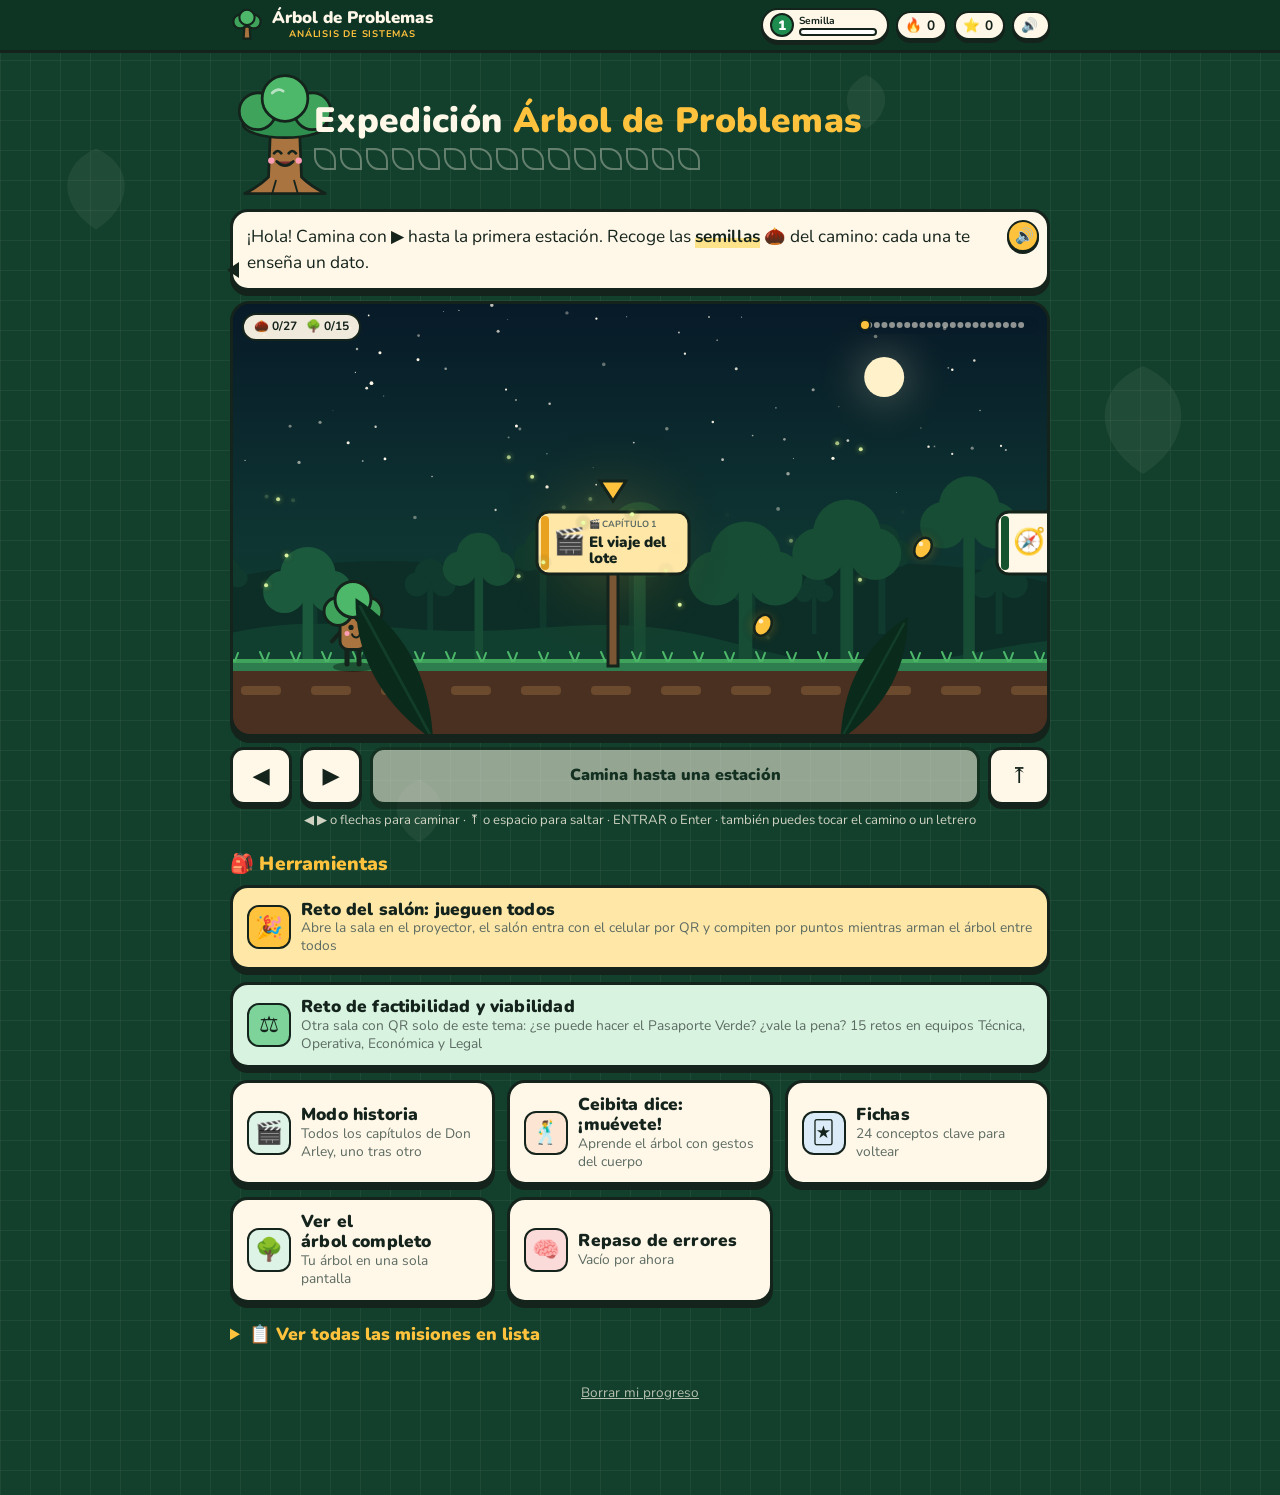
<file: index.html>
<!doctype html>
<html lang="es">
<head>
<meta charset="utf-8">
<link rel="icon" href="favicon.svg" type="image/svg+xml">
<link rel="stylesheet" href="diagramas.css">
<link rel="stylesheet" href="factibilidad.css">
<meta name="viewport" content="width=device-width, initial-scale=1, viewport-fit=cover">
<meta name="description" content="Expedición Árbol de Problemas: un juego para entender el árbol de problemas del Pasaporte Verde del Predio Amazónico por actores, datos, procesos y control.">
<meta name="theme-color" content="#0E3424">
<title>Árbol de Problemas · Expedición</title>
<link rel="preconnect" href="https://fonts.googleapis.com">
<link rel="preconnect" href="https://fonts.gstatic.com" crossorigin>
<link rel="stylesheet" href="https://fonts.googleapis.com/css2?family=Nunito:ital,wght@0,400;0,600;0,700;0,800;0,900;1,400&display=swap">
<style>
/* Mundo: selva amazónica de noche. Todo lo que tocas es una "calcomanía" crema con borde de tinta y sombra dura.
   Los 4 componentes del sistema tienen color fijo en todo el juego: Actores verde, Datos azul, Procesos naranja, Control dorado. */
:root{
  --night:#12402C; --night2:#0E3424; --grid:rgba(255,247,232,.05);
  --paper:#FFF7E8; --paper2:#F3E8CF; --ink:#14231B; --muted:#5C6B62; --cream:#FFF7E8;
  --act:#1E8C4E; --act-bg:#DDF3E5; --dat:#2B7BB9; --dat-bg:#DCEBF8; --pro:#D0661C; --pro-bg:#FCE6D3; --con:#B88600; --con-bg:#FBF0C8;
  --efe:#E9A21F; --efe-bg:#FDF1D3; --env:#7C8A82; --env-bg:#ECEFED; --trunk:#14532D;
  --ok:#1C9A52; --ok-bg:#D8F2E2; --bad:#DA3832; --bad-bg:#FBDBDA; --gold:#FFC23D; --pink:#FF9DB5;
  --display:"Nunito",system-ui,sans-serif;
  --body:"Nunito",system-ui,-apple-system,"Segoe UI",sans-serif;
  --mono:"Nunito",system-ui,sans-serif;
  color-scheme:light;
}
*{box-sizing:border-box}
html,body{margin:0}
html{background:var(--night)}
body{background:var(--night);color:var(--cream);font-family:var(--body);font-size:17px;line-height:1.5;min-height:100vh;overflow-x:hidden;
  background-image:linear-gradient(var(--grid) 1px,transparent 1px),linear-gradient(90deg,var(--grid) 1px,transparent 1px);background-size:30px 30px}
[hidden]{display:none!important}
h1,h2,h3{font-family:var(--display);font-weight:900;letter-spacing:.01em;line-height:1.15;margin:0;text-wrap:balance}
p{margin:0}
b,strong{font-weight:700}
button{font:inherit;color:inherit}
:focus-visible{outline:3px solid var(--gold);outline-offset:3px;border-radius:8px}
.gut{padding-left:max(16px,env(safe-area-inset-left,0px));padding-right:max(16px,env(safe-area-inset-right,0px))}
.wrap{max-width:820px;margin:0 auto}
.muted{color:var(--muted)}
.center{text-align:center}

/* hojas de fondo */
.bg{position:fixed;inset:0;z-index:0;pointer-events:none;overflow:hidden}
.bg svg{position:absolute;fill:var(--cream);opacity:.06;animation:drift 28s ease-in-out infinite}
@keyframes drift{50%{transform:translateY(-30px) rotate(18deg)}}

/* calcomanías */
.paper{background:var(--paper);color:var(--ink);border:3px solid var(--ink);border-radius:20px;box-shadow:0 6px 0 var(--ink);padding:18px}
.btn{font-family:var(--display);font-weight:900;font-size:1.15rem;letter-spacing:.02em;background:var(--gold);color:var(--ink);border:3px solid var(--ink);border-radius:14px;padding:11px 20px;box-shadow:0 5px 0 var(--ink);cursor:pointer;transition:transform .08s,box-shadow .08s,filter .15s;display:inline-flex;align-items:center;gap:8px;justify-content:center;text-decoration:none}
.btn:hover:not(:disabled){filter:brightness(1.06)}
.btn:active:not(:disabled){transform:translateY(4px);box-shadow:0 1px 0 var(--ink)}
.btn.ghost{background:var(--paper)}
.btn.green{background:#7ED39A}
.btn.small{font-size:.95rem;padding:6px 12px;box-shadow:0 3px 0 var(--ink);border-radius:11px}
.btn.small:active:not(:disabled){transform:translateY(2px);box-shadow:0 1px 0 var(--ink)}
.btn:disabled{opacity:.45;cursor:default}
.eyebrow{font:700 .72rem var(--mono);letter-spacing:.1em;text-transform:uppercase}

/* HUD */
.hud{position:sticky;top:0;z-index:15;background:var(--night2);border-bottom:3px solid var(--ink);padding-top:env(safe-area-inset-top,0px)}
.hin{max-width:820px;margin:0 auto;display:flex;align-items:center;gap:7px;flex-wrap:wrap;padding-block:8px}
.logo{display:flex;align-items:center;gap:8px;background:none;border:0;cursor:pointer;padding:0;margin-right:auto;color:var(--cream)}
.logo svg{width:34px;height:34px}
.logo .lt{font-family:var(--display);font-weight:900;font-size:1.05rem;line-height:1}
.logo .lt small{display:block;font:700 .6rem var(--mono);letter-spacing:.08em;color:var(--gold)}
.chip{display:inline-flex;align-items:center;gap:5px;background:var(--paper);color:var(--ink);border:2.5px solid var(--ink);border-radius:999px;padding:3px 10px 3px 7px;font:700 .85rem var(--mono);font-variant-numeric:tabular-nums;white-space:nowrap;box-shadow:0 3px 0 var(--ink)}
button.chip{cursor:pointer}
button.chip:active{transform:translateY(2px);box-shadow:0 1px 0 var(--ink)}
.lvl .badge{width:24px;height:24px;border-radius:50%;background:var(--act);color:#fff;border:2.5px solid var(--ink);display:grid;place-items:center;font-family:var(--display);font-weight:900;font-size:.85rem}
.lvl .info{display:grid;line-height:1.1}
.lvl .rank{font:700 .64rem var(--body);max-width:96px;white-space:nowrap;overflow:hidden;text-overflow:ellipsis}
.xpbar{width:78px;height:8px;border:2px solid var(--ink);border-radius:99px;background:#fff;overflow:hidden}
.xpbar i{display:block;height:100%;background:var(--act);transition:width .5s}
.flame.hot{background:#FFD9B8}
.flame.hot .fi{display:inline-block;animation:flick .5s ease-in-out infinite alternate}
@keyframes flick{to{transform:scale(1.18) rotate(-6deg)}}
.chip.run{background:#CDEFD8}
.chip.brk{background:#FFE0EA}

main{position:relative;z-index:1;padding-top:18px;padding-bottom:90px}

/* Ceibita y burbuja */
.talk{display:grid;grid-template-columns:96px 1fr;gap:10px;align-items:end;margin-bottom:14px}
.ceiba{width:96px;height:112px;overflow:visible}
.ceiba .crown{transform-origin:60px 60px;animation:sway 4s ease-in-out infinite}
@keyframes sway{50%{transform:rotate(-3deg)}}
.bubble{position:relative;background:var(--paper);color:var(--ink);border:3px solid var(--ink);border-radius:18px 18px 18px 4px;box-shadow:0 5px 0 var(--ink);padding:12px 46px 12px 14px;font-size:1.08rem;min-height:56px}
.bubble::before{content:"";position:absolute;left:-14px;bottom:10px;border:8px solid transparent;border-right:12px solid var(--ink)}
.bubble b{background:linear-gradient(transparent 55%,#FFE38A 55%)}
.spk{position:absolute;right:8px;top:8px;width:32px;height:32px;border-radius:50%;border:2.5px solid var(--ink);background:var(--gold);cursor:pointer;display:grid;place-items:center;font-size:.95rem;box-shadow:0 2px 0 var(--ink)}
.w{opacity:0;animation:win .3s forwards}
@keyframes win{to{opacity:1}}

.card{margin-bottom:16px}
.card h3{font-size:1.3rem;margin-bottom:8px}
.card p+p{margin-top:8px}
.pop{animation:pop .35s cubic-bezier(.2,1.4,.4,1)}
@keyframes pop{from{transform:scale(.94);opacity:0}}
.act{display:flex;gap:10px;justify-content:center;flex-wrap:wrap;margin-top:6px}

/* piezas de contenido */
.big{font-family:var(--display);font-weight:900;font-size:1.3rem;line-height:1.25;color:var(--trunk)}
.quote{border-left:6px solid var(--gold);background:#FFF1C9;padding:10px 12px;border-radius:0 12px 12px 0;font-weight:700}
.trunkbox{background:var(--trunk);color:#fff;border:3px solid var(--ink);outline:3px solid var(--gold);outline-offset:-7px;border-radius:14px;padding:14px 16px;font-family:var(--display);font-weight:900;font-size:1.15rem;line-height:1.3}
.rows{display:grid;gap:6px}
.rows .r{display:grid;grid-template-columns:minmax(110px,32%) 1fr;gap:10px;padding:8px 10px;border-radius:10px;background:#fff;border:2px solid #E3D9C2;font-size:.97rem}
.rows .r b{color:var(--ink)}
.rows .r.c-act{border-left:7px solid var(--act)} .rows .r.c-dat{border-left:7px solid var(--dat)} .rows .r.c-pro{border-left:7px solid var(--pro)} .rows .r.c-con{border-left:7px solid var(--con)} .rows .r.c-efe{border-left:7px solid var(--efe)} .rows .r.c-env{border-left:7px solid var(--env)} .rows .r.c-trk{border-left:7px solid var(--trunk)}
.rows .r.hl{background:#FFF1C9;border-color:var(--gold)}
.li{margin:4px 0 0;padding-left:20px}
.li li{margin:3px 0}
.flow{display:flex;flex-wrap:wrap;align-items:center;gap:6px;margin:6px 0}
.flow span{background:#fff;border:2.5px solid var(--ink);border-radius:10px;padding:5px 9px;font-weight:700;font-size:.92rem}
.flow span:last-child{background:var(--act);color:#fff}
.flow.plain span:last-child{background:#fff;color:var(--ink)}
.flow i{font-style:normal;font-weight:700;color:var(--muted)}
.cmp{display:grid;grid-template-columns:repeat(2,1fr);gap:8px}
@media(min-width:640px){.cmp{grid-template-columns:repeat(4,1fr)}}
.cmp div{border-radius:12px;padding:9px 10px;border:2.5px solid var(--ink);font-size:.92rem;line-height:1.3}
.cmp div b{display:block;font-family:var(--display);font-weight:900;font-size:1.05rem;color:#fff;margin:-9px -10px 6px;padding:5px 10px;border-radius:9px 9px 0 0}
.k-act{background:var(--act-bg)} .k-act b{background:var(--act)}
.k-dat{background:var(--dat-bg)} .k-dat b{background:var(--dat)}
.k-pro{background:var(--pro-bg)} .k-pro b{background:var(--pro)}
.k-con{background:var(--con-bg)} .k-con b{background:var(--con)}
.tag{display:inline-block;color:#fff;border-radius:7px;padding:0 7px;font-weight:700;font-size:.9em}
.t-act{background:var(--act)} .t-dat{background:var(--dat)} .t-pro{background:var(--pro)} .t-con{background:var(--con)} .t-efe{background:var(--efe);color:var(--ink)} .t-env{background:var(--env)}
.two{display:grid;grid-template-columns:1fr 1fr;gap:8px}
.two>div{border:2.5px solid var(--ink);border-radius:12px;padding:9px 10px;font-size:.93rem}
.two .yes{background:var(--ok-bg)} .two .no{background:#EEE7F6}
.howto{display:grid;gap:8px;margin:6px 0 10px}
.howto div{display:flex;gap:10px;align-items:center;background:#fff;border:2px solid #E3D9C2;border-radius:12px;padding:8px 10px}
.howto div b{flex:none;width:30px;height:30px;border-radius:50%;background:var(--gold);border:2.5px solid var(--ink);display:grid;place-items:center;font-family:var(--display);font-weight:900}
.treepic{display:grid;gap:6px;text-align:center;font-weight:700}
.treepic div{border:2.5px solid var(--ink);border-radius:12px;padding:8px}
.tp-copa{background:var(--efe-bg)} .tp-tronco{background:var(--trunk);color:#fff} .tp-raiz{background:var(--act-bg)} .tp-suelo{background:var(--env-bg);border-style:dashed!important}
.treepic small{display:block;font-weight:400}
.dik{display:flex;gap:6px;align-items:center;flex-wrap:wrap}
.dik span{flex:1;min-width:100px;text-align:center;border:2.5px solid var(--dat);border-radius:10px;padding:7px;background:var(--dat-bg);font-weight:700;font-size:.92rem}
.dik span.x{border-color:var(--bad);border-style:dashed;background:#fff;color:var(--bad)}
.dik i{font-style:normal;font-weight:700}
.eps{display:grid;grid-template-columns:1fr auto 1fr auto 1fr;gap:6px;align-items:stretch;font-size:.88rem}
.eps>div{border:2.5px solid var(--ink);border-radius:10px;padding:7px}
.eps .ar{border:0;display:grid;place-items:center;font-weight:700;padding:0}
.eps h4{margin:0 0 3px;font:700 .72rem var(--mono);letter-spacing:.08em}
.eps .e{background:var(--dat-bg)} .eps .p{background:var(--pro-bg)} .eps .s{background:var(--efe-bg)}
.ctl{margin-top:8px;border:2.5px solid var(--ink);border-radius:10px;padding:7px;background:var(--con-bg);text-align:center;font-size:.9rem}
@media(max-width:560px){.eps{grid-template-columns:1fr}.eps .ar{transform:rotate(90deg);height:18px}}

/* mapa */
.hero{display:grid;grid-template-columns:110px 1fr;gap:12px;align-items:center;margin-bottom:16px}
.hero .ceiba{width:110px;height:128px}
.title{font-size:clamp(1.8rem,7vw,2.6rem);color:var(--cream)}
.title em{font-style:normal;color:var(--gold)}
.leaves{display:flex;gap:4px;flex-wrap:wrap;margin-top:8px}
.leaves i{width:22px;height:22px;border-radius:0 60% 0 60%;border:2px solid var(--cream);opacity:.35}
.leaves i.on{background:#7ED39A;border-color:var(--ink);opacity:1}
.sect{font-family:var(--display);font-weight:900;font-size:1.2rem;margin:22px 0 10px;color:var(--gold)}
.grid{display:grid;grid-template-columns:repeat(auto-fill,minmax(230px,1fr));gap:12px}
.mcard{position:relative;text-align:left;background:var(--paper);color:var(--ink);border:3px solid var(--ink);border-radius:18px;box-shadow:0 5px 0 var(--ink);padding:12px 14px;cursor:pointer;display:grid;grid-template-columns:44px 1fr;gap:10px;align-items:center;transition:transform .08s,box-shadow .08s}
.mcard:active{transform:translateY(4px);box-shadow:0 1px 0 var(--ink)}
.mcard .ic{width:44px;height:44px;border-radius:12px;border:2.5px solid var(--ink);display:grid;place-items:center;font-size:1.4rem;background:var(--c,#fff)}
.mcard h3{font-size:1.08rem}
.mcard p{font-size:.86rem;color:var(--muted);line-height:1.3}
.mcard .st{font-size:.95rem;letter-spacing:1px;color:#C9A13E}
.mcard .nx{position:absolute;top:-11px;right:10px;background:var(--gold);border:2.5px solid var(--ink);border-radius:99px;font:700 .68rem var(--mono);padding:2px 8px;animation:bob 1.4s ease-in-out infinite}
@keyframes bob{50%{transform:translateY(-3px)}}
.mcard.done{background:#F1FAF3}
.mcard.boss{grid-column:1/-1;background:#FFE7A8}
.mcard .num{font:700 .66rem var(--mono);color:var(--muted);letter-spacing:.08em}
.linkbtn{background:none;border:0;color:var(--cream);opacity:.7;text-decoration:underline;cursor:pointer;font-size:.85rem}

/* minijuegos */
.gtitle{margin-bottom:12px}
.gtitle h3{font-size:1.45rem;color:var(--cream)}
.gtitle p{opacity:.85}
.pool{display:flex;flex-wrap:wrap;gap:8px;margin-bottom:14px;min-height:20px}
.tile{background:var(--paper);color:var(--ink);border:2.5px solid var(--ink);border-radius:12px;padding:8px 11px;box-shadow:0 3px 0 var(--ink);cursor:pointer;font-weight:700;font-size:.95rem;text-align:left;line-height:1.25;transition:transform .08s}
.tile.sel{background:var(--gold);transform:translateY(-3px)}
.tile.okk{background:var(--ok-bg);box-shadow:none;cursor:default}
.tile.gone{display:none}
.buckets{display:grid;gap:10px;grid-template-columns:repeat(2,1fr)}
@media(min-width:700px){.buckets.b4{grid-template-columns:repeat(4,1fr)}.buckets.b3{grid-template-columns:repeat(3,1fr)}.buckets.b5{grid-template-columns:repeat(5,1fr)}}
.bucket{background:var(--bg,#fff);border:3px solid var(--ink);border-radius:16px;min-height:96px;cursor:pointer;display:flex;flex-direction:column;box-shadow:0 4px 0 var(--ink);color:var(--ink)}
.bucket .bh{background:var(--c);color:#fff;font-family:var(--display);font-weight:900;padding:6px 10px;border-radius:12px 12px 0 0;font-size:1rem}
.bucket .bin{padding:6px;display:flex;flex-direction:column;gap:5px}
.bucket .bin .tile{font-size:.8rem;padding:5px 7px;box-shadow:none}
.bucket.hint{animation:glow .8s ease-in-out 3}
@keyframes glow{50%{box-shadow:0 0 0 6px var(--gold)}}
.shake{animation:shake .35s}
@keyframes shake{25%{transform:translateX(-6px)}75%{transform:translateX(6px)}}
.fb{min-height:1.6em;text-align:center;font-weight:700;margin:12px 0 4px}
.fb.good{color:#9BF0B8} .fb.bad{color:#FFB3B0}
.line{list-style:none;padding:0;margin:0 0 14px;display:grid;gap:6px;counter-reset:n}
.line li{counter-increment:n;background:var(--ok-bg);color:var(--ink);border:2.5px solid var(--ink);border-radius:12px;padding:7px 10px 7px 40px;position:relative;font-weight:700;animation:pop .3s}
.line li::before{content:counter(n);position:absolute;left:8px;top:50%;transform:translateY(-50%);width:24px;height:24px;border-radius:50%;background:var(--act);color:#fff;display:grid;place-items:center;font-family:var(--display);font-weight:900;font-size:.85rem}
.line.empty::after{content:"Toca la primera tarjeta…";opacity:.6;font-style:italic}
.match{display:grid;grid-template-columns:1fr 1fr;gap:10px}
.match .col{display:grid;gap:8px;align-content:start}
.match .tile{width:100%}
.match .tile.okk{opacity:.75}
.tfcard{text-align:center;font-size:1.2rem;font-weight:700;padding:26px 18px}
.tfbtns{display:grid;grid-template-columns:1fr 1fr;gap:10px;margin-top:12px}

/* batalla */
.arena{display:grid;grid-template-columns:110px 1fr;gap:12px;align-items:center;margin-bottom:14px}
.mon{width:110px;height:100px;overflow:visible}
.mon.hit{animation:hit .4s}
@keyframes hit{30%{transform:translateX(10px) rotate(8deg);filter:brightness(1.6)}}
.mon.ko{animation:ko .8s forwards}
@keyframes ko{to{transform:translateY(40px) rotate(90deg);opacity:0}}
.mname{font-family:var(--display);font-weight:900;font-size:1.25rem}
.hp{height:16px;border:3px solid var(--ink);border-radius:99px;background:#fff;overflow:hidden;margin:6px 0}
.hp i{display:block;height:100%;background:linear-gradient(90deg,#E8533F,#F28C38);transition:width .4s}
.hearts{font-size:1.25rem;letter-spacing:2px}
.combo{font:700 .8rem var(--mono);color:var(--gold)}
.qbox{margin-bottom:12px}
.qbox .q{font-size:1.15rem;font-weight:700}
.opts{display:grid;gap:8px}
.opt{text-align:left;background:#fff;border:3px solid var(--ink);border-radius:14px;padding:10px 12px;box-shadow:0 4px 0 var(--ink);cursor:pointer;font-weight:700;font-size:1rem;color:var(--ink);line-height:1.3}
.opt:active:not(:disabled){transform:translateY(3px);box-shadow:0 1px 0 var(--ink)}
.opt.right{background:var(--ok-bg);border-color:var(--ok)}
.opt.wrong{background:var(--bad-bg);border-color:var(--bad)}
.opt:disabled{cursor:default}
.why{margin-top:10px;border-radius:12px;padding:10px 12px;font-size:.98rem;border:2.5px solid var(--ink)}
.why.good{background:var(--ok-bg)} .why.bad{background:var(--bad-bg)}
.float{position:fixed;z-index:70;pointer-events:none;font-family:var(--display);font-weight:900;font-size:1.3rem;color:var(--gold);-webkit-text-stroke:1px var(--ink);animation:up 1s forwards}
@keyframes up{to{transform:translateY(-50px);opacity:0}}

.mtop{display:flex;align-items:center;gap:10px;margin-bottom:14px}
.dots{display:flex;gap:5px;flex-wrap:wrap}
.dots i{width:11px;height:11px;border-radius:50%;border:2px solid var(--cream);opacity:.4}
.dots i.on{background:var(--gold);border-color:var(--ink);opacity:1}
.dots i.cur{background:var(--cream);opacity:1;transform:scale(1.25)}

/* overlay, toast, confeti */
.ov{position:fixed;inset:0;z-index:50;background:rgba(10,30,20,.72);display:grid;place-items:center;padding:16px}
.ov .paper{max-width:460px;width:100%;max-height:88vh;overflow:auto;animation:pop .35s cubic-bezier(.2,1.4,.4,1)}
.ov h2{font-size:1.7rem;margin-bottom:6px}
.toast{position:fixed;left:50%;bottom:22px;transform:translateX(-50%);z-index:55;background:var(--paper);color:var(--ink);border:3px solid var(--ink);border-radius:14px;box-shadow:0 4px 0 var(--ink);padding:9px 14px;font-weight:700;max-width:92vw;animation:pop .3s}
.confetti{position:fixed;inset:0;pointer-events:none;z-index:60;overflow:hidden}
.confetti i{position:absolute;top:-14px;width:9px;height:14px;border-radius:2px;animation:fall 1.9s ease-in forwards}
@keyframes fall{to{transform:translate(var(--x),105vh) rotate(720deg)}}
.seg{display:flex;gap:6px;flex-wrap:wrap;margin:6px 0 12px}
.seg button{border:2.5px solid var(--ink);border-radius:10px;background:#fff;padding:6px 12px;cursor:pointer;font-weight:700}
.seg button.on{background:var(--gold)}
input[type=range]{width:100%;accent-color:var(--act)}

/* fichas */
.flip{perspective:900px;cursor:pointer;min-height:150px}
.flip .in{position:relative;width:100%;min-height:150px;transition:transform .5s;transform-style:preserve-3d}
.flip.on .in{transform:rotateY(180deg)}
.flip .f,.flip .b{position:absolute;inset:0;backface-visibility:hidden;border:3px solid var(--ink);border-radius:16px;box-shadow:0 4px 0 var(--ink);padding:12px;display:grid;place-items:center;text-align:center;color:var(--ink)}
.flip .f{background:var(--paper);font-family:var(--display);font-weight:900;font-size:1.25rem}
.flip .b{background:var(--act-bg);transform:rotateY(180deg);font-size:.95rem;line-height:1.35}
.fgrid{display:grid;grid-template-columns:repeat(auto-fill,minmax(220px,1fr));gap:12px}

/* exposición */
.expo .stepn{font:700 .75rem var(--mono);letter-spacing:.1em;color:var(--muted)}
.expo .say{font-size:1.18rem;line-height:1.5;font-style:italic;margin:8px 0}
.keys{display:grid;gap:7px;margin:10px 0}
.keys span{background:#fff;border:2.5px solid var(--ink);border-radius:10px;padding:8px 10px;font-weight:700}
.clock{font:700 2rem var(--mono);text-align:center}
.clock small{font-size:.9rem;color:var(--muted)}
.prog{height:10px;border:2.5px solid var(--ink);border-radius:99px;background:#fff;overflow:hidden;margin:6px 0 12px}
.prog i{display:block;height:100%;background:var(--act);transition:width .3s}

/* ===== mundo para caminar ===== */
.world{position:relative;border:3px solid var(--ink);border-radius:20px;overflow:hidden;box-shadow:0 6px 0 var(--ink);background:#071A28;touch-action:none;user-select:none;-webkit-user-select:none}
.world canvas{display:block;width:100%;height:min(58vh,430px);cursor:pointer}
.pad{display:grid;grid-template-columns:62px 62px 1fr 62px;gap:8px;margin-top:10px}
.pad button{height:58px;border:3px solid var(--ink);border-radius:14px;background:var(--paper);color:var(--ink);box-shadow:0 4px 0 var(--ink);font-size:1.4rem;cursor:pointer;touch-action:none;user-select:none;-webkit-user-select:none}
.pad button:active,.pad button.on{transform:translateY(3px);box-shadow:0 1px 0 var(--ink)}
.pad .go{background:var(--gold);font-family:var(--display);font-weight:900;font-size:1rem;padding:0 8px;line-height:1.1}
.pad .go:disabled{opacity:.55;background:var(--paper)}
.whelp{font-size:.82rem;opacity:.8;text-align:center;margin-top:6px}
details.lst summary{cursor:pointer;font-family:var(--display);font-weight:900;color:var(--gold);font-size:1.1rem;margin:18px 0 10px}
.fact{position:fixed;left:50%;top:78px;transform:translateX(-50%);z-index:56;width:min(92vw,520px);background:#FFF1C9;color:var(--ink);border:3px solid var(--ink);border-radius:16px;box-shadow:0 5px 0 var(--ink);padding:10px 14px;font-weight:700;animation:pop .35s}
.fact small{display:block;font:700 .7rem var(--mono);color:#9A6B00;letter-spacing:.08em}

/* ===== minijuegos de acción ===== */
.gcv{position:relative;border:3px solid var(--ink);border-radius:18px;overflow:hidden;box-shadow:0 5px 0 var(--ink);touch-action:none;background:#0B2A3A}
.gcv canvas{display:block;width:100%;height:min(58vh,420px);cursor:none}
.gcv.lluvia canvas{height:min(64vh,480px);cursor:pointer}
.gstat{display:flex;justify-content:space-between;align-items:center;gap:8px;flex-wrap:wrap;margin:8px 2px;font:700 .95rem var(--mono)}
.mem{display:grid;grid-template-columns:repeat(3,1fr);gap:8px}
@media(min-width:620px){.mem{grid-template-columns:repeat(4,1fr)}}
.mc{min-height:96px;border:3px solid var(--ink);border-radius:14px;background:var(--act);color:#fff;box-shadow:0 4px 0 var(--ink);cursor:pointer;font-weight:700;font-size:.9rem;padding:8px;display:grid;place-items:center;text-align:center;line-height:1.25;transition:background .2s}
.mc .t{display:none}.mc .bk{font-size:1.9rem}
.mc.up,.mc.got{background:var(--paper);color:var(--ink);animation:pop .3s}
.mc.up .t,.mc.got .t{display:block}.mc.up .bk,.mc.got .bk{display:none}
.mc.got{background:var(--ok-bg);cursor:default;box-shadow:none}
.mc.a .t{font-family:var(--display);font-weight:900;font-size:1.05rem}
.speed .stmt{font-size:1.12rem;font-weight:700}
.speed .ans{display:block;margin-top:8px;font-size:1.05rem;background:#FFF1C9;border:2.5px dashed var(--ink);border-radius:10px;padding:8px}
.tbar{height:12px;border:3px solid var(--ink);border-radius:99px;background:#fff;overflow:hidden}
.tbar i{display:block;height:100%;width:100%;background:linear-gradient(90deg,#1E8C4E,#FFC23D);transition:width .2s linear}

/* ===== construir el árbol ===== */
.build{display:grid;gap:8px;grid-template-columns:minmax(0,1fr)}
.zone{border:3px dashed var(--ink);border-radius:14px;padding:6px;min-height:58px;color:var(--ink);background:var(--bg,#fff);transition:transform .1s;cursor:pointer}
.zone .zh{font:700 .66rem var(--mono);letter-spacing:.04em;display:flex;justify-content:space-between;gap:4px;color:var(--c,#14231B)}
.zone .zin{display:flex;flex-direction:column;gap:4px;margin-top:4px}
.zone .zin span{background:#fff;border:2px solid var(--ink);border-radius:8px;padding:3px 6px;font-size:.72rem;font-weight:700;line-height:1.2;animation:pop .3s}
.zone.over{transform:scale(1.03);border-style:solid;box-shadow:0 0 0 4px var(--gold)}
.zone.full{border-style:solid}
.zone.hint{animation:glow .8s ease-in-out 3}
.zrow{display:grid;grid-template-columns:repeat(4,minmax(0,1fr));gap:6px}
.zrow .zone{min-width:0}
.zone .zh{flex-wrap:wrap;overflow-wrap:anywhere}
.btrunk{background:var(--trunk);color:#fff;border:3px solid var(--ink);border-radius:14px;padding:8px 10px;font-family:var(--display);font-weight:900;font-size:.92rem;text-align:center;line-height:1.25}
.tray{position:sticky;bottom:8px;z-index:5;display:grid;gap:8px;background:rgba(14,52,36,.94);border:3px solid var(--ink);border-radius:16px;padding:8px;margin-top:10px}
.tray .tile{touch-action:none;cursor:grab;width:100%}
.ghost:not(.btn){position:fixed;z-index:80;pointer-events:none;transform:translate(-50%,-70%) rotate(-3deg);max-width:260px;opacity:.95}

/* ===== teatro de la exposición ===== */
.stage{position:relative;border:3px solid var(--ink);border-radius:20px;overflow:hidden;box-shadow:0 6px 0 var(--ink);padding:22px 14px 18px;background:radial-gradient(ellipse at 50% 0%,rgba(255,240,180,.42),transparent 62%),linear-gradient(#2a1033,#14081a);color:var(--cream)}
.stage::before,.stage::after{content:"";position:absolute;top:0;bottom:0;width:30px;background:repeating-linear-gradient(90deg,#9d1d2c 0 9px,#7a1220 9px 16px);box-shadow:inset -6px 0 10px rgba(0,0,0,.35)}
.stage::before{left:0}.stage::after{right:0;transform:scaleX(-1)}
.stage>*{position:relative;z-index:1;margin-left:24px;margin-right:24px}
.stage h2{font-size:clamp(1.5rem,6vw,2.2rem);text-align:center;color:var(--gold)}
.sgrid{display:grid;gap:10px;margin-top:14px}
.scard{display:grid;grid-template-columns:42px 1fr auto;gap:10px;align-items:center;text-align:left;background:var(--paper);color:var(--ink);border:3px solid var(--ink);border-radius:16px;box-shadow:0 4px 0 var(--ink);padding:10px 12px;cursor:pointer}
.scard:active{transform:translateY(3px);box-shadow:0 1px 0 var(--ink)}
.scard .ic{font-size:1.6rem;text-align:center}
.scard h3{font-size:1.05rem}.scard p{font-size:.82rem;color:var(--muted);line-height:1.3}
.scard .st{color:#C9A13E;letter-spacing:1px;white-space:nowrap}
.mic{display:grid;gap:8px}
.chips{display:flex;flex-wrap:wrap;gap:6px}
.chips button{border:2.5px solid var(--ink);border-radius:99px;background:#fff;padding:5px 11px;font-weight:700;font-size:.86rem;cursor:pointer;color:var(--ink)}
.chips button.hit{background:#7ED39A;animation:pop .3s}
.live{min-height:2.6em;font-style:italic;color:var(--muted);font-size:.9rem;background:#fff;border:2px dashed #CDBF9F;border-radius:10px;padding:6px 9px;max-height:7em;overflow:auto}
.btn.rec{background:#FF8A80}
.btn .dot{display:inline-block;width:12px;height:12px;border-radius:50%;background:#C62828;animation:blink 1s infinite}
@keyframes blink{50%{opacity:.2}}
.prompter{font-size:1.18rem;line-height:1.55;font-weight:700;color:var(--ink)}
.prompter .fd{color:#7A705C;letter-spacing:.04em}
.breath{width:170px;height:170px;margin:14px auto;border-radius:50%;background:radial-gradient(circle,#7ED39A,#1E8C4E);border:4px solid var(--ink);display:grid;place-items:center;font-family:var(--display);font-weight:900;font-size:1.3rem;color:#fff;transform:scale(.6);transition:transform 4s ease-in-out}
.breath.in{transform:scale(1)}
.ptree{display:grid;gap:6px;margin-top:10px}
.ptree button{border:3px solid var(--ink);border-radius:12px;font-weight:700;cursor:pointer;padding:12px 6px;font-size:.92rem;color:var(--ink);box-shadow:0 3px 0 var(--ink)}
.ptree .r4{display:grid;grid-template-columns:repeat(4,1fr);gap:6px}
.pz-copa{background:var(--efe-bg)}.pz-tronco{background:var(--trunk);color:#fff!important}.pz-suelo{background:var(--env-bg);border-style:dashed!important}
.pz-act{background:var(--act-bg)}.pz-dat{background:var(--dat-bg)}.pz-pro{background:var(--pro-bg)}.pz-con{background:var(--con-bg)}
.ptree button.right{outline:5px solid var(--ok)}.ptree button.wrong{outline:5px solid var(--bad)}
.simon{text-align:center}
.simon .gest{font-size:4.5rem;line-height:1.1;margin:6px 0}
.simon .says{font-family:var(--display);font-weight:900;font-size:1.7rem}
.cert{text-align:center;border:6px double #C9A13E!important;background:linear-gradient(#FFFBEF,#FFF1C9)!important}
.cert h2{color:var(--trunk)}
#fw{position:fixed;inset:0;z-index:58;pointer-events:none}
.crowd{font-size:1.8rem;text-align:center;letter-spacing:4px;animation:bob .6s ease-in-out infinite}
.big3{font-family:var(--display);font-weight:900;font-size:5rem;line-height:1;text-align:center;color:var(--ink)}

.cine{position:fixed;inset:0;z-index:95;background:#06120E;animation:cineEntra .55s cubic-bezier(.6,0,.3,1) both}
.cine.sale{animation:cineSale .35s ease both}
.cine iframe{display:block;width:100%;height:100%;border:0}
@keyframes cineEntra{from{clip-path:circle(0% at 50% 50%)}to{clip-path:circle(80% at 50% 50%)}}
@keyframes cineSale{to{opacity:0}}
.leyendo{position:relative;z-index:2;box-shadow:0 0 0 4px #FFC23D,0 0 26px rgba(255,194,61,.6)!important;border-radius:12px;transform:scale(1.015);transition:box-shadow .25s,transform .25s}
@media (prefers-reduced-motion:reduce){*,*::before,*::after{animation:none!important;transition:none!important}.w{opacity:1}}

/* enlazar: hilos SVG entre tarjetas y grupos */
.enlazar{position:relative;display:grid;grid-template-columns:1fr .8fr;gap:clamp(40px,10vw,120px);align-items:center;min-height:300px;padding:6px 0}
.enlazar .hilos{position:absolute;inset:0;width:100%;height:100%;pointer-events:none;overflow:visible;z-index:3}
.ecol{display:grid;gap:10px;align-content:center}
.ecarta{position:relative;width:100%;touch-action:none;cursor:grab;animation:entraCarta .4s cubic-bezier(.22,1,.36,1) both}
.ecarta:nth-child(2){animation-delay:.05s}.ecarta:nth-child(3){animation-delay:.1s}.ecarta:nth-child(4){animation-delay:.15s}
@keyframes entraCarta{from{opacity:0;transform:translateX(-14px);filter:blur(4px)}}
.ecarta .pto,.socket .pto{position:absolute;top:50%;width:14px;height:14px;margin-top:-7px;border-radius:50%;background:var(--gold);border:2.5px solid var(--ink)}
.ecarta .pto{right:-9px}.socket .pto{left:-9px;background:var(--c)}
.ecarta.viaja{transition:transform .5s cubic-bezier(.65,0,.35,1),opacity .5s;transform:translate(var(--vx),var(--vy)) scale(.4);opacity:0}
.socket{position:relative;display:flex;align-items:center;gap:8px;justify-content:space-between;width:100%;min-height:64px;padding:10px 14px 10px 18px;border:3px solid var(--ink);border-radius:16px;background:var(--bg);color:var(--ink);font:inherit;font-weight:900;text-align:left;cursor:pointer;box-shadow:0 4px 0 var(--ink);transition:transform .15s cubic-bezier(.22,1,.36,1)}
.socket b{color:var(--c)}
.socket .n{min-width:30px;height:30px;border-radius:99px;display:grid;place-items:center;background:var(--c);color:#fff;font-size:.9rem}
.socket.over{transform:scale(1.04);outline:4px solid var(--gold)}
.socket.pista{outline:4px dashed var(--ok)}
.socket.recibe{animation:recibe .45s cubic-bezier(.34,1.56,.64,1)}
@keyframes recibe{40%{transform:scale(1.07)}}
.hilo{fill:none;stroke:var(--gold);stroke-width:5;stroke-linecap:round}
.hilo.tirando{stroke-dasharray:2 10;animation:corre .5s linear infinite}
@keyframes corre{to{stroke-dashoffset:-24}}
.hilo.dibuja{stroke-dasharray:1200;stroke-dashoffset:1200;animation:traza .35s cubic-bezier(.22,1,.36,1) forwards}
@keyframes traza{to{stroke-dashoffset:0}}
.hilo.bien{stroke-width:7}
.hilo.mal{stroke:var(--bad);animation:tiembla .3s 2}
@keyframes tiembla{25%{transform:translateY(-4px)}75%{transform:translateY(4px)}}
.hilo.sale,.hilo.suelta{transition:opacity .3s;opacity:0}
.zone.recibe{animation:recibe .45s cubic-bezier(.34,1.56,.64,1)}
@media (max-width:560px){.enlazar{grid-template-columns:1fr .85fr;gap:34px}.socket{min-height:54px;padding:8px 10px 8px 14px;font-size:.85rem}.ecarta{font-size:.82rem}}
@media (prefers-reduced-motion:reduce){.ecarta,.ecarta.viaja,.socket.recibe,.zone.recibe,.hilo{animation:none!important;transition:none!important}}

/* armar: el tablero tiene forma de árbol */
.build.arbolito{justify-items:center;gap:10px}
.arbolito .capa{animation:entraCarta .45s cubic-bezier(.22,1,.36,1) both}
.arbolito .capa:nth-child(2){animation-delay:.06s}.arbolito .capa:nth-child(3){animation-delay:.12s}.arbolito .capa:nth-child(4){animation-delay:.18s}
.arbolito .capa.copa .zone{border-radius:999px 999px 26px 26px / 60px 60px 26px 26px;border-style:solid;background:radial-gradient(120% 140% at 50% 0%,#fff 0%,var(--bg) 55%);padding:10px 18px 8px;box-shadow:inset 0 -6px 0 rgba(0,0,0,.06)}
.arbolito .capa.copa .zone .zh{justify-content:center;gap:10px;font-size:.72rem}
.arbolito .ctronco{width:34%;min-width:170px;background:linear-gradient(90deg,#6B4426,#8A5A34 50%,#6B4426);border-radius:10px;padding:10px;position:relative}
.arbolito .capa.raiz .zone{border-radius:12px 12px 26px 26px;border-style:dashed}
.arbolito .zone.full{border-style:solid}

/* pausa, atrás y controles de voz */
.mtop{flex-wrap:wrap}
.btnPausa{background:var(--gold)}
/* En pausa el juego sigue a la vista (para explicar lo que se ve): solo un marco dorado y un aviso en la esquina. */
#capaPausa{position:fixed;inset:0;z-index:300;pointer-events:none;border:5px solid var(--gold);box-shadow:inset 0 0 0 2px var(--ink)}
.caja-pausa{position:absolute;right:14px;bottom:14px;pointer-events:auto;display:flex;align-items:center;gap:10px;background:var(--paper);color:var(--ink);border:3px solid var(--ink);border-radius:16px;box-shadow:0 5px 0 var(--ink);padding:8px 10px 8px 14px;max-width:calc(100vw - 28px);animation:pop .3s}
.caja-pausa b{font-size:1rem;white-space:nowrap}
.caja-pausa small{display:block;font-size:.75rem;opacity:.7}
body.pausado #step{pointer-events:none}
.voz-ctl{display:flex;gap:8px;justify-content:flex-end;margin:-4px 0 10px}
</style>
</head>
<body>
<div class="bg" aria-hidden="true">
  <svg style="left:4%;top:16%;width:90px" viewBox="0 0 100 100"><path d="M50 95 C10 70 5 25 50 5 C95 25 90 70 50 95Z"/></svg>
  <svg style="right:6%;top:40%;width:120px;animation-delay:-8s" viewBox="0 0 100 100"><path d="M50 95 C10 70 5 25 50 5 C95 25 90 70 50 95Z"/></svg>
  <svg style="left:30%;bottom:6%;width:70px;animation-delay:-15s" viewBox="0 0 100 100"><path d="M50 95 C10 70 5 25 50 5 C95 25 90 70 50 95Z"/></svg>
  <svg style="right:30%;top:8%;width:60px;animation-delay:-4s" viewBox="0 0 100 100"><path d="M50 95 C10 70 5 25 50 5 C95 25 90 70 50 95Z"/></svg>
</div>

<header class="hud gut">
  <div class="hin">
    <button class="logo" id="home" aria-label="Ir al mapa">
      <svg viewBox="0 0 40 40" aria-hidden="true"><g stroke="#14231B" stroke-width="2.5"><path d="M17 22 L16 36 L24 36 L23 22Z" fill="#A9743F"/><circle cx="12" cy="16" r="8" fill="#3FA35B"/><circle cx="28" cy="16" r="8" fill="#3FA35B"/><circle cx="20" cy="11" r="9" fill="#4DB86A"/></g></svg>
      <span class="lt">Árbol de Problemas<small>ANÁLISIS DE SISTEMAS</small></span>
    </button>
    <span class="chip lvl" title="Nivel"><span class="badge" id="lvlNum">1</span><span class="info"><span class="rank" id="rank">Semilla</span><span class="xpbar"><i id="xpfill"></i></span></span></span>
    <span class="chip flame" id="flame" title="Racha de respuestas correctas"><span class="fi">🔥</span><span id="streak">0</span></span>
    <span class="chip" title="Estrellas">⭐<span id="starsTot">0</span></span>
    <button class="chip" id="timer" hidden>⏱<span id="tlabel">25:00</span></button>
    <button class="chip" id="snd" title="Sonido">🔊</button>
  </div>
</header>

<main class="gut"><div class="wrap" id="view"></div></main>
<div class="ov" id="ov" hidden></div>

<script src="diagramas.js"></script>
<script src="factibilidad.js"></script>
<script>
/* ---------- pausa del juego ----------
   El botón ⏸ (o la tecla P) congela todo: las animaciones, los relojes de los minijuegos y la voz.
   ▶ Seguir lo reanuda donde iba. */
let PAUSADO=false;
const _raf=window.requestAnimationFrame.bind(window),_si=window.setInterval.bind(window),enEspera=[];
window.requestAnimationFrame=cb=>{if(PAUSADO){enEspera.push(cb);return -1}return _raf(cb)};
window.setInterval=(f,ms,...a)=>_si(()=>{if(!PAUSADO)f(...a)},ms);
function pausar(){
  if(PAUSADO)return;PAUSADO=true;
  try{speechSynthesis.pause()}catch(e){}
  const c=document.createElement('div');c.id='capaPausa';
  c.innerHTML='<div class="caja-pausa"><div><b>⏸ En pausa</b><small>Tecla P para seguir</small></div><button class="btn small" id="seguirPausa">▶ Seguir</button></div>';
  document.body.appendChild(c);document.body.classList.add('pausado');c.querySelector('#seguirPausa').onclick=reanudar;
  document.querySelectorAll('.btnPausa').forEach(b=>b.textContent='▶ Seguir');
}
function reanudar(){
  if(!PAUSADO)return;PAUSADO=false;
  try{speechSynthesis.resume()}catch(e){}
  const c=document.getElementById('capaPausa');if(c)c.remove();document.body.classList.remove('pausado');
  enEspera.splice(0).forEach(cb=>_raf(cb));
  document.querySelectorAll('.btnPausa').forEach(b=>b.textContent='⏸ Pausa');
}
const alternarPausa=()=>PAUSADO?reanudar():pausar();
// En pausa ninguna tecla mueve el juego; la P pausa o sigue.
addEventListener('keydown',e=>{
  const escribiendo=/INPUT|TEXTAREA/.test((document.activeElement||{}).tagName||'');
  if((e.key==='p'||e.key==='P')&&!escribiendo&&document.querySelector('.btnPausa')){e.preventDefault();e.stopImmediatePropagation();alternarPausa();return}
  if(PAUSADO){e.preventDefault();e.stopImmediatePropagation()}
},true);
/* ================= utilidades ================= */
const $=(s,el=document)=>el.querySelector(s), $$=(s,el=document)=>[...el.querySelectorAll(s)];
const shuffle=a=>{a=a.slice();for(let i=a.length-1;i>0;i--){const j=Math.random()*(i+1)|0;[a[i],a[j]]=[a[j],a[i]]}return a};
const pick=a=>a[Math.random()*a.length|0];
const fmt=t=>String(t).replace(/\*\*(.+?)\*\*/g,'<b>$1</b>');
const plain=h=>{const d=document.createElement('div');d.innerHTML=String(h||'').replace(/\*\*/g,'').replace(/<\/(div|li|p|h3|h4|span|b)>/g,'$&. ').replace(/<i>→<\/i>/g,', ');return d.textContent.replace(/\s+/g,' ').replace(/(\s*\.\s*){2,}/g,'. ').trim()};
const mm=s=>String(Math.floor(Math.max(0,s)/60)).padStart(2,'0')+':'+String(Math.max(0,s)%60).padStart(2,'0');

/* ================= estado ================= */
const KEY='arbol-sistemas-v1';
let S={xp:0,stars:{},err:[],streak:0,best:0,tts:true,fx:true,noise:'off',vol:.35,expoOk:0};
try{const r=localStorage.getItem(KEY);if(r)S=Object.assign(S,JSON.parse(r))}catch(e){}
function save(){try{localStorage.setItem(KEY,JSON.stringify(S))}catch(e){}}
S.seeds=S.seeds||[];S.noise='off';S.expo=S.expo||{};S.caps=S.caps||{};if(typeof S.px!=='number')S.px=120;

/* ================= sonido ================= */
let AC=null;
function ac(){try{AC=AC||new(window.AudioContext||window.webkitAudioContext)();if(AC.state==='suspended')AC.resume()}catch(e){return null}return AC}
function tone(kind){
  if(!S.fx)return;const a=ac();if(!a)return;
  const seq={ok:[[660,.08],[880,.13]],bad:[[230,.14],[170,.2]],tap:[[540,.04]],win:[[523,.1],[659,.1],[784,.1],[1047,.28]],lvl:[[392,.09],[523,.09],[659,.09],[784,.09],[1047,.32]],place:[[700,.05],[940,.07]],pop:[[190,.05],[120,.07]]}[kind]||[[440,.1]];
  let t=a.currentTime;
  seq.forEach(([f,d])=>{const o=a.createOscillator(),g=a.createGain();o.type=kind==='bad'?'square':'triangle';o.frequency.value=f;g.gain.setValueAtTime(.0001,t);g.gain.exponentialRampToValueAtTime(kind==='bad'?.07:.17,t+.01);g.gain.exponentialRampToValueAtTime(.0001,t+d);o.connect(g).connect(a.destination);o.start(t);o.stop(t+d+.03);t+=d*.9});
}
let NZ=null,NG=null;
function setNoise(kind){
  S.noise=kind;save();
  if(NZ){try{NZ.stop()}catch(e){}NZ=null}
  if(kind==='off')return;const a=ac();if(!a)return;
  const len=a.sampleRate*4,buf=a.createBuffer(1,len,a.sampleRate),d=buf.getChannelData(0);
  if(kind==='brown'){let last=0;for(let i=0;i<len;i++){const w=Math.random()*2-1;last=(last+.02*w)/1.02;d[i]=last*3.5}}
  else{let b0=0,b1=0,b2=0,b3=0,b4=0,b5=0,b6=0;for(let i=0;i<len;i++){const w=Math.random()*2-1;b0=.99886*b0+w*.0555179;b1=.99332*b1+w*.0750759;b2=.969*b2+w*.153852;b3=.8665*b3+w*.3104856;b4=.55*b4+w*.5329522;b5=-.7616*b5-w*.016898;d[i]=(b0+b1+b2+b3+b4+b5+b6+w*.5362)*.11;b6=w*.115926}}
  NZ=a.createBufferSource();NZ.buffer=buf;NZ.loop=true;NG=a.createGain();NG.gain.value=S.vol*.5;NZ.connect(NG).connect(a.destination);NZ.start();
}
function setVol(v){S.vol=v;save();if(NG)NG.gain.value=v*.5}
document.addEventListener('pointerdown',()=>{if(S.noise!=='off'&&!NZ)setNoise(S.noise)},{once:true});

/* voz en español */
const HAS_TTS='speechSynthesis' in window;let VOICE=null;
// Busco la voz más natural del computador: primero las neuronales ("Natural"/"Online", como Salome en Edge),
// y entre ellas, español de Colombia.
function pickVoice(){try{const vs=speechSynthesis.getVoices().filter(v=>/^es/i.test(v.lang));
  const p=v=>(/natural|online|neural/i.test(v.name)?100:0)+(/es[-_]CO/i.test(v.lang)?30:/es[-_](MX|US|419)/i.test(v.lang)?20:/es[-_]ES/i.test(v.lang)?10:0)+(/google/i.test(v.name)?15:0);
  VOICE=(S.vozNombre&&vs.find(v=>v.name===S.vozNombre))||vs.sort((a,b)=>p(b)-p(a))[0]||null}catch(e){}}
if(HAS_TTS){pickVoice();try{speechSynthesis.onvoiceschanged=pickVoice}catch(e){}}
// Voz calmada: un poco más lenta que lo normal para que se entienda bien.
function utter(t){t=String(t).replace(/[\u{1F000}-\u{1FAFF}\u{2600}-\u{27BF}\u{2B00}-\u{2BFF}\u{FE0F}\u{200D}]/gu,'').replace(/\s+/g,' ').trim();const u=new SpeechSynthesisUtterance(t);u.lang=VOICE?VOICE.lang:'es-CO';if(VOICE)u.voice=VOICE;u.rate=.93;u.pitch=1;return u}
function speak(t){if(!HAS_TTS||!t)return;try{hush();speechSynthesis.speak(utter(t))}catch(e){}}
function hush(){if(HAS_TTS)try{speechSynthesis.cancel()}catch(e){}document.querySelectorAll('.leyendo').forEach(x=>x.classList.remove('leyendo'))}
// Lectura iluminada: lee los bloques uno por uno y resalta el que está sonando (como karaoke).
function leerBloques(bloques){
  if(!HAS_TTS)return;hush();
  bloques.forEach(({el,texto})=>{if(!texto)return;const u=utter(texto);
    u.onstart=()=>{document.querySelectorAll('.leyendo').forEach(x=>x.classList.remove('leyendo'));if(el&&el.isConnected){el.classList.add('leyendo');el.scrollIntoView({block:'nearest',behavior:'smooth'})}};
    u.onend=()=>{if(el)el.classList.remove('leyendo')};
    try{speechSynthesis.speak(u)}catch(e){}});
}
// Parte una tarjeta en bloques que se leen por separado: filas, puntos de lista, cajas, párrafos.
function bloquesDe(card){
  if(!card)return[];
  const sel='.rows .r, li, .howto > div, .treepic > div, .cmp > div, .two > div, .simcard, .flow, .dik, .eps, .ctl, .quote, .trunkbox, .big, p, h3';
  const els=[...card.querySelectorAll(sel)];
  const fuera=els.filter(el=>!els.some(o=>o!==el&&o.contains(el)));
  return (fuera.length?fuera:[card]).map(el=>({el,texto:plain(el.innerHTML)})).filter(b=>b.texto);
}

/* ================= XP, niveles, efectos ================= */
const RANKS=['Semilla','Brote','Plántula','Arbusto','Árbol joven','Árbol frondoso','Ceiba','Guardián del bosque','Analista de sistemas','Analista experto'];
const PER=120, lvlOf=x=>1+Math.floor(x/PER);
function hud(){
  const l=lvlOf(S.xp);$('#lvlNum').textContent=l;$('#rank').textContent=RANKS[Math.min(l-1,RANKS.length-1)];
  $('#xpfill').style.width=(S.xp%PER/PER*100)+'%';$('#streak').textContent=S.streak;$('#flame').classList.toggle('hot',S.streak>=3);
  $('#starsTot').textContent=Object.values(S.stars).reduce((a,b)=>a+b,0);
}
function addXP(n,from){
  const before=lvlOf(S.xp);S.xp+=n;save();hud();
  if(from){const r=from.getBoundingClientRect();const f=document.createElement('div');f.className='float';f.textContent='+'+n+' XP';f.style.left=(r.left+r.width/2-30)+'px';f.style.top=(r.top-10)+'px';document.body.appendChild(f);setTimeout(()=>f.remove(),1000)}
  const l=lvlOf(S.xp);if(l>before){tone('lvl');burst(60);toast('¡Nivel '+l+'! Ahora eres '+RANKS[Math.min(l-1,RANKS.length-1)]+' 🌳')}
}
let toastT=null;
function toast(msg){$$('.toast').forEach(t=>t.remove());const t=document.createElement('div');t.className='toast';t.textContent=msg;document.body.appendChild(t);clearTimeout(toastT);toastT=setTimeout(()=>t.remove(),2800)}
function burst(n=40){
  if(matchMedia('(prefers-reduced-motion: reduce)').matches)return;
  const box=document.createElement('div');box.className='confetti';
  for(let i=0;i<n;i++){const p=document.createElement('i');p.style.left=Math.random()*100+'%';p.style.background=pick(['#FFC23D','#1E8C4E','#2B7BB9','#D0661C','#FF9DB5','#FFF7E8']);p.style.animationDelay=(Math.random()*.35)+'s';p.style.setProperty('--x',(Math.random()*220-110)+'px');box.appendChild(p)}
  document.body.appendChild(box);setTimeout(()=>box.remove(),2400);
}
function overlay(html,cls=''){const ov=$('#ov');ov.innerHTML='<div class="paper '+cls+'">'+html+'</div>';ov.hidden=false;return ov}
function closeOv(){const ov=$('#ov');ov.hidden=true;ov.innerHTML=''}
$('#ov').addEventListener('click',e=>{if(e.target.id==='ov'&&!$('#ov').dataset.lock)closeOv()});
function errAdd(id){if(!S.err.includes(id)){S.err.push(id);save()}}
function errDel(id){S.err=S.err.filter(x=>x!==id);save()}

/* ================= personajes ================= */
function ceiba(mood='happy'){
  const eyes={happy:'<path d="M48 90 Q52 85 56 90" fill="none"/><path d="M64 90 Q68 85 72 90" fill="none"/>',
    wow:'<circle cx="52" cy="89" r="4.5" fill="#14231B"/><circle cx="68" cy="89" r="4.5" fill="#14231B"/><circle cx="53.5" cy="87.5" r="1.4" fill="#fff" stroke="none"/><circle cx="69.5" cy="87.5" r="1.4" fill="#fff" stroke="none"/>',
    think:'<circle cx="53" cy="87" r="3.5" fill="#14231B"/><circle cx="69" cy="87" r="3.5" fill="#14231B"/>',
    sad:'<path d="M48 88 Q52 92 56 88" fill="none"/><path d="M64 88 Q68 92 72 88" fill="none"/>'}[mood];
  const mouth={happy:'<path d="M51 99 Q60 108 69 99" fill="#7A2E2E"/>',wow:'<ellipse cx="60" cy="102" rx="5" ry="6" fill="#7A2E2E"/>',think:'<path d="M53 102 H67" fill="none"/>',sad:'<path d="M52 105 Q60 98 68 105" fill="none"/>'}[mood];
  return `<svg class="ceiba" viewBox="0 0 120 140" aria-hidden="true"><g stroke="#14231B" stroke-width="3" stroke-linejoin="round" stroke-linecap="round">
  <path d="M44 66 L42 116 Q32 126 16 134 L104 134 Q88 126 78 116 L76 66 Z" fill="#A9743F"/>
  <path d="M50 120 L46 134 M70 120 L74 134" fill="none" stroke-width="2"/>
  <g class="crown"><ellipse cx="60" cy="58" rx="46" ry="15" fill="#2F8F4E"/><circle cx="30" cy="44" r="20" fill="#3FA35B"/><circle cx="90" cy="44" r="20" fill="#3FA35B"/><circle cx="60" cy="30" r="25" fill="#4DB86A"/>
  <path d="M46 24 Q52 18 58 22" fill="none" stroke="#fff" stroke-opacity=".6"/></g>
  ${eyes}${mouth}<circle cx="45" cy="98" r="3.5" fill="#FF9DB5" stroke="none"/><circle cx="75" cy="98" r="3.5" fill="#FF9DB5" stroke="none"/>
  </g></svg>`;
}
function monster(col,boss){
  return `<svg class="mon" viewBox="0 0 120 110" aria-hidden="true"><g stroke="#14231B" stroke-width="3" stroke-linejoin="round">
  ${boss?'<path d="M34 26 L40 4 L50 20 L60 0 L70 20 L80 4 L86 26Z" fill="#FFC23D"/>':''}
  <path d="M20 90 Q6 50 30 26 Q60 4 90 26 Q114 50 100 90 Q96 104 84 96 Q76 106 66 96 Q60 106 52 96 Q42 106 34 96 Q24 104 20 90Z" fill="${col}"/>
  <path d="M34 40 L50 46 M86 40 L70 46" fill="none"/>
  <circle cx="46" cy="55" r="9" fill="#fff"/><circle cx="74" cy="55" r="9" fill="#fff"/><circle cx="48" cy="57" r="4" fill="#14231B"/><circle cx="72" cy="57" r="4" fill="#14231B"/>
  <path d="M40 74 Q60 88 80 74 Z" fill="#fff"/><path d="M47 76 L50 81 L54 78 L58 83 L62 78 L66 83 L70 78 L73 81" fill="none" stroke-width="2"/>
  </g></svg>`;
}

/* ================= contenido: ayudas ================= */
const C={act:{n:'Actores',q:'¿Quién participa?'},dat:{n:'Datos',q:'¿Qué información?'},pro:{n:'Procesos',q:'¿Qué se hace?'},con:{n:'Control',q:'¿Cómo se evalúa?'}};
const COL={act:['#1E8C4E','#DDF3E5'],dat:['#2B7BB9','#DCEBF8'],pro:['#D0661C','#FCE6D3'],con:['#B88600','#FBF0C8'],efe:['#E9A21F','#FDF1D3'],env:['#7C8A82','#ECEFED'],trk:['#14532D','#DDF3E5'],sol:['#7B5BB0','#EEE7F6'],gray:['#5C6B62','#EEF1EF']};
const B=(id,label,k)=>({id,label,c:COL[k||id][0],bg:COL[k||id][1]});
const tag=(k,t)=>`<span class="tag t-${k}">${t||C[k].n}</span>`;
const rows=a=>`<div class="rows">${a.map(([x,y,k])=>`<div class="r ${k?(k==='hl'?'hl':'c-'+k):''}"><b>${x}</b><span>${y}</span></div>`).join('')}</div>`;
const flow=(a,cls='')=>`<div class="flow ${cls}">${a.map(x=>`<span>${x}</span>`).join('<i>→</i>')}</div>`;
const list=a=>`<ul class="li">${a.map(x=>`<li>${x}</li>`).join('')}</ul>`;
const cmp=o=>`<div class="cmp">${['act','dat','pro','con'].map(k=>`<div class="k-${k}"><b>${C[k].n}</b>${o[k]}</div>`).join('')}</div>`;
const PROBLEMA='En el sistema de acreditación de origen del Caquetá, el pequeño productor no puede demostrar que su producción es legal y libre de deforestación, porque sus actores, datos, procesos y mecanismos de control no están articulados.';
const CAUSAS={
  act:['La exigencia de la UE baja por compradores y gremios y recae en el productor, el de menos capacidad','El productor no entiende la “debida diligencia” que pide la UE: llega en lenguaje técnico','ICA (ganado), IDEAM (bosque) y ANT-IGAC (tierra) tienen cada uno una pieza; nadie tiene el expediente'],
  dat:['El dato de origen no se genera en el predio: se anota en papel o de memoria','Ubicación y superficie del predio no existen de forma sistemática','Cobertura boscosa solo a escala agregada; tenencia sin documentos'],
  pro:['Documentar y acreditar depende de intermediarios y no es reproducible','Acopiar une varios predios en un lote sin conservar el origen de cada uno','Movilizar se registra solo en lo sanitario: no cruza con lo ambiental'],
  con:['No hay indicadores: nadie mide cuántos predios pueden acreditar su origen','El requisito del comprador no está estandarizado: cada uno define el suyo','Sin retroalimentación: el sistema no detecta su propia falla']};
const EFD={act:'El productor depende de intermediarios y no sabe qué le exigen',dat:'El dato no se vuelve conocimiento: el lote no se traza hasta su predio',pro:'La salida del proceso es evidencia de origen incompleta o inexistente',con:'Las pérdidas no se registran: el sistema no corrige su propio comportamiento'};
const EFI=['Operaciones perdidas o castigadas en precio: pierde los mercados que mejor pagan','Queda asociado por defecto a la deforestación, aunque no la haya causado','El costo de cumplir recae en quien menos puede asumirlo y se amplía la brecha'];
const EFF='El pequeño productor queda excluido de la cadena formal de comercialización';
const causeCard=k=>`<h3>${tag(k)} 3 causas</h3>${rows(CAUSAS[k].map((c,i)=>[(i+1)+'.',c,k]))}`;
const efdCard=k=>`<h3>Efecto directo de ${tag(k)}</h3><p class="big">${EFD[k]}</p><p class="muted" style="margin-top:8px">Sube por su columna hasta la copa del árbol.</p>`;

/* ================= preguntas ================= */
/* formato: [pregunta, correcta, mala1, mala2, mala3, por qué] */
const Q={
sistema:[
['¿Qué sistema analiza tu proyecto?','El sistema de acreditación de origen de la producción en el Caquetá','El sistema de ventas de leche del Caquetá','Una aplicación de geolocalización de fincas','El sistema de matrículas de la Uniamazonia','Es cómo el producto de un predio llega al comprador con la prueba de que no viene de deforestación.'],
['¿En qué "mundo" está el árbol de problemas?','En el mundo real: la organización tal como funciona hoy','En el mundo de la solución','En el mundo del software','En los dos mundos al tiempo','Primero se comprende el mundo real. El de la solución se construye después.'],
['¿Qué significa AS-IS?','La situación actual: cómo funciona el sistema hoy','Cómo debería funcionar el sistema','La solución tecnológica','El sistema ideal del futuro','AS-IS = "como está". Por eso el árbol no lleva soluciones.'],
['¿Cuál es el límite geográfico?','Los municipios del arco de deforestación del Caquetá','Toda la Amazonia colombiana','Solo el casco urbano de Florencia','Los países de la Unión Europea','Cartagena del Chairá, San Vicente del Caguán, Puerto Rico y Belén de los Andaquíes.'],
['¿Cuál es el límite de proceso?','Desde la producción en el predio hasta acreditar el origen ante el comprador','Desde el puerto hasta Europa','Solo lo que pasa dentro de la finca','Desde la siembra hasta el consumo en Europa','Empieza en el predio y termina cuando el origen se acredita ante el comprador.'],
['¿Qué queda FUERA del sistema según los límites?','La logística de transporte y la gestión productiva interna del predio','La acreditación del origen','El acopio de producto','La documentación de tenencia','Se excluyen a propósito para que el análisis no se desborde.'],
['¿Cuál es la línea base temporal?','31 de diciembre de 2020','30 de diciembre de 2026','30 de junio de 2027','1 de enero de 2023','La cobertura boscosa del predio se compara contra esa fecha.'],
['¿Cuál de estos NO es un objetivo del sistema real?','Desarrollar una aplicación móvil','Que el origen se acredite de forma verificable','Que cumplir no expulse al pequeño productor','Que la producción no se sostenga sobre la pérdida de bosque','Una app sería una solución. Los objetivos dicen para qué existe el sistema real.'],
['¿Cuál es la diferencia entre dato e información?','El dato es un hecho sin interpretar; la información es el dato procesado que ya dice algo','Son lo mismo','La información es más corta','El dato solo existe en computadores','Una coordenada es un dato; «el predio perdió bosque» es información.'],
['¿Qué es un atributo?','Una característica que describe una entidad, como la superficie de un predio','Un proceso','Un actor','Una decisión','Ubicación, superficie, cobertura y tenencia son atributos del predio.'],
['¿Qué hace el analista de sistemas, antes que programar?','Entiende el problema real: investiga, traduce necesidades en requisitos y modela','Escribe código desde el primer día','Compra computadores','Diseña el logo','Investigador, comunicador, traductor, modelador y evaluador de viabilidad.'],
['¿Qué fuente de información del caso da el monitoreo forestal y las alertas?','El IDEAM','El ICA','El comprador','La asociación','Lo publica a escala regional, no por predio.']],
arbol:[
['¿Qué hay en las RAÍCES del árbol?','Las causas','Los efectos','El problema central','Las soluciones','Las raíces explican POR QUÉ ocurre el problema.'],
['¿Qué hay en el TRONCO?','El problema central','Las causas','El efecto final','El entorno','Una sola situación negativa, dicha en términos del sistema.'],
['¿Qué hay en la COPA?','Los efectos','Las causas','Los actores','Las soluciones','La copa muestra lo que el problema produce en el territorio.'],
['¿Cómo se lee el árbol?','De abajo hacia arriba: causas → problema → efectos','De arriba hacia abajo: efectos → causas','De izquierda a derecha','En cualquier orden','"Porque pasa esto (raíz), ocurre esto (tronco), y eso genera esto (copa)".'],
['¿Qué son las 4 columnas del árbol?','Los componentes del sistema: actores, datos, procesos y control','Cuatro municipios del Caquetá','Cuatro soluciones posibles','Cuatro efectos finales','Truco A-D-P-C: Actores, Datos, Procesos, Control.'],
['En el truco A-D-P-C, ¿qué significa la C?','Control (mecanismos de control)','Causas','Comprador','Conectividad','C = Control: cómo se evalúa el sistema.'],
['¿Qué pregunta responde la columna PROCESOS?','¿Qué se hace?','¿Quién participa?','¿Qué información hay?','¿Cómo se evalúa?','Procesos = tareas, acciones y funciones.'],
['¿Cuántos efectos directos tiene tu árbol?','Cuatro: uno por componente','Uno solo','Doce','Tres','Actores, datos, procesos y control producen cada uno su efecto directo.'],
['¿Qué es la franja punteada de abajo?','El entorno: condiciona al sistema pero no se controla desde él','Una causa más','El efecto final','La solución','Conectividad, tenencia informal, presión sobre el bosque y normativa internacional.']],
modelo:[
['¿Cuál es la SALIDA que falla en el sistema?','La evidencia de origen: sale incompleta o no sale','El producto comercializado','La exigencia del comprador','Los registros sanitarios','El mercado la exige y el sistema no la produce bien. Ese es el problema.'],
['¿Cuál de estas es una ENTRADA del sistema?','La exigencia del comprador','La evidencia de origen','El acceso al mercado','Acopiar','Entradas: producto del predio, documentos de tenencia, registros sanitarios y exigencia del comprador.'],
['¿Qué hace un mecanismo de control?','Evalúa el comportamiento del sistema con indicadores y retroalimenta el proceso','Transporta el producto','Produce la leche y el cacao','Vende el lote','Control = evaluar + indicadores + retroalimentación.'],
['¿Cómo funciona el control HOY en tu sistema?','Existe formalmente, pero opera de manera débil','Funciona perfectamente','No existe ninguna norma','Lo hace el productor solo','El lazo existe en el papel, pero no mide ni corrige.'],
['¿Cuántos procesos tiene el sistema?','Seis','Tres','Cuatro','Diez','Producir, documentar, movilizar, acopiar, acreditar origen y comercializar.'],
['¿En qué subsistema se junta producto de muchos predios en un lote?','Acopio y comercialización','Productivo','Acreditación','Registro y control institucional','Allí el acopiador junta producto de orígenes distintos.'],
['¿Qué es un proceso?','Un conjunto de tareas que transforma entradas en salidas','Una persona del sistema','Un dato del predio','Una norma europea','Definición de la propuesta (§0.2).'],
['El subsistema de registro y control institucional incluye…','Identificación sanitaria, monitoreo ambiental y tenencia de la tierra','Solo la venta del producto','La cosecha y el ordeño','El transporte al puerto','Son las tres fuentes institucionales que no se cruzan.'],
['¿Qué tipo de sistema registra operaciones repetitivas, como cada compra en la caja?','TPS: sistema de procesamiento de transacciones','EIS','DSS','KMS','Es del nivel operativo y maneja grandes volúmenes de datos.'],
['¿Qué tipo de sistema usa la alta dirección para ver indicadores clave en un tablero?','EIS: sistema de información ejecutiva','TPS','OAS','MIS','Es del nivel estratégico.'],
['¿Qué tipo de sistema ayuda a decidir con modelos y simulaciones?','DSS: sistema de apoyo a la toma de decisiones','TPS','OAS','KMS','Ejemplo: decidir si abrir una sucursal.'],
['Por su alcance, el sistema de acreditación de origen es…','Interorganizacional: cruza varias organizaciones','Departamental','De una sola oficina','Personal','Productor, asociación, acopiador, entidades y comprador.']],
problema:[
['¿Quién sufre el problema central?','El pequeño productor del Caquetá','El importador europeo','La Universidad de la Amazonia','El IDEAM','Es el último eslabón de la cadena y el que menos herramientas tiene.'],
['¿Qué es lo que el productor NO puede hacer?','Demostrar que su producción es legal y libre de deforestación','Producir leche y cacao','Vender en el mercado local','Pedir un crédito','No tiene forma de acreditar el origen de su predio.'],
['¿Por qué ocurre, en lenguaje de sistemas?','Porque sus actores, datos, procesos y mecanismos de control no están articulados','Porque no existe una app','Porque el productor no quiere','Porque Europa no compra','El problema es que los componentes no funcionan juntos.'],
['¿Por qué NO decimos "el problema es que falta una aplicación"?','Porque eso ya es una solución; el problema se describe en el sistema real','Porque las apps son caras','Porque no hay internet','Porque sí falta, pero no se dice','Un problema bien formulado no contiene su solución.'],
['Completa: "Existe la exigencia, existe el dato ambiental y existe el registro institucional. Lo que no existe es…"','la capacidad de convertirlos en conocimiento útil para quien decide','el bosque','el mercado europeo','el productor','Es la frase clave del proyecto (§6).'],
['¿En qué componente va "lote"?','Datos','Actores','Procesos','Control','Lote es información: qué predios lo componen.'],
['¿En qué componente va "retroalimentación"?','Control','Datos','Procesos','Actores','Control = normativa, indicadores y retroalimentación.'],
['Visto sistémicamente, ¿qué tipo de problema es?','Asimetría de información','Falta de lluvias','Exceso de producción','Un problema de transporte','La exigencia está en lenguaje técnico y la debe responder quien menos herramientas tiene.'],
['¿Cuál es un SÍNTOMA y no el problema real?','A Don Arley le rechazaron el lote','Los componentes del sistema no están articulados','El dato de origen no se genera en el predio','No hay indicadores','El síntoma se ve; el problema real es la causa raíz.'],
['¿Para qué sirve la técnica de los 5 porqués?','Para bajar del síntoma hasta la causa raíz preguntando «¿por qué?» varias veces','Para contar las causas','Para hacer el DFD','Para calcular el costo','Del lote rechazado se llega a las 4 columnas no articuladas.'],
['¿Con qué técnicas se identifica el problema real?','Observación del contexto y entrevistas a los usuarios finales','Solo leyendo internet','Preguntándole solo al jefe','Programando una app de prueba','Usuarios finales ≠ directivos: hay que oír a los dos.'],
['«El productor no entiende la debida diligencia» es sobre todo un problema…','Humano: falta de capacitación y lenguaje ajeno','Tecnológico','De hardware','De red','Por eso la propuesta pide traducir el requisito a su lenguaje.'],
['¿Cuál es un error común del estudiante de análisis?','Pensar que todo problema se soluciona con software','Hablar con los usuarios','Hacer el árbol de problemas','Estudiar el sistema actual','Primero se entiende el problema; la tecnología viene después.']],
actores:[
['¿Qué actor ORIGINA el dato del predio?','El pequeño productor','La Unión Europea','CORPOAMAZONIA','La Universidad de la Amazonia','El dato nace en el predio, donde trabaja el productor.'],
['¿Qué entidad registra el ganado en SINIGAN y expide las guías para moverlo?','El ICA','El IDEAM','La ANT','Fedecacao','El Instituto Colombiano Agropecuario lleva el registro sanitario y la Guía Sanitaria de Movilización Interna.'],
['¿Quién monitorea los bosques y publica alertas tempranas de deforestación?','El IDEAM','El ICA','Casa Luker','El Comité de Ganaderos','Con el Sistema de Monitoreo de Bosques y Carbono, pero a escala regional, no por predio.'],
['¿Cuál es la autoridad ambiental del Caquetá?','CORPOAMAZONIA','El IGAC','Fedegán','La Unión Europea','Corporación para el Desarrollo Sostenible del Sur de la Amazonia: Caquetá, Putumayo y Amazonas, con sede en Florencia.'],
['¿Qué entidad formaliza la propiedad de la tierra?','La Agencia Nacional de Tierras (ANT)','El IDEAM','El ICA','ASOHECA','Sin título formal falta el soporte de legalidad que pide la acreditación.'],
['¿Quién pone la norma que exige probar el origen?','La Unión Europea, con el Reglamento (UE) 2023/1115','El Comité de Ganaderos','El IGAC','Casa Luker','Rige desde el 30-12-2026 para grandes y medianos, y el 30-06-2027 para micro y pequeños.'],
['¿Qué es ASOHECA?','La asociación de caucheros del Caquetá','Una entidad del Estado','Un comprador europeo','Un sistema de monitoreo','Agrupa productores de caucho y tiene planta en La Montañita.'],
['¿Cuál es el último eslabón de la cadena de la exigencia?','El pequeño productor','El importador europeo','El comprador o exportador','El gremio','UE → importador → comprador → gremio o asociación → productor.'],
['"Cada entidad tiene una pieza del expediente" significa…','El ICA tiene el ganado, el IDEAM el bosque y la ANT-IGAC la tierra; nadie junta todo','Que todas comparten la misma base de datos','Que el productor tiene todo el expediente','Que no existen entidades','La información del predio está partida entre entidades.'],
['Si la norma obliga al importador europeo, ¿por qué termina recayendo en el productor?','Porque el comprador no puede inventar los datos: nacen en el predio','Porque la ley dice que es el productor','Porque el productor exporta directo','Porque Europa le escribe al productor','La exigencia baja hasta donde nace el dato.']],
datos:[
['¿Qué es CONOCIMIENTO?','Información que permite decidir y actuar','Un número suelto','Un documento en papel','Una coordenada','Dato → información (con contexto) → conocimiento (para decidir).'],
['¿Dónde se rompe la cadena dato → información → conocimiento?','Antes del conocimiento: al productor nunca le llega','En el dato: no existe ningún dato','En Europa','No se rompe','Los datos existen, pero no se relacionan ni llegan a quien decide.'],
['Fuente actual de la UBICACIÓN del predio:','No existe de forma sistemática','Registro sanitario nacional','Monitoreo satelital por predio','El catastro completo','Por eso no se puede ubicar el predio de origen.'],
['Fuente actual de la SUPERFICIE del predio:','Una estimación del productor','Medición satelital oficial','El acopiador','La Unión Europea','No hay medición sistemática.'],
['¿Cuál es el problema con el dato de COBERTURA BOSCOSA?','Existe, pero a escala agregada, no por predio','No existe en ninguna parte','Lo inventa el productor','Solo existe en Europa','No responde si UN predio cumple.'],
['La variable TENENCIA DE LA TIERRA es…','Cualitativa (tipo de documento)','Cuantitativa en hectáreas','Una fecha','Un código de animal','Y la documentación está dispersa o no existe.'],
['Causa de DATOS:','El dato de origen no se genera en el predio: se anota en papel o de memoria','Hay demasiados datos ordenados','El productor tiene GPS','Los datos están todos integrados','El producto nace en el predio, pero el dato no.'],
['¿Por qué el registro en papel o en la memoria es un problema?','No es reproducible, no es verificable y no escala','Porque el papel es caro','Porque ocupa espacio','No es un problema','Un tercero no puede comprobarlo ni rehacerlo.'],
['Efecto directo de DATOS:','El dato no se vuelve conocimiento: el lote no se traza hasta su predio','El productor depende de intermediarios','Las pérdidas no se registran','La salida es evidencia incompleta','La columna de datos termina en la trazabilidad rota.'],
['¿De dónde sale hoy la identificación del animal?','Del registro sanitario nacional','Del monitoreo ambiental','Del comprador europeo','De la universidad','Es individual y obligatoria, pero no cruza con lo ambiental.']],
procesos:[
['¿Qué proceso va justo después de ACOPIAR?','Acreditar origen','Producir','Documentar','Movilizar','Producir → documentar → movilizar → acopiar → acreditar → comercializar.'],
['¿Quién es responsable de ACREDITAR ORIGEN?','La asociación o el comercializador','El importador europeo','El IDEAM','Nadie','Reúnen y entregan la evidencia sobre la procedencia del lote.'],
['¿Qué se hace en MOVILIZAR?','Tramitar guías y autorizaciones de traslado','Vender el lote','Medir el bosque','Cosechar','Lo hacen el productor y la entidad de control.'],
['Causa de PROCESOS:','Documentar y acreditar depende de intermediarios y no es reproducible','Los procesos están automatizados','El productor acredita solo','No existe el proceso de acopio','Se hace a mano, caso por caso.'],
['¿Cuál es el problema del ACOPIO?','Une varios predios en un lote sin conservar el origen de cada uno','Es demasiado lento','No existe','Lo hace Europa','Si se pierde el origen de un predio, se pierde el del lote.'],
['La regla R-04 dice que la trazabilidad de un lote…','depende de la trazabilidad de todos los predios que lo componen','no importa','depende solo del predio más grande','la define el comprador','Por eso el acopio sin origen rompe todo el lote.'],
['¿Qué problema tiene el registro de MOVILIZAR?','Es solo sanitario: no cruza con lo ambiental y no cubre cacao ni caucho','No es obligatorio','Lo hace la universidad','Registra el bosque perfectamente','Su enfoque es sanitario y de movilización.'],
['Efecto directo de PROCESOS:','La salida del proceso es evidencia de origen incompleta o inexistente','El productor no sabe qué le exigen','El dato no se vuelve conocimiento','Las pérdidas no se registran','Es la salida que falla en el modelo.'],
['En COMERCIALIZAR, el precio depende de…','la evidencia entregada','el clima','el color del producto','el transporte','Sin evidencia: venta perdida o castigada en precio.'],
['En un diagrama de flujo, ¿qué símbolo es una DECISIÓN?','El rombo','El óvalo','El rectángulo','La flecha','Del rombo salen dos caminos: Sí y No.'],
['En un diagrama de flujo, ¿para qué es el óvalo?','Para el Inicio y el Fin del proceso','Para una actividad','Para una decisión','Para un dato guardado','Todo diagrama de flujo empieza y termina en un óvalo.'],
['¿Qué le falta al diagrama de flujo que sí tiene el BPMN de Bizagi?','Los carriles: quién hace cada tarea','Las flechas','El inicio','Las decisiones','El diagrama de flujo dice qué pasa y en qué orden; el BPMN agrega quién lo hace.'],
['En el diagrama de flujo de hoy, ¿qué pregunta hace la única decisión?','¿La evidencia está completa?','¿Llovió?','¿El predio es grande?','¿Hay internet?','Si es «No», el precio se castiga o el lote se rechaza.']],
control:[
['¿Desde cuándo rige el reglamento para operadores grandes y medianos?','30 de diciembre de 2026','31 de diciembre de 2020','30 de junio de 2027','1 de enero de 2026','Primera aplicación.'],
['¿Y para micro y pequeños operadores?','30 de junio de 2027','30 de diciembre de 2026','31 de diciembre de 2020','No aplica','Segunda aplicación.'],
['¿Cuál es el reglamento?','Reglamento (UE) 2023/1115 sobre productos libres de deforestación','Ley 100 de 1993','Reglamento ICA 2020','Norma ISO 9001','Exige demostrar que la mercancía no viene de tierras deforestadas después del 31-12-2020.'],
['¿Cómo está hoy el indicador "predios con origen acreditable"?','No medido: no existe registro consolidado','Se mide cada mes','El 90 % acredita','Lo mide Europa','Nadie sabe cuántos predios podrían acreditar.'],
['Causa de CONTROL:','No hay indicadores: nadie mide cuántos predios pueden acreditar su origen','Hay demasiados indicadores','El control es perfecto','El productor se autocontrola','Sin medición no hay forma de evaluar el sistema.'],
['"El requisito del comprador no está estandarizado" significa…','Cada comprador define qué evidencia pide y en qué formato','Todos piden lo mismo','No piden nada','Lo define el productor','El criterio de evaluación cambia según quién compra.'],
['"Sin retroalimentación" significa…','Las ventas perdidas no se registran y el sistema no detecta su propia falla','El sistema corrige todo solo','Hay mucha comunicación','El productor recibe informes','El sistema no aprende de su falla porque no la ve.'],
['Regla R-01:','Un predio con pérdida de cobertura después de la línea base no puede acreditarse como libre de deforestación','Todo predio se acredita','La línea base es 2026','El comprador certifica','Es la regla central de evaluación.'],
['Efecto directo de CONTROL:','Las pérdidas no se registran: el sistema no corrige su comportamiento','La evidencia sale incompleta','El productor depende de intermediarios','El lote no se traza','Sin control, la falla se repite.'],
['¿Cuál de estas cadenas NO cubre el reglamento?','Arroz','Ganado bovino','Cacao','Caucho','Cubre: bovino, cacao, café, palma de aceite, caucho, soja y madera.']],
efectos:[
['¿Cuál es el EFECTO FINAL?','El pequeño productor queda excluido de la cadena formal de comercialización','Se pierde un lote','El dato no se vuelve conocimiento','No hay indicadores','Es la salida "exclusión del mercado".'],
['¿Cuál es un efecto INDIRECTO?','Queda asociado por defecto a la deforestación, aunque no la haya causado','No hay indicadores','La exigencia baja por la cadena','El dato no se genera en el predio','Los indirectos nacen de juntar los directos.'],
['"Operaciones perdidas o castigadas en precio" es un efecto…','Indirecto','Directo de datos','Final','Es una causa','Pierde los mercados que mejor pagan.'],
['"La salida es evidencia de origen incompleta" es…','Efecto directo de procesos','Efecto final','Causa de actores','Entorno','Cada componente tiene su efecto directo.'],
['¿Cuál efecto indirecto habla de la brecha?','El costo de cumplir recae en quien menos puede asumirlo y se amplía la brecha','El lote no se traza','No hay indicadores','La norma rige en 2026','Riesgo señalado en el §4.4 de la propuesta.'],
['¿Cuántos predios ganaderos hay, más o menos, en el Caquetá?','20.512','2.175','37.660','1.115','Con más de 2,1 millones de bovinos.'],
['¿Cuántas hectáreas se deforestaron en la Amazonia en el primer trimestre de 2026?','37.660 ha (76 % del país)','20.512 ha','2 millones de ha','1.115 ha','IDEAM, citado por La Silla Vacía (2026).'],
['¿Por qué el problema importa AHORA?','Porque el reglamento europeo empieza a regir en diciembre de 2026 y junio de 2027','Porque bajó el precio de la leche','Porque hay elecciones','Porque llovió mucho','La exigencia tiene fecha.']],
entorno:[
['¿Qué es el entorno?','Lo que condiciona al sistema pero no se controla desde él','Una causa interna','El efecto final','El problema central','Va en la franja punteada de abajo.'],
['¿Por qué la conectividad NO está como causa?','Porque es entorno: condiciona, pero el sistema no la controla','Porque no importa','Porque sí hay internet','Porque es un efecto','La infraestructura de conectividad está fuera del sistema.'],
['¿Cuál de estos es del ENTORNO?','Presión económica sobre el bosque','No hay indicadores','El acopio sin origen','El dato no se genera en el predio','Praderización, ganadería extensiva y vías ilegales.'],
['¿Por qué la tenencia aparece en DATOS y también en el ENTORNO?','La informalidad es del entorno; dentro del sistema se ve como un dato que falta','Es un error del árbol','Porque es un actor','Porque es una solución','Fenómeno de afuera, síntoma de adentro.'],
['La normativa internacional, como parte del entorno…','define la exigencia y sus fechas; el sistema la recibe, no la decide','la decide el productor','no tiene fechas','es una causa interna','Por eso está en el entorno.'],
['¿Cuál NO es del entorno?','La exigencia baja por la cadena y recae en el más débil','Conectividad rural intermitente','Informalidad en la tenencia','Política pública de tierras','Esa es una causa de actores, dentro del sistema.']]
};
Q.factibilidad=[
['¿Qué pregunta la factibilidad?','¿Se puede hacer con los recursos, la tecnología, las personas y las leyes que hay?','¿Cuánto cuesta el cacao en Europa?','¿Quién tiene la culpa del problema?','¿Cuál es el efecto final?','Factible = se puede hacer.'],
['¿Qué pregunta la viabilidad?','¿Vale la pena y se sostiene en el tiempo?','¿Cuántos actores hay?','¿Qué color tiene cada columna?','¿Dónde va el entorno?','Viable = conviene y se sostiene.'],
['¿Por qué la propuesta es factible técnicamente?','Porque los datos ya existen (IDEAM, ICA, ANT, IGAC); falta integrarlos alrededor del predio','Porque hay internet en todas las veredas','Porque el productor ya tiene coordenadas','Porque Europa entrega los datos','No hay que inventar los datos: hay que relacionarlos.'],
['¿Qué riesgo técnico hay en el Caquetá?','La conectividad intermitente en las veredas','Que no haya ganado','Que no exista el IDEAM','Que no haya compradores','Por eso el requisito RI-06 pide funcionar sin conexión permanente.'],
['¿Qué hace factible la parte operativa?','Acompañar al productor y darle la información en su lenguaje','Obligar al productor a aprender inglés','Quitarle la finca','Que lo haga solo la Unión Europea','Requisito RI-07: lenguaje comprensible. Y las asociaciones acompañan.'],
['¿Quién certifica que un predio está libre de deforestación?','La autoridad competente: el sistema informa y documenta','El mismo sistema','El comprador europeo','Cualquier vecino','Regla R-03 de la propuesta.'],
['¿Qué ley protege la información del predio en Colombia?','La Ley 1581 de 2012 (habeas data)','El Código de Tránsito','La Ley de Víctimas','Ninguna','La información del productor se comparte solo con su autorización (requisito RI-09).'],
['¿Por qué el proyecto es viable ahora?','Porque hay necesidad real y las fechas del reglamento ya están encima','Porque hacer apps es barato','Porque el árbol lo dice','Porque no tiene riesgos','30-12-2026 para grandes y medianos; 30-06-2027 para micro y pequeños.'],
['¿Qué riesgo operativo trae cambiar la forma de acreditar el origen?','La resistencia al cambio: hay que acompañar y explicar, no imponer','Ninguno','Que llueva','Que suba el dólar','Cambia hábitos, cultura y confianza en toda la cadena.']];
Q.dfd=[
['¿Qué dibuja un DFD?','Cómo viajan los datos: de dónde vienen, qué proceso los transforma, dónde se guardan y a dónde van','Quién hace cada tarea y en qué orden','Las causas y los efectos de un problema','Las redes de computadores del sistema','El DFD sigue a los datos. El orden y los responsables los muestra el DFP.'],
['¿Qué es una entidad externa en un DFD?','Quien da o recibe datos pero está fuera del sistema, como el comprador','Un proceso que transforma datos','Un lugar donde se guardan los datos','Una flecha con nombre','Se dibuja como un rectángulo y solo entrega o recibe datos.'],
['¿Qué va escrito en cada flecha de un DFD?','El nombre del dato que viaja','Un verbo, como “acopiar”','El nombre de quien lo hace','La hora en que ocurre','La flecha es un dato en movimiento: “Lote y volumen”, no “acopiar”.'],
['¿Cuál de estas flechas NO es válida en un DFD?','Del Productor directamente al almacén “Registros de acopio”','Del Productor al proceso “Acopiar”','Del proceso “Acopiar” al almacén “Registros de acopio”','Del almacén “Documentos del predio” al proceso “Acreditar el origen”','Una entidad no escribe en un almacén: entre las dos tiene que haber un proceso.'],
['En un DFD, ¿qué es un almacén de datos?','Donde los datos quedan guardados: una carpeta, un archivo o un registro','Quien pide los datos','Una actividad que alguien hace','Una decisión','En el AS-IS son los registros que existen hoy, no una base de datos nueva.'],
['¿Qué es un proceso en un DFD?','Algo que recibe datos, los transforma y entrega otros datos','Una persona o una empresa','Un archivo','Una flecha','Un proceso siempre tiene entrada y salida. Si no tiene salida, es un “agujero negro”.'],
['El DFD del Pasaporte Verde se dibuja…','Con el sistema como funciona HOY (AS-IS), sin base de datos ni apps nuevas','Con la app ya construida','Solo después de programar','Con la solución propuesta','Igual que el árbol de problemas: primero se entiende el mundo real.'],
['¿Qué dato falta en el DFD de hoy para que la evidencia salga completa?','La ubicación y la cobertura boscosa de cada predio no llegan al proceso de acreditar','El nombre del comprador','El precio del cacao en Europa','El color de los costales','El dato ambiental existe a escala agregada, pero no llega por predio a quien acredita.'],
['¿Cuál es la salida que falla en el DFD del sistema?','La evidencia de origen, que sale incompleta de “Acreditar el origen”','El pedido del comprador','El producto cosechado','La carpeta del predio','Es la misma salida 2 del modelo: evidencia incompleta o inexistente.']];
Q.dfp=[
['¿Qué dibuja un DFP?','Quién hace qué, en qué orden y con qué decisiones','Cómo viajan los datos entre almacenes','Las causas del problema central','Los efectos del árbol','Es el diagrama del proceso paso a paso. Se modela con BPMN, por ejemplo en Bizagi.'],
['¿Qué es Bizagi Modeler?','Un programa para dibujar procesos con la notación BPMN','Una base de datos','Un navegador de internet','Un lenguaje de programación','Sirve para modelar procesos: tareas, decisiones y responsables.'],
['¿Qué símbolo de BPMN es una decisión?','La compuerta: un rombo con una X','El círculo de borde delgado','El rectángulo redondeado','La flecha continua','De la compuerta salen caminos, como Sí y No.'],
['¿Qué significa el círculo de borde grueso?','El evento de fin: aquí termina un camino del proceso','El inicio del proceso','Una tarea','Una decisión','El inicio tiene el borde delgado; el fin, grueso.'],
['¿Para qué sirven los carriles de un diagrama BPMN?','Para mostrar quién hace cada tarea','Para dibujar las flechas','Para guardar datos','Para medir el tiempo','Cada carril es un actor: la tarea va en el carril de quien la hace.'],
['En el DFP del Pasaporte Verde, ¿en qué carril va “Acopiar varios predios en un lote”?','Acopiador (cooperativa)','Productor','Comprador','Entidades','El acopiador junta el producto de muchos predios en un lote.'],
['¿Qué decide la compuerta “¿Evidencia completa?”','Si el lote se vende con precio pleno o se castiga o se rechaza','Dónde queda el predio','Cuánto cuesta el cacao','Quién es el productor','Si la respuesta es “No”, el lote pierde precio o acceso: es un efecto del árbol.'],
['¿Cuál es la diferencia entre DFD y DFP?','El DFD sigue los datos; el DFP sigue las tareas, los responsables y el orden','Ninguna, son iguales','El DFD es para el campo y el DFP para la oficina','El DFD usa carriles y el DFP usa almacenes','Se complementan: datos y procesos son dos columnas del sistema.'],
['¿Con qué estado del sistema se dibuja el DFP en esta clase?','Con el proceso como funciona hoy (AS-IS), incluso lo que sale mal','Con el proceso ideal del futuro','Con la app ya terminada','No se dibuja','El árbol es mundo real; el DFP muestra dónde falla el proceso de hoy.'],
['¿Qué es un cuello de botella en un proceso?','Una parte que retrasa o limita todo el flujo','La primera tarea','Un evento de fin','Un carril vacío','Se ve donde se acumulan esperas o todo depende de una sola persona.'],
['En el DFP de hoy, ¿dónde está el cuello de botella?','En “Acreditar el origen”: depende de la asociación y de papeles dispersos','En “Producir”','En el evento de inicio','En “Expedir la guía”','Ahí se acumulan esperas y nadie más puede hacerlo.'],
['¿En qué carril va “Expedir la guía (ICA)”?','Entidades','Productor','Comprador','Acopiador','La guía de movilización la expide el ICA (SINIGAN).']];
Q.uml=[
['¿Qué es UML?','Un lenguaje estándar para dibujar (modelar) un sistema antes de programarlo','Un lenguaje de programación','Una base de datos','Un programa para hacer presentaciones','Lenguaje Unificado de Modelado: casos de uso, clases, actividades, secuencia…'],
['¿Qué es un caso de uso?','Algo que el sistema hace y le da un resultado de valor a un actor','Una persona dentro del sistema','Una tabla de la base de datos','Un error del sistema','Se nombra con un verbo: «Registrar el predio y su producción».'],
['¿Qué es un actor en UML?','Alguien o algo de afuera que usa el sistema para lograr una meta','Un caso de uso','Un programador','Una clase','Puede ser una persona o un sistema externo, como las entidades públicas.'],
['¿Qué significa «include»?','Que un caso de uso SIEMPRE usa a otro','Que es opcional','Que hereda de otro','Que el actor se repite','Registrar el predio siempre incluye autorizar el uso de los datos (RI-09).'],
['¿Qué significa «extend»?','Que un caso agrega algo opcional a otro, solo en ciertas condiciones','Que siempre se ejecuta','Que es una clase','Que es un actor','Orientar la subsanación solo pasa si el predio no cumple.'],
['¿Por qué la certificación formal NO es un caso de uso del Pasaporte Verde?','Porque la da la autoridad competente: el sistema informa y documenta (R-03)','Porque no es importante','Porque la hace el productor','Porque se olvidó','El límite del sistema separa lo que hace el sistema de lo que hacen otros.'],
['¿Qué partes tiene una clase?','Nombre, atributos (datos) y métodos (acciones)','Inicio, tarea y fin','Actor y caso de uso','Entrada y salida','Predio: ubicación, superficie, cobertura… y evaluarCobertura().'],
['Un lote agrupa varios predios, pero cada predio existe sin el lote. ¿Qué relación es?','Agregación','Composición','Generalización','Dependencia','Rombo vacío en el todo: la parte vive sola.'],
['La evidencia es parte del expediente del lote y no existe sin él. ¿Qué relación es?','Composición','Agregación','Asociación','Generalización','Rombo lleno en el todo: la parte muere con el todo.'],
['El registro sanitario «es una» fuente de datos. ¿Qué relación es?','Generalización (herencia)','Composición','Dependencia','Agregación','Triángulo vacío que apunta al padre.'],
['¿De dónde salen las clases del Pasaporte Verde?','De los sustantivos del análisis: predio, productor, lote, evidencia','De los verbos del proceso','De los colores del juego','Del precio del cacao','Es el modelo conceptual de la propuesta.'],
['Los casos de uso y el diagrama de clases del Pasaporte Verde son…','TO-BE: lo que el sistema propuesto debe hacer','AS-IS: el sistema de hoy','El árbol de problemas','El DFD de hoy','El árbol, el DFD y el DFP son AS-IS; el UML modela la solución.'],
['¿Cuál es un requerimiento NO funcional del Pasaporte Verde?','RI-06: funcionar con conectividad intermitente','RI-01: conocer la ubicación del predio','RI-04: relacionar el lote con sus predios','RI-05: registrar qué evidencia exige el comprador','Dice CÓMO debe comportarse el sistema, no QUÉ hace.'],
['Los casos de uso salen sobre todo de…','los requerimientos funcionales','los colores de la interfaz','el árbol de problemas','el precio del cacao','Los no funcionales se anotan como notas del caso de uso.']];
const QBYID={};
Object.entries(Q).forEach(([k,arr])=>arr.forEach((r,i)=>{QBYID[k+'-'+i]={id:k+'-'+i,q:r[0],a:r[1],w:r.slice(2,5),why:r[5],bank:k}}));
const qsOf=(bank,n)=>shuffle(Q[bank].map((_,i)=>QBYID[bank+'-'+i])).slice(0,n||99);

/* ================= misiones ================= */
const MISSIONS=[
{id:'sistema',icon:'🧭',k:'trk',title:'El sistema',sub:'Qué analizamos, límites y objetivo',mon:['Neblina','#9FB3C8'],steps:[
 {t:'talk',mood:'wow',say:'¡Hola! Soy **Ceibita**, una ceiba del Caquetá. Vamos a aprender tu árbol de problemas por pedacitos: **una misión a la vez**.',
  card:`<h3>Cada misión funciona así</h3><div class="howto"><div><b>1</b>Te explico 3 o 4 cosas cortas</div><div><b>2</b>Juegas un minijuego para fijarlo</div><div><b>3</b>Peleas contra un monstruo respondiendo</div></div><p class="muted">Toca 🔊 para oírme. Arriba, en 🔊, puedes prender o apagar la voz y los sonidos.</p>`},
 {t:'talk',mood:'happy',say:'Primero: ¿qué **sistema** estamos analizando?',
  card:`<p class="big">Sistema de acreditación de origen de la producción en el Caquetá</p><p style="margin-top:8px">= cómo el producto de un predio llega al comprador <b>con la prueba</b> de que no viene de deforestación.</p>`},
 {t:'talk',mood:'think',say:'Análisis de sistemas tiene **dos mundos**. Nosotros estamos **solo en el mundo real**.',
  card:`<div class="two"><div class="yes"><b>✅ Mundo real</b><br>La organización: actores, procesos, entradas y salidas, control, objetivos.<br><i>Existe hoy, sin nosotros.</i></div><div class="no"><b>⏸ Mundo de la solución</b><br>Datos en software, hardware, redes, bases de datos, apps.<br><i>Se construye después.</i></div></div><p class="quote" style="margin-top:10px">Árbol de problemas = mundo real = <b>AS-IS</b> (cómo funciona HOY). Nada de apps.</p>`},
 {t:'talk',mood:'happy',say:'Todo sistema tiene **límites**: dónde empieza y dónde termina.',
  card:rows([['Geográfico','Municipios del arco de deforestación: Cartagena del Chairá, San Vicente del Caguán, Puerto Rico y Belén de los Andaquíes.','trk'],['Organizacional','Productor, asociación o cooperativa, acopiador o comercializador, entidades de registro y control.','act'],['De proceso','Desde la producción en el predio hasta acreditar el origen ante el comprador. Fuera: transporte y gestión interna del predio.','pro'],['Temporal','Situación actual, con línea base 31 de diciembre de 2020.','con']])},
 {t:'talk',mood:'wow',say:'Y tiene un **objetivo**: para qué existe el sistema real.',
  card:`<h3>Objetivos del sistema</h3>${list(['Que el producto llegue al mercado y sostenga la economía campesina.','Que el origen se pueda acreditar de forma <b>verificable</b>.','Que la producción no se sostenga sobre la pérdida de bosque.','Que cumplir la exigencia <b>no expulse</b> al pequeño productor.'])}`},
 {t:'talk',mood:'think',say:'Tres palabras que la profe pregunta siempre: **dato**, **información** y **atributo**.',
  card:rows([['Dato','Un hecho sin interpretar: una coordenada, una fecha, una superficie en hectáreas, el código de un animal.','dat'],['Información','Datos procesados que ya dicen algo: «este predio perdió bosque después de 2020».','dat'],['Atributo','Una característica que describe una entidad. El <b>predio</b> tiene ubicación, superficie, cobertura boscosa y tenencia.','dat']])+`<p class="quote" style="margin-top:8px">El dato es la materia prima; la información es el resultado de procesarlo. En el Caquetá el dato existe, pero no se vuelve información útil para el productor.</p>`},
 {t:'talk',mood:'happy',say:'¿De dónde salen los datos hoy? Esas son las **fuentes de información**.',
  card:rows([['Del propio productor','Anotaciones en papel o de memoria: no se pueden verificar.','act'],['ICA · SINIGAN','Identificación de los animales y guías de movilización.','dat'],['IDEAM','Monitoreo forestal y alertas, a escala regional.','dat'],['ANT · IGAC','Información predial y catastral, con mucha informalidad.','dat'],['Comprador','Define qué evidencia exige, sin un formato único.','con']])},
 {t:'talk',mood:'wow',btn:'¡A jugar!',say:'¿Y qué hace el **analista de sistemas**? Mucho más que programar.',
  card:rows([['🔎 Investigador','Observa en el campo y entrevista a productores, asociaciones y compradores.','trk'],['🗣️ Comunicador','Habla el idioma del productor y el del técnico.','trk'],['🔁 Traductor','Convierte un problema humano en requisitos claros.','trk'],['🗺️ Modelador','Dibuja el sistema: árbol, DFD, DFP y UML.','trk'],['⚖️ Evaluador','Revisa si la propuesta es factible y viable.','trk']])+`<p class="muted" style="margin-top:8px">En análisis todavía no se programa: primero se entiende el problema.</p>`},
 {t:'sort',title:'¿Dato o información?',buckets:[B('d','📏 Dato (sin interpretar)','dat'),B('i','💡 Información (ya dice algo)','act')],items:[
  {text:'Una coordenada del predio',b:'d'},{text:'La superficie en hectáreas',b:'d'},{text:'La fecha de una alerta de deforestación',b:'d'},{text:'El código de un animal',b:'d'},
  {text:'Este predio perdió bosque después de 2020',b:'i'},{text:'Este lote mezcla predios de origen desconocido',b:'i'},{text:'El predio cumple la línea base',b:'i'},{text:'Este productor puede vender a precio pleno',b:'i'}]},
 {t:'sort',title:'¿Mundo real o mundo de la solución?',buckets:[B('real','✅ Mundo real (AS-IS)','act'),B('sol','⏸ Mundo de la solución','sol')],items:[
  {text:'El productor del predio',b:'real'},{text:'El proceso de acopio',b:'real'},{text:'La exigencia del comprador',b:'real'},{text:'Las ventas perdidas',b:'real'},{text:'Los registros sanitarios de hoy',b:'real'},
  {text:'Una app móvil',b:'sol'},{text:'Una base de datos',b:'sol'},{text:'Un servidor en la nube',b:'sol'},{text:'Un programa de software',b:'sol'}]},
 {t:'battle',bank:'sistema'}]},

{id:'arbol',icon:'🌳',k:'act',title:'Cómo se lee el árbol',sub:'Raíces, tronco, copa y las 4 columnas',mon:['Raíz Torcida','#8C6A4F'],steps:[
 {t:'talk',mood:'happy',say:'Un árbol de problemas tiene **3 partes**, igual que yo. Y un suelo.',
  card:`<div class="treepic"><div class="tp-copa">🍃 COPA = EFECTOS<small>Qué produce el problema</small></div><div class="tp-tronco">🪵 TRONCO = PROBLEMA CENTRAL<small>Una sola situación negativa</small></div><div class="tp-raiz">🌱 RAÍCES = CAUSAS<small>Por qué pasa</small></div><div class="tp-suelo">🟫 SUELO = ENTORNO<small>Lo condiciona, pero no se controla</small></div></div>`},
 {t:'talk',mood:'think',say:'Se lee de **abajo hacia arriba**.',
  card:`${flow(['Causa','Problema central','Efectos'])}<p class="quote" style="margin-top:8px">"Porque pasa <b>esto</b> (raíz), ocurre <b>esto</b> (tronco), y eso genera <b>esto</b> (copa)."</p>`},
 {t:'talk',mood:'wow',say:'Tu árbol tiene **4 columnas**. Son los 4 componentes del sistema que explica la profe.',
  card:`${cmp({act:C.act.q,dat:C.dat.q,pro:C.pro.q,con:C.con.q})}<p class="quote" style="margin-top:10px">Truco <b>A-D-P-C</b>: <b>A</b>rbol <b>D</b>e <b>P</b>roblemas <b>C</b>ompleto → Actores, Datos, Procesos, Control.</p>`},
 {t:'talk',mood:'happy',say:'Cada columna **recorre todo el árbol**. Mira la de datos, de abajo hacia arriba.',
  card:rows([['🌱 Causa','El dato de origen no se genera en el predio','dat'],['🪵 En el tronco','Datos: ubicación · superficie · cobertura · tenencia · lote','dat'],['🍃 Efecto directo','El dato no se vuelve conocimiento: el lote no se traza hasta su predio','dat']])},
 {t:'talk',mood:'happy',btn:'¡A jugar!',say:'La copa tiene **3 pisos**: directos, indirectos y final.',
  card:rows([['Efecto final (1)','El pequeño productor queda excluido de la cadena formal','efe'],['Efectos indirectos (3)','Ventas perdidas · asociado a la deforestación · se amplía la brecha','efe'],['Efectos directos (4)','Uno por cada columna: actores, datos, procesos y control','efe']])},
 {t:'order',title:'Arma el árbol de ABAJO hacia ARRIBA',items:['Entorno (suelo)','Causas (raíces)','Problema central (tronco)','Efectos directos','Efectos indirectos','Efecto final']},
 {t:'order',title:'Ordena las columnas con el truco A-D-P-C',items:['Actores','Datos','Procesos','Control']},
 {t:'match',title:'Une cada componente con su pregunta',pairs:[['Actores','¿Quién participa?'],['Datos','¿Qué información hay?'],['Procesos','¿Qué se hace?'],['Control','¿Cómo se evalúa?']]},
 {t:'battle',bank:'arbol'}]},

{id:'modelo',icon:'⚙️',k:'pro',title:'Entrada, proceso, salida y control',sub:'El modelo de donde sale el árbol',mon:['Caja Negra','#4A4F5C'],steps:[
 {t:'talk',mood:'happy',say:'Todo sistema **transforma entradas en salidas** con procesos. Y el **control** lo vigila.',
  card:`<div class="eps"><div class="e"><h4>ENTRADAS</h4>Lo que llega</div><div class="ar">→</div><div class="p"><h4>PROCESOS</h4>Lo que se hace</div><div class="ar">→</div><div class="s"><h4>SALIDAS</h4>Lo que sale</div></div><div class="ctl"><b>CONTROL</b> · evalúa con indicadores y retroalimenta ↺</div>`},
 {t:'talk',mood:'happy',say:'Las **4 entradas** de tu sistema:',
  card:list(['Producto del predio (leche, carne, cacao, caucho)','Documentos de tenencia','Registros sanitarios','Exigencia del comprador'])},
 {t:'talk',mood:'happy',say:'Los **6 procesos**, en orden:',
  card:flow(['Producir','Documentar','Movilizar','Acopiar','Acreditar origen','Comercializar'],'plain')},
 {t:'talk',mood:'wow',say:'Las **salidas**. ¡Aquí está la falla!',
  card:rows([['Salida 1','Producto comercializado',''],['Salida 2','Evidencia de origen INCOMPLETA o INEXISTENTE','hl'],['Salida 3','Acceso o exclusión del mercado','']])},
 {t:'talk',mood:'think',say:'El **control** existe en el papel, pero opera **débil**. Y alrededor está el **entorno**.',
  card:rows([['Control','Normativa (Reglamento (UE) 2023/1115), indicadores, evaluación. El lazo existe formalmente, pero no mide ni corrige.','con'],['Entorno','Conectividad rural limitada · informalidad en la tenencia · presión económica sobre el bosque.','env']])},
 {t:'talk',mood:'happy',say:'Y el sistema tiene **4 subsistemas**.',
  card:rows([['Productivo','Lo que pasa dentro del predio','trk'],['Acopio y comercialización','Juntar producto de muchos predios en un lote','pro'],['Registro y control institucional','Sanidad, monitoreo ambiental y tenencia','con'],['Acreditación','Exigir, elaborar y entregar la evidencia de origen','act']])},
 {t:'talk',mood:'think',say:'Los **sistemas de información** se clasifican según para qué sirven y en qué **nivel** de la organización se usan.',
  card:rows([['TPS · Transacciones','Nivel operativo. Registra operaciones repetitivas: la caja del supermercado. En el caso: las guías de movilización del ICA registran cada traslado.','dat'],['MIS · Gerencial','Nivel táctico. Informes periódicos con datos de los TPS: el reporte mensual de ventas.','pro'],['DSS · Apoyo a decisiones','Nivel táctico. Modelos y simulaciones para decidir: ¿abrimos una sucursal?','pro'],['EIS · Ejecutivo','Nivel estratégico. Tableros de indicadores (KPI) para la alta dirección.','con'],['OAS y KMS','Oficina (correo, hojas de cálculo) y gestión del conocimiento (bases de conocimiento).','env']])+`<p class="quote" style="margin-top:8px">Por su alcance pueden ser departamentales, empresariales (ERP, CRM, SCM) o <b>interorganizacionales</b>. El sistema de acreditación es interorganizacional: cruza productor, asociación, acopiador, entidades y comprador.</p>`},
 {t:'sort',title:'¿Qué tipo de sistema de información es?',buckets:[B('tps','TPS · transacciones','dat'),B('mis','MIS · informes','pro'),B('dss','DSS · decisiones','efe'),B('eis','EIS · tablero ejecutivo','con')],items:[
  {text:'La caja que factura cada compra',b:'tps'},{text:'El registro de cada guía de movilización (ICA)',b:'tps'},{text:'La nómina de cada mes',b:'tps'},
  {text:'El reporte mensual de ventas',b:'mis'},{text:'El informe de productividad del equipo',b:'mis'},
  {text:'Simular si conviene abrir una sucursal',b:'dss'},{text:'El pronóstico de ventas',b:'dss'},
  {text:'El tablero de indicadores del director',b:'eis'},{text:'El panel de KPI de la alta gerencia',b:'eis'}]},
 {t:'talk',mood:'happy',btn:'¡A jugar!',say:'Ahora clasifica las piezas de **tu** sistema.',card:`<div class="eps"><div class="e"><h4>ENTRADAS</h4>Lo que llega</div><div class="ar">→</div><div class="p"><h4>PROCESOS</h4>Lo que se hace</div><div class="ar">→</div><div class="s"><h4>SALIDAS</h4>Lo que sale</div></div><div class="ctl"><b>CONTROL</b> · evalúa con indicadores y retroalimenta ↺</div>`},
 {t:'sort',title:'¿Entrada, proceso, salida, control o entorno?',buckets:[B('e','Entrada','dat'),B('p','Proceso','pro'),B('s','Salida','efe'),B('c','Control','con'),B('x','Entorno','env')],items:[
  {text:'Producto del predio',b:'e'},{text:'Exigencia del comprador',b:'e'},{text:'Documentos de tenencia',b:'e'},{text:'Acopiar',b:'p'},{text:'Acreditar origen',b:'p'},{text:'Movilizar',b:'p'},
  {text:'Evidencia de origen incompleta',b:'s'},{text:'Acceso o exclusión del mercado',b:'s'},{text:'Indicadores',b:'c'},{text:'Evaluación y retroalimentación',b:'c'},{text:'Conectividad rural limitada',b:'x'},{text:'Presión económica sobre el bosque',b:'x'}]},
 {t:'battle',bank:'modelo'}]},

{id:'problema',icon:'🪵',k:'trk',title:'El problema central',sub:'El tronco, palabra por palabra',mon:['Enredo','#7E5AA6'],steps:[
 {t:'talk',mood:'wow',say:'Este es el **tronco**. Léelo despacio, en voz alta.',card:`<div class="trunkbox">${PROBLEMA}</div>`},
 {t:'talk',mood:'happy',say:'Tiene **3 partes**. Si las separas, no se te olvida.',
  card:rows([['📍 Dónde','En el sistema de acreditación de origen del Caquetá','trk'],['👤 Qué pasa y a quién','El pequeño productor no puede demostrar que su producción es legal y libre de deforestación','trk'],['⚙️ Por qué (lenguaje de sistemas)','Porque sus actores, datos, procesos y mecanismos de control no están articulados','trk']])},
 {t:'talk',mood:'happy',say:'Dentro del tronco van los **4 componentes** con sus elementos.',
  card:cmp({act:'productor · asociación · acopiador · entidades · comprador',dat:'ubicación · superficie · cobertura · tenencia · lote',pro:'producir · documentar · movilizar · acopiar · acreditar',con:'normativa · indicadores · retroalimentación'})},
 {t:'talk',mood:'wow',say:'Frase clave para decir en voz alta. Apréndetela.',
  card:`<p class="quote">"Existe la exigencia, existe el dato ambiental y existe el registro institucional. Lo que no existe es la capacidad de convertirlos en conocimiento útil para quien decide."</p><p class="muted" style="margin-top:8px">Propuesta, §6. Visto como sistema, es un problema de <b>asimetría de información</b>.</p>`},
 {t:'talk',mood:'think',say:'Ojo: el problema **no** es "falta una app". Eso ya sería una solución.',
  card:`<div class="two"><div class="no"><b>❌ Mal formulado</b><br>"No existe una aplicación para acreditar el origen."</div><div class="yes"><b>✅ Bien formulado</b><br>"El productor no puede demostrar el origen porque los componentes del sistema no están articulados."</div></div>`},
 {t:'talk',mood:'think',say:'El error más común no es resolver mal: es resolver el problema **equivocado**. No confundas el **síntoma** con el **problema real**.',
  card:`<div class="two"><div class="no"><b>🤒 Síntoma</b><br>"A Don Arley le rechazaron el lote."<br><i>Se ve, pero no explica.</i></div><div class="yes"><b>🎯 Problema real</b><br>La causa raíz: medible y ligada a actores, datos, procesos o control.</div></div>`+list(['Pensar que todo se arregla con software.','No hablar con los usuarios reales.','Saltarse el análisis y ponerse a programar.','Confundir síntomas con causas.'])},
 {t:'talk',mood:'wow',say:'Para bajar del síntoma a la raíz se usa la técnica de los **5 porqués**.',
  card:rows([['¿Por qué rechazaron el lote?','Porque la evidencia de origen llegó incompleta.','efe'],['¿Por qué llegó incompleta?','Porque el acopio unió varios predios sin conservar el origen de cada uno.','pro'],['¿Por qué no se conserva el origen?','Porque el dato de origen no se genera en el predio: se anota en papel o de memoria.','dat'],['¿Por qué no se genera?','Porque cada entidad tiene solo una pieza y nadie arma el expediente del predio.','act'],['¿Por qué nadie lo arma?','Porque nadie mide ni corrige la falla: no hay indicadores ni retroalimentación.','con']])+`<p class="quote" style="margin-top:8px">Al fondo están las 4 columnas: actores, datos, procesos y control <b>no están articulados</b>. Ese es el tronco.</p>`},
 {t:'order',title:'Ordena los 5 porqués: del síntoma a la raíz',items:['El lote fue rechazado','La evidencia de origen llegó incompleta','El acopio no conservó el origen de cada predio','El dato de origen no se generó en el predio','Nadie mide ni corrige la falla']},
 {t:'talk',mood:'happy',say:'¿Cómo se encuentra el problema real? **Observando** el campo y **entrevistando** a los usuarios finales, no solo a los jefes.',
  card:`<h3>Preguntas del guion de entrevista del proyecto</h3>${list(['¿Alguien le ha pedido documentos, coordenadas o certificados sobre el origen de lo que vende?','¿Ha perdido una venta o le han pagado menos por no tener esa documentación?','¿Tiene señal de celular o internet en la finca?','¿A quién le permitiría ver la información de su finca?'])}`},
 {t:'sort',title:'¿Qué tipo de problema es? (su cara principal)',buckets:[B('org','Organi- zacional','act'),B('inf','Infor- mación','dat'),B('pro','Proceso','pro'),B('hum','Humano','efe')],items:[
  {text:'Cada entidad tiene una pieza y nadie el expediente',b:'org'},{text:'La exigencia recae en el que menos capacidad tiene',b:'org'},
  {text:'Ubicación y superficie no existen de forma sistemática',b:'inf'},{text:'Cobertura solo a escala agregada; tenencia sin documentos',b:'inf'},
  {text:'Acreditar depende de intermediarios y no es reproducible',b:'pro'},{text:'El acopio junta predios sin conservar el origen',b:'pro'},
  {text:'El productor no entiende la «debida diligencia»',b:'hum'},{text:'Registrar en papel o de memoria trae errores manuales',b:'hum'}]},
 {t:'talk',mood:'happy',btn:'¡A jugar!',say:'Ahora sí: arma tu tronco y repártelo en sus 4 componentes.',card:`<div class="trunkbox">${PROBLEMA}</div>`},
 {t:'order',title:'Arma el problema central en orden',items:['En el sistema de acreditación de origen del Caquetá,','el pequeño productor','no puede demostrar','que su producción es legal y libre de deforestación,','porque sus actores, datos, procesos y mecanismos de control','no están articulados.']},
 {t:'sort',title:'¿A qué componente pertenece cada elemento?',buckets:[B('act','Actores'),B('dat','Datos'),B('pro','Procesos'),B('con','Control')],items:[
  {text:'productor',b:'act'},{text:'acopiador',b:'act'},{text:'comprador',b:'act'},{text:'ubicación',b:'dat'},{text:'cobertura',b:'dat'},{text:'lote',b:'dat'},
  {text:'documentar',b:'pro'},{text:'movilizar',b:'pro'},{text:'acreditar',b:'pro'},{text:'normativa',b:'con'},{text:'indicadores',b:'con'},{text:'retroalimentación',b:'con'}]},
 {t:'battle',bank:'problema'}]},

{id:'actores',icon:'👥',k:'act',title:'Actores',sub:'¿Quién participa? Nombres reales',mon:['El Intermediario','#3E8F5A'],steps:[
 {t:'talk',mood:'happy',say:'**Actor** = quien participa en el sistema y cumple una función. Primero, los del **territorio**.',
  card:`<h3>En el territorio: producen y se organizan</h3>${rows([['Pequeño productor','Ganadero, cacaotero o cauchero de Cartagena del Chairá, San Vicente, Puerto Rico o Belén. Produce y es donde nace el dato.','act'],['Comité Departamental de Ganaderos del Caquetá','Gremio regional: agrupa y representa a los ganaderos.','act'],['ASOHECA','Asociación de caucheros del Caquetá, con planta en La Montañita.','act'],['Fedegán','Gremio ganadero nacional: administra el Fondo Nacional del Ganado.','act'],['Fedecacao','Gremio cacaotero nacional: orienta sobre los requisitos de la UE.','act'],['Acopiadores de leche y queseras','Juntan la leche de muchas fincas: el origen de cada una se pierde.','act']])}`},
 {t:'talk',mood:'think',say:'Ahora el **Estado**: las entidades que registran y controlan.',
  card:`<h3>El Estado: registra y controla</h3>${rows([['ICA','Identifica el ganado (SINIGAN) y expide la Guía Sanitaria de Movilización Interna.','dat'],['IDEAM','Monitorea los bosques (SMByC) y publica alertas tempranas de deforestación.','dat'],['CORPOAMAZONIA','Autoridad ambiental de Caquetá, Putumayo y Amazonas (sede en Florencia).','dat'],['Agencia Nacional de Tierras (ANT)','Formaliza la propiedad y adjudica baldíos.','dat'],['IGAC','Catastro: dónde queda y cuánto mide cada predio.','dat'],['Ministerio de Ambiente','Visión Amazonía y acuerdos de cero deforestación.','dat']])}`},
 {t:'talk',mood:'wow',say:'Y los que **compran, exigen y apoyan**.',
  card:`<h3>Compran, exigen y apoyan</h3>${rows([['Unión Europea','Reglamento (UE) 2023/1115: probar que no hubo deforestación después del 31-12-2020.','pro'],['Importadores europeos','Presentan la declaración de debida diligencia con la ubicación de cada parcela.','pro'],['Casa Luker y Compañía Nacional de Chocolates','Los principales compradores de cacao del país.','pro'],['Automundial','Compra el caucho de ASOHECA.','pro'],['Instituto SINCHI','Autoridad científica de la Amazonia, con sede en Florencia.','pro'],['Universidad de la Amazonia','Investiga el territorio con SINCHI y ASOHECA.','pro']])}`},
 {t:'talk',mood:'wow',say:'La exigencia **baja por la cadena**, eslabón por eslabón.',
  card:`${flow(['Unión Europea','Importador europeo','Comprador (Casa Luker, Nacional de Chocolates, frigoríficos)','Gremio (Comité de Ganaderos, ASOHECA)','Pequeño productor'])}<p class="quote" style="margin-top:8px">La norma obliga al importador europeo, no al campesino. Pero nadie puede inventarse los datos: nacen en el predio.</p>`},
 {t:'talk',mood:'think',say:'Estas son las **3 causas** de la columna de actores.',card:causeCard('act')},
 {t:'talk',mood:'happy',btn:'¡A jugar!',say:'Y su **efecto directo**:',card:efdCard('act')},
 {t:'order',title:'Ordena la cadena: ¿cómo baja la exigencia?',items:['Unión Europea','Importador europeo','Comprador o exportador','Gremio o asociación','Pequeño productor']},
 {t:'match',title:'Une cada actor con su función',pairs:[['ICA','Registra el ganado y autoriza moverlo'],['IDEAM','Alertas tempranas de deforestación'],['CORPOAMAZONIA','Autoridad ambiental del Caquetá'],['Agencia Nacional de Tierras','Formaliza la tierra'],['Comité de Ganaderos del Caquetá','Agrupa a los ganaderos'],['Unión Europea','Pone la norma 2023/1115']]},
 {t:'battle',bank:'actores'}]},

{id:'datos',icon:'📊',k:'dat',title:'Datos',sub:'¿Qué información hay y dónde está?',mon:['Papelito Perdido','#5B95C9'],steps:[
 {t:'talk',mood:'wow',say:'Tres palabras que la profe adora: **dato, información y conocimiento**.',
  card:`${rows([['Dato','Variable medible: coordenadas, superficie, cobertura, fecha, tenencia','dat'],['Información','Datos procesados, relacionados y con contexto','dat'],['Conocimiento','Lo que permite decidir y actuar','dat']])}<div class="dik" style="margin-top:10px"><span>DATOS<br><small>existen, dispersos</small></span><i>→</i><span>INFORMACIÓN<br><small>no se relacionan</small></span><i>✕</i><span class="x">CONOCIMIENTO<br><small>no llega a quien decide</small></span></div>`},
 {t:'talk',mood:'happy',say:'Estas son las **variables** y de dónde salen hoy.',
  card:rows([['Ubicación del predio','No existe de forma sistemática','dat'],['Superficie','Estimación del productor','dat'],['Cobertura boscosa','Monitoreo ambiental, escala agregada','dat'],['Fecha de cambio de cobertura','Alertas de monitoreo ambiental','dat'],['Tenencia de la tierra','Documentación dispersa o inexistente','dat'],['Producto y volumen','Registros de acopio y comercialización','dat'],['Identificación del animal','Registro sanitario nacional','dat'],['Requisito exigido','Definido por el comprador, sin estandarizar','dat']])},
 {t:'talk',mood:'think',say:'Fíjate: el dato **no falta del todo**. Falta **donde se necesita** y como se necesita.',card:causeCard('dat')},
 {t:'talk',mood:'happy',btn:'¡A jugar!',say:'Efecto directo de la columna de datos:',card:efdCard('dat')},
 {t:'match',title:'Une cada variable con su fuente actual',pairs:[['Ubicación','No existe de forma sistemática'],['Superficie','Estimación del productor'],['Cobertura boscosa','Monitoreo, escala agregada'],['Tenencia','Documentos dispersos o inexistentes'],['Identificación del animal','Registro sanitario nacional'],['Requisito exigido','Cada comprador, sin estandarizar']]},
 {t:'sort',title:'¿Variable cuantitativa o cualitativa?',buckets:[B('cn','🔢 Cuantitativa','dat'),B('cl','🔤 Cualitativa','pro')],items:[
  {text:'Ubicación (coordenadas)',b:'cn'},{text:'Superficie (hectáreas)',b:'cn'},{text:'Cobertura boscosa',b:'cn'},{text:'Fecha de cambio de cobertura',b:'cn'},{text:'Producto y volumen',b:'cn'},
  {text:'Tenencia de la tierra',b:'cl'},{text:'Identificación del animal',b:'cl'},{text:'Requisito exigido',b:'cl'}]},
 {t:'battle',bank:'datos'}]},

{id:'procesos',icon:'🔁',k:'pro',title:'Procesos',sub:'¿Qué se hace y quién lo hace?',mon:['Trámite Infinito','#D98A4A'],steps:[
 {t:'talk',mood:'happy',say:'**Proceso** = tareas, acciones y funciones que transforman entradas en salidas.',
  card:flow(['Producir','Documentar','Movilizar','Acopiar','Acreditar origen','Comercializar'],'plain')},
 {t:'talk',mood:'happy',say:'Cada proceso tiene un **responsable**.',
  card:rows([['Producir','Manejo del predio, cosecha o levante → Productor','pro'],['Documentar','Reunir tenencia, registros y certificados → Productor / asociación','pro'],['Movilizar','Guías y autorizaciones de traslado → Productor / entidad de control','pro'],['Acopiar','Juntar producto de muchos predios en un lote → Acopiador / cooperativa','pro'],['Acreditar origen','Reunir y entregar la evidencia del lote → Asociación / comercializador','pro'],['Comercializar','Negociar y vender; el precio depende de la evidencia → Comercializador / comprador','pro']])},
 {t:'talk',mood:'think',say:'Las **3 causas** de la columna de procesos:',card:causeCard('pro')},
 {t:'talk',mood:'happy',btn:'¡A jugar!',say:'Y su **efecto directo**. Es justo la salida que falla.',card:efdCard('pro')},
 {t:'order',title:'Ordena los 6 procesos',items:['Producir','Documentar','Movilizar','Acopiar','Acreditar origen','Comercializar']},
 {t:'talk',mood:'wow',say:'En clase, un proceso se dibuja primero con un **diagrama de flujo**: solo **4 símbolos**.',card:DG.tarjetaFlujo()+`<p class="quote" style="margin-top:8px">Es <b>AS-IS</b>: el proceso como pasa <b>hoy</b>, con su decisión y su camino malo.</p>`},
 {t:'talk',mood:'think',btn:'¡A dibujar!',say:'Tres reglas: empieza y termina en un **óvalo**, cada actividad lleva un **verbo**, y de cada **rombo** salen **Sí** y **No**.',
  card:flow(['Inicio','Producir','Documentar','Movilizar','Acopiar','Acreditar','¿Evidencia completa?','Fin'],'plain')},
 {t:'flujo'},
 {t:'match',title:'Une cada proceso con su responsable',pairs:[['Producir','Productor'],['Documentar','Productor / asociación'],['Movilizar','Productor / entidad de control'],['Acopiar','Acopiador / cooperativa'],['Acreditar origen','Asociación / comercializador'],['Comercializar','Comercializador / comprador']]},
 {t:'battle',bank:'procesos'}]},

{id:'control',icon:'🎯',k:'con',title:'Mecanismos de control',sub:'¿Cómo se evalúa el sistema?',mon:['Ojo Ciego','#C9A227'],steps:[
 {t:'talk',mood:'happy',say:'**Control** = evaluar el sistema con indicadores y retroalimentar el proceso.',
  card:`${flow(['Medir con indicadores','Evaluar contra reglas','Retroalimentar y corregir'],'plain')}<p class="quote" style="margin-top:8px">En tu sistema el control existe en la norma, pero <b>no mide ni corrige</b>.</p>`},
 {t:'talk',mood:'wow',say:'La **normativa** que llega con fecha:',
  card:rows([['Reglamento','(UE) 2023/1115 sobre productos libres de deforestación','con'],['Línea base','31 de diciembre de 2020','con'],['Grandes y medianos','Desde el 30 de diciembre de 2026','con'],['Micro y pequeños','Desde el 30 de junio de 2027','con'],['Cadenas','Ganado bovino, cacao, café, palma de aceite, caucho, soja y madera','con'],['Exige','Declaración de debida diligencia con geolocalización de las parcelas','con']])},
 {t:'talk',mood:'think',say:'Los **indicadores** del sistema y cómo están hoy. Casi ninguno se mide.',
  card:rows([['Predios con origen acreditable','No medido','hl'],['Tiempo para reunir evidencia','Alto y variable','con'],['Costo de acreditar','Recae sobre el más débil','con'],['Operaciones perdidas','Sin seguimiento','con'],['Comprensión del requisito','Baja','con'],['Cobertura vs línea base','Existe, pero no por predio','con']])},
 {t:'talk',mood:'happy',say:'Las **reglas** con las que se debería evaluar cada predio:',
  card:rows([['R-01','Pérdida de cobertura después de la línea base = no se acredita como libre de deforestación','con'],['R-02','Toda afirmación sobre un predio necesita una fuente identificable y fechada','con'],['R-03','La certificación formal la da la autoridad competente','con'],['R-04','La trazabilidad de un lote depende de la de todos sus predios','con']])},
 {t:'talk',mood:'think',btn:'¡A jugar!',say:'Las **3 causas** de control y su efecto directo:',card:causeCard('con')+`<p style="margin-top:10px"><b>Efecto directo:</b> ${EFD.con}</p>`},
 {t:'match',title:'Une cada indicador con cómo está hoy',pairs:[['Predios con origen acreditable','No medido'],['Tiempo para reunir evidencia','Alto y variable'],['Costo de acreditar','Recae sobre el más débil'],['Operaciones perdidas','Sin seguimiento'],['Comprensión del requisito','Baja']]},
 {t:'tf',title:'¿Verdadero o falso? Ronda rápida',items:[
  ['El control de tu sistema funciona perfecto.',false,'Existe formalmente, pero opera débil.'],
  ['Hoy nadie sabe cuántos predios podrían acreditar su origen.',true,'Ese indicador no se mide.'],
  ['Todos los compradores piden la misma evidencia.',false,'El requisito no está estandarizado.'],
  ['La línea base del reglamento es el 31 de diciembre de 2020.',true,'Contra esa fecha se compara la cobertura.'],
  ['Un predio que perdió bosque en 2022 se puede acreditar como libre de deforestación.',false,'R-01: pérdida después de la línea base = no se acredita.'],
  ['La certificación formal la da la autoridad competente.',true,'Regla R-03.'],
  ['Las ventas perdidas por falta de evidencia se registran.',false,'No hay seguimiento: no hay retroalimentación.'],
  ['El reglamento pide geolocalización de las parcelas de origen.',true,'Es parte de la declaración de debida diligencia.']]},
 {t:'battle',bank:'control'}]},

{id:'efectos',icon:'🍃',k:'efe',title:'Efectos',sub:'La copa del árbol',mon:['Motosierra','#C2473B'],steps:[
 {t:'talk',mood:'happy',say:'Primer piso de la copa: **4 efectos directos**, uno por columna.',
  card:rows(['act','dat','pro','con'].map(k=>[C[k].n,EFD[k],k]))},
 {t:'talk',mood:'think',say:'Juntos producen **3 efectos indirectos**.',card:rows(EFI.map((e,i)=>['Indirecto '+(i+1),e,'efe']))},
 {t:'talk',mood:'sad',say:'Y todo termina en el **efecto final**.',
  card:`<p class="big">${EFF}</p><p class="muted" style="margin-top:8px">Es la salida del modelo: "acceso o <b>exclusión</b> del mercado".</p>`},
 {t:'talk',mood:'wow',btn:'¡A jugar!',say:'¿Por qué importa **ahora**? Cifras para impresionar a la profe.',
  card:rows([['37.660 ha','deforestadas en la Amazonia en el 1er trimestre de 2026: el 76 % del país','efe'],['20.512','predios ganaderos en el Caquetá, con más de 2,1 millones de bovinos','efe'],['2 millones','de litros de leche al día: tercera cuenca lechera del país','efe'],['30-12-2026','empieza a regir el reglamento europeo','efe']])},
 {t:'sort',title:'¿Efecto directo, indirecto o final?',buckets:[B('d','Directo','dat'),B('i','Indirecto','efe'),B('f','Final','trk')],items:[
  {text:'El productor depende de intermediarios',b:'d'},{text:'El lote no se traza hasta su predio',b:'d'},{text:'La evidencia sale incompleta',b:'d'},{text:'Las pérdidas no se registran',b:'d'},
  {text:'Ventas perdidas o castigadas en precio',b:'i'},{text:'Asociado a la deforestación sin causarla',b:'i'},{text:'Se amplía la brecha',b:'i'},{text:'Excluido de la cadena formal',b:'f'}]},
 {t:'match',title:'Une cada componente con su efecto directo',pairs:[['Actores','Depende de intermediarios'],['Datos','El lote no se traza'],['Procesos','Evidencia incompleta'],['Control','Las pérdidas no se registran']]},
 {t:'battle',bank:'efectos'}]},

{id:'entorno',icon:'🌧️',k:'env',title:'El entorno',sub:'Lo que condiciona pero no se controla',mon:['Sin Señal','#7C8A82'],steps:[
 {t:'talk',mood:'happy',say:'El **entorno** condiciona al sistema, pero **no se controla** desde él. Va en la franja punteada.',
  card:rows([['Conectividad rural','Señal intermitente o inexistente en las veredas','env'],['Tenencia informal','Gran parte de los predios sin título formal','env'],['Presión sobre el bosque','Praderización, ganadería extensiva y vías ilegales','env'],['Normativa internacional','Define la exigencia y sus fechas; el sistema la recibe, no la decide','env']])},
 {t:'talk',mood:'think',say:'Pregunta trampa: ¿por qué la conectividad **no** es una causa?',
  card:`<p class="quote">Porque es <b>entorno</b>: condiciona al sistema, pero el sistema no la controla. Lo mismo la política de tierras y la norma europea.</p>`},
 {t:'talk',mood:'think',btn:'¡A jugar!',say:'Otra: ¿por qué la **tenencia** sale en datos y también en el entorno?',
  card:`<p class="quote">La informalidad de la tierra es un fenómeno del <b>entorno</b>. Dentro del sistema se nota como un <b>dato que falta</b>: el documento de tenencia del predio.</p>`},
 {t:'sort',title:'¿Causa del sistema o entorno?',buckets:[B('in','🌱 Causa (dentro del sistema)','act'),B('out','🟫 Entorno (no se controla)','env')],items:[
  {text:'Conectividad rural intermitente',b:'out'},{text:'Informalidad en la tenencia',b:'out'},{text:'Presión económica sobre el bosque',b:'out'},{text:'Normativa internacional',b:'out'},{text:'Política pública de tierras',b:'out'},
  {text:'No hay indicadores',b:'in'},{text:'El dato no se genera en el predio',b:'in'},{text:'Acopio sin conservar el origen',b:'in'},{text:'La exigencia recae en el más débil',b:'in'}]},
 {t:'battle',bank:'entorno'}]},

{id:'factibilidad',icon:'⚖️',k:'trk',title:'Factibilidad y viabilidad',sub:'¿Se puede hacer? ¿Vale la pena?',mon:['El Imposible','#8A5A2B'],steps:[
 {t:'talk',mood:'happy',say:'El árbol analiza el **problema**. Ahora miramos la **propuesta** del Pasaporte Verde con dos preguntas de analista: ¿se **puede** hacer? ¿**vale la pena**?',
  card:`${rows([['Factibilidad','¿Se PUEDE hacer con los recursos, la tecnología, las personas y las leyes que hay? Se revisa en cuatro partes: técnica, operativa, económica y legal.','dat'],['Viabilidad','¿VALE LA PENA y se SOSTIENE en el tiempo? ¿Hay necesidad real, es el momento, tiene impacto?','act']])}<p class="quote" style="margin-top:8px">Truco: factible = <b>se puede</b> · viable = <b>vale la pena y se sostiene</b>.</p><p style="margin-top:8px">🧥 Vender abrigos de lana en Florencia <b>se puede</b> (es factible), pero con este calor <b>no conviene</b> (no es viable).</p>`,btn:'¡Al reto! ⚖️'},
 {t:'matriz'},
 {t:'talk',mood:'think',say:'Primero, ¿qué **propone** el Pasaporte Verde? No es una app: son **lineamientos** de cómo debe comportarse el sistema.',
  card:rows([['L-01 · El dato nace en el predio','La información se genera donde ocurre la producción.','pro'],['L-02 · Integración de fuentes','Lo ambiental, lo sanitario y lo predial se relacionan alrededor del predio.','pro'],['L-03 · Traducción del requisito','La exigencia se explica en el lenguaje del productor.','pro'],['L-04 · Sin conexión permanente','El proceso funciona con señal intermitente.','pro'],['L-05 · Trazabilidad verificable','Todo resultado se puede reconstruir desde sus fuentes.','pro'],['L-06 · Agregación por lote','Se consolida el estado de todos los predios de un lote.','pro'],['L-07 · Medición del sistema','El sistema produce sus propios indicadores.','pro']])},
 {t:'talk',mood:'wow',say:'**Factibilidad técnica**: ¿hay datos y tecnología para hacerlo?',
  card:rows([['Los datos ya existen','IDEAM (bosques y alertas), ICA (SINIGAN y guías de movilización), ANT e IGAC (tierra y catastro). Falta relacionarlos alrededor del predio.','dat'],['El reto: la señal','En las veredas la conectividad es intermitente; por eso el requisito RI-06 pide que funcione sin conexión permanente.','dat'],['Conclusión','Es factible técnicamente: no hay que inventar los datos, hay que integrarlos.','dat']])},
 {t:'talk',mood:'happy',say:'**Factibilidad operativa**: ¿la gente lo usaría y lo podría manejar?',
  card:rows([['El productor','Necesita la información en su lenguaje (RI-07), no en términos técnicos.','act'],['Las asociaciones','El Comité de Ganaderos y ASOHECA pueden acompañar el registro de muchos predios.','act'],['La confianza','La información del predio es del productor y solo se comparte con su autorización (RI-09).','act'],['Resistencia al cambio','Cambiar cómo se acredita cambia hábitos de toda la cadena: hay que acompañar y explicar, no imponer.','act'],['Conclusión','Es factible si se acompaña al productor y se respeta su información.','act']])},
 {t:'talk',mood:'think',say:'**Factibilidad económica**: ¿cuesta menos de lo que ahorra o de lo que hoy se pierde?',
  card:`${rows([['Hoy','Acreditar el origen es lento, caro y depende de intermediarios; el costo cae en el más débil.','con'],['Con la propuesta','Se reutilizan fuentes públicas que ya existen: no hay que producir los datos desde cero.','con'],['Criterios de la propuesta','Menos tiempo ↓, menos costo ↓ y más productores con acceso al mercado ↑.','con'],['Conclusión','Es factible económicamente si reduce costo y tiempo frente a las ventas que hoy se pierden.','con']])}<p class="quote" style="margin-top:8px">La propuesta no fija un presupuesto en pesos: la factibilidad económica se evalúa con estos criterios de solución óptima.</p>`},
 {t:'talk',mood:'wow',btn:'¡A jugar!',say:'**Factibilidad legal**: ¿lo permite y lo pide la ley?',
  card:rows([['Reglamento (UE) 2023/1115','Exige la ubicación de cada parcela y que no haya deforestación después del 31-12-2020.','pro'],['Las fechas','30-12-2026 para grandes y medianos; 30-06-2027 para micro y pequeños.','pro'],['¿Quién certifica?','La autoridad competente. El sistema informa y documenta, no certifica (regla R-03).','pro'],['Datos personales','Ley 1581 de 2012 (habeas data): la información del predio se comparte solo con autorización.','pro']])},
 {t:'sort',title:'¿Qué factibilidad revisa cada pregunta?',buckets:[B('tec','🛠️ Técnica','dat'),B('ope','👥 Operativa','act'),B('eco','💰 Económica','con'),B('leg','⚖️ Legal','pro')],items:[
  {text:'¿Funciona sin señal permanente?',b:'tec'},{text:'¿Se pueden unir los datos del IDEAM, el ICA y la ANT?',b:'tec'},
  {text:'¿El productor entiende lo que le muestra?',b:'ope'},{text:'¿Las asociaciones pueden acompañar el registro?',b:'ope'},
  {text:'¿Reduce el costo de acreditar el origen?',b:'eco'},{text:'¿Cuesta menos que las ventas que hoy se pierden?',b:'eco'},
  {text:'¿Cumple el Reglamento (UE) 2023/1115?',b:'leg'},{text:'¿Respeta la Ley 1581 de datos personales?',b:'leg'}]},
 {t:'memory',title:'Memoria: ¿qué pregunta cada estudio?',pairs:[['Técnica','¿Hay datos y tecnología?'],['Operativa','¿La gente lo usaría?'],['Económica','¿Cuesta menos de lo que ahorra?'],['Legal','¿Lo permite la ley?'],['Factible','Se PUEDE hacer'],['Viable','Vale la pena y se sostiene']]},
 {t:'talk',mood:'happy',btn:'¡A jugar!',say:'Y la **viabilidad**: ¿vale la pena y se sostiene en el tiempo?',
  card:rows([['Necesidad real','Los compradores europeos ya piden coordenadas, imágenes satelitales y documentos.','efe'],['Es el momento','Las fechas del reglamento ya están encima.','efe'],['Impacto','Que el pequeño productor no quede excluido y que no se amplíe la frontera agrícola.','efe'],['Riesgos','La señal en el campo, la confianza del productor y que las entidades mantengan sus datos al día.','efe'],['Conclusión','Es viable: hay necesidad, hay fecha y hay fuentes. Hay que cuidar los riesgos.','efe']])},
 {t:'voltea'},
 {t:'catch',title:'Atrapa solo lo que hace VIABLE el proyecto',target:'VIABLE',goal:6,good:['Necesidad real','Es el momento','Impacto en el productor','Se sostiene en el tiempo','Los compradores ya lo piden','Las fechas ya están encima','Vale la pena'],bad:['Hay datos del IDEAM','Funciona sin señal','Lo permite la ley','Hay tecnología','Las asociaciones acompañan','Cuesta menos de lo que ahorra']},
 {t:'speed',title:'Relámpago: factibilidad y viabilidad',banks:['factibilidad'],secs:45},
 {t:'battle',bank:'factibilidad'}]},
{id:'dfd',icon:'🗺️',k:'dat',title:'DFD · Flujo de datos',sub:'Qué datos entran, se guardan y salen',mon:['El Dato Perdido','#2B7BB9'],steps:[
 {t:'talk',mood:'wow',say:'Ahora aprendemos a **dibujar** el sistema. Primero el **DFD**: el diagrama de **flujo de datos**. Muestra cómo **viajan los datos**.',
  card:rows([['DFD · flujo de datos','¿Qué datos entran, dónde se guardan y a dónde salen? Es la columna de <b>Datos</b>.','dat'],['DFP · flujo de procesos','¿Qué pasos, decisiones y responsables hay, y en qué orden? Es la columna de <b>Procesos</b>.','pro']])+`<p class="quote" style="margin-top:8px">El DFD sigue a los <b>datos</b>. El DFP sigue a las <b>tareas</b>.</p>`},
 {t:'talk',mood:'happy',say:'El DFD tiene solo **4 símbolos**.',card:DG.tarjetaDfd()+`<p class="muted" style="margin-top:8px">Usamos la notación de <b>Yourdon y DeMarco</b> (el proceso es un círculo). En la de Gane y Sarson el proceso es un rectángulo redondeado: cambia el dibujo, no lo que significa.</p>`},
 {t:'talk',mood:'think',say:'Y **4 reglas de oro** para que no te regañen.',
  card:list(['Todo flujo <b>sale de un proceso o llega a uno</b>. Los datos no se mueven solos.','Cada flecha lleva el <b>nombre de un dato</b>, no un verbo.','Un proceso siempre tiene <b>entrada y salida</b>.','Dos almacenes, dos entidades, o una entidad y un almacén <b>nunca se conectan directo</b>: en medio va un proceso.'])},
 {t:'talk',mood:'happy',say:'El **nivel 0** es el diagrama de **contexto**: todo el sistema es un solo proceso rodeado de entidades.',
  card:DG.contextoDfd()+`<p class="muted" style="margin-top:8px">El proceso <b>0</b> es todo el sistema. Las mismas 3 entidades y los mismos datos aparecen en el nivel 1: eso se llama <b>balancear</b> los niveles.</p>`},
 {t:'talk',mood:'wow',say:'En el **nivel 1** abrimos el proceso 0 y vemos **4 procesos numerados** (1 a 4) y **2 almacenes**.',
  card:rows([['Procesos','1 Documentar el predio · 2 Acopiar el producto · 3 Acreditar el origen · 4 Comercializar','pro'],['Almacenes','Documentos del predio · Registros de acopio','dat'],['Entidades','Productor · Entidades de registro · Comprador','act']])},
 {t:'talk',mood:'think',btn:'¡A construir!',say:'Ojo: es el sistema de **HOY** (AS-IS). Los almacenes son carpetas y registros que ya existen, **no** una base de datos nueva.',
  card:`<div class="two"><div class="no"><b>❌ Mundo de la solución</b><br>"Base de datos en la nube del Pasaporte Verde."</div><div class="yes"><b>✅ Mundo real</b><br>"Carpeta del predio" y "Registros de acopio", como están hoy.</div></div>`},
 {t:'dfd'},
 {t:'match',title:'Une cada símbolo del DFD con su significado',pairs:[['Entidad externa','Da o recibe datos fuera del sistema'],['Proceso','Transforma datos que entran en datos que salen'],['Almacén de datos','Donde los datos quedan guardados'],['Flujo de datos','Flecha con el nombre del dato']]},
 {t:'tf',title:'¿Verdadero o falso? Reglas del DFD',items:[
  ['Una flecha del DFD puede ir directo de una entidad a un almacén.',false,'Entre los dos siempre va un proceso.'],
  ['En una flecha se escribe el nombre del dato que viaja.',true,'Por ejemplo: “Lote y volumen”.'],
  ['“Acopiar el producto” es un almacén de datos.',false,'Es un proceso: lleva un verbo y transforma datos.'],
  ['En el DFD del AS-IS los almacenes son una base de datos nueva.',false,'Son los registros y carpetas que existen hoy.'],
  ['El comprador es una entidad externa.',true,'Da el pedido y recibe el producto, pero está fuera del sistema.'],
  ['Un proceso puede no tener ninguna salida.',false,'Un proceso siempre transforma: tiene entrada y salida.']]},
 {t:'battle',bank:'dfd'}]},

{id:'dfp',icon:'🔷',k:'pro',title:'DFP · Flujo de procesos tipo Bizagi',sub:'Carriles, tareas y decisiones (BPMN)',mon:['El Cuello de Botella','#B5461F'],steps:[
 {t:'talk',mood:'wow',say:'Ahora el **DFP**: el diagrama de **flujo de procesos**. Dice **quién hace qué y en qué orden**. Los analistas lo dibujan con **BPMN** en programas como **Bizagi Modeler**.',
  card:rows([['DFP · flujo de procesos','Tareas, decisiones, responsables y el orden en que pasan.','pro'],['DFD · flujo de datos','Cómo viajan los datos entre procesos y almacenes.','dat']])+`<p class="quote" style="margin-top:8px">Si el árbol dice <b>qué falla</b>, el DFP muestra <b>dónde</b> falla el proceso.</p>`},
 {t:'talk',mood:'happy',say:'Estos son los **símbolos de BPMN**. Son los mismos que ves en Bizagi.',card:DG.tarjetaBpmn()},
 {t:'talk',mood:'think',say:'Un diagrama de Bizagi se lee por **carriles**: cada carril es un **actor**.',
  card:rows([['Comprador (comercializador)','Define el requisito, decide, vende o castiga el precio','dat'],['Asociación (intermediario)','Traslada la exigencia, documenta el predio y acredita el origen','pro'],['Productor','Produce, registra en papel y pide la guía','act'],['Entidades (ICA · IDEAM · ANT-IGAC)','Expiden la guía de movilización','env'],['Acopiador (cooperativa)','Junta varios predios en un lote','con']])+`<p class="quote" style="margin-top:8px">Son los <b>5 carriles</b> del modelo AS-IS del proyecto en Bizagi. La tarea va en el carril de <b>quien la hace</b>; cuando la flecha cruza de carril, el trabajo pasa de un actor a otro.</p>`},
 {t:'talk',mood:'happy',say:'Este es el proceso que vas a dibujar, en orden:',
  card:`${flow(['Exigencia UE','Definir requisito','Trasladar exigencia','Producir','Registrar en papel','Documentar','Pedir guía','Expedir guía','Acopiar','Acreditar origen','¿Evidencia completa?'],'plain')}<p class="quote" style="margin-top:8px">Si es <b>Sí</b>, se vende con precio pleno. Si es <b>No</b>, castigan el precio o rechazan el lote y el productor queda <b>excluido</b>.</p><p class="muted" style="margin-top:6px">Busca también los <b>cuellos de botella</b>: dónde se acumulan esperas o todo depende de una sola persona.</p>`},
 {t:'talk',mood:'think',btn:'¡A modelar!',say:'Igual que el árbol, el DFP es **AS-IS**: se dibuja como pasa **hoy**, incluso el camino malo. No se arregla en el dibujo.',
  card:`<div class="two"><div class="no"><b>❌ Proceso soñado</b><br>"Con la app, el productor entrega todo al instante."</div><div class="yes"><b>✅ Proceso real</b><br>Con su compuerta «¿Evidencia completa?» y su camino «No».</div></div>`},
 {t:'bpmn'},
 {t:'match',title:'Une cada símbolo de BPMN con su significado',pairs:[['Evento de inicio','Círculo de borde delgado'],['Tarea','Rectángulo redondeado'],['Compuerta','Rombo con X: una decisión'],['Evento de fin','Círculo de borde grueso'],['Carril','El actor que hace las tareas']]},
 {t:'tf',title:'¿Verdadero o falso? Bizagi y BPMN',items:[
  ['Bizagi Modeler sirve para dibujar procesos con BPMN.',true,'Es el programa que usan los analistas para esto.'],
  ['Una compuerta es una tarea.',false,'Es una decisión: de ahí salen caminos como Sí y No.'],
  ['Cada carril muestra qué actor hace cada tarea.',true,'La tarea va en el carril de quien la hace.'],
  ['El evento de fin se dibuja con el borde delgado.',false,'El de fin es grueso; el de inicio es delgado.'],
  ['“Acopiar en un lote” va en el carril del Comprador.',false,'Va en el carril del acopiador o la asociación.'],
  ['El DFP de esta clase muestra el proceso de HOY (AS-IS).',true,'Incluye el camino malo: el lote castigado o rechazado.'],
  ['El proceso empieza con la exigencia del reglamento europeo.',true,'Es el evento de inicio: «Exigencia UE 2023/1115».']]},
 {t:'battle',bank:'dfp'}]},
{id:'uml',icon:'🧩',k:'dat',title:'UML · Casos de uso y clases',sub:'Lo que el Pasaporte Verde debe hacer',mon:['El Plano Borroso','#3A6EA5'],steps:[
 {t:'talk',mood:'wow',say:'Hasta aquí analizaste el sistema de **hoy**. Ahora, con **UML**, modelamos lo que el **Pasaporte Verde** debe hacer: es el mundo de la **solución** (TO-BE).',
  card:rows([['Casos de uso','Vista de afuera: quién usa el sistema y para qué.','act'],['Diagrama de clases','Vista de adentro: qué cosas guarda el sistema y cómo se relacionan.','dat']])+`<p class="quote" style="margin-top:8px"><b>UML</b> = Lenguaje Unificado de Modelado: el plano del software, antes de programarlo.</p>`},
 {t:'talk',mood:'happy',say:'Los **casos de uso** tienen pocos símbolos.',card:DG.tarjetaCU()},
 {t:'talk',mood:'think',btn:'¡A modelar!',say:'¿De dónde salen? De los **requisitos** (RI) y del carril «Pasaporte Verde» del BPMN **TO-BE**. Estos son los actores:',
  card:rows([['Productor','Registra su predio, autoriza sus datos y consulta el requisito y su evaluación.','act'],['Asociación','Acompaña el registro y orienta la subsanación.','act'],['Acopiador','Consolida el lote sin perder el origen de cada predio.','act'],['Comprador','Registra qué evidencia exige y consulta el expediente del lote.','act'],['Entidades públicas','Actor secundario: entregan los datos (IDEAM, ICA, ANT-IGAC).','env']])+`<p class="muted" style="margin-top:8px">La autoridad competente certifica (R-03): eso queda <b>fuera</b> del límite del sistema.</p>`},
 {t:'talk',mood:'happy',say:'Antes de dibujar, separa los **requerimientos**: los **funcionales** dicen QUÉ debe hacer el sistema; los **no funcionales**, CÓMO debe comportarse (facilidad de uso, tiempo de respuesta, tolerancia a fallos, seguridad…).',
  card:rows([['Funcional','RI-01: conocer la ubicación de cada predio · RI-04: relacionar cada lote con sus predios','dat'],['No funcional','RI-06: funcionar con señal intermitente · RI-07: lenguaje comprensible para el productor','con']])+`<p class="muted" style="margin-top:8px">Los casos de uso salen de los funcionales; los no funcionales se anotan como notas del caso de uso.</p>`},
 {t:'sort',title:'¿Requerimiento funcional o no funcional?',buckets:[B('f','⚙️ Funcional (qué hace)','dat'),B('n','🛡️ No funcional (cómo lo hace)','con')],items:[
  {text:'RI-01 · Conocer la ubicación de cada predio',b:'f'},{text:'RI-02 · Conocer la cobertura frente a la línea base',b:'f'},{text:'RI-03 · Conocer la tenencia de cada predio',b:'f'},{text:'RI-04 · Relacionar cada lote con sus predios',b:'f'},{text:'RI-05 · Registrar qué evidencia exige cada comprador',b:'f'},
  {text:'RI-06 · Funcionar con conectividad intermitente',b:'n'},{text:'RI-07 · Lenguaje comprensible para el productor',b:'n'},{text:'RI-09 · Compartir datos solo con autorización',b:'n'}]},
 {t:'umlcu'},
 {t:'talk',mood:'happy',say:'Cada caso de uso se **describe** con una plantilla. Así queda «Evaluar el predio frente a la línea base»:',
  card:rows([['Identificador','CU05 · Evaluar el predio frente a la línea base','dat'],['Actores','Productor (principal) · Entidades públicas (secundario)','act'],['Precondición','El predio está registrado y el productor autorizó el uso de sus datos.','con'],['Curso básico','1. El productor pide evaluar su predio.<br>2. El sistema consulta las fuentes públicas («include»).<br>3. Compara la cobertura con la línea base del 31-12-2020.<br>4. Muestra el resultado en el lenguaje del productor.<br>5. Guarda el resultado con su fuente y su fecha.','pro'],['Camino alternativo','3a. Si hubo pérdida de bosque después de la línea base, no se acredita (R-01) y se orienta la subsanación («extend»).','pro'],['Excepción','Sin señal: el registro se guarda en el predio y se sincroniza después (RI-06).','pro'],['Postcondición','El predio queda evaluado, con fuente y fecha (R-02).','con']])},
 {t:'order',title:'Ordena el curso básico de «Evaluar el predio»',items:['El productor pide evaluar su predio','El sistema consulta las fuentes públicas','El sistema compara la cobertura con la línea base','El sistema muestra el resultado en el lenguaje del productor','El sistema guarda el resultado con su fuente y su fecha']},
 {t:'talk',mood:'wow',say:'Ahora el **diagrama de clases**: el plano de lo que el sistema **guarda**. Cada clase tiene nombre, atributos y métodos.',card:DG.tarjetaClases()},
 {t:'talk',mood:'think',btn:'¡A relacionar!',say:'¿Cómo se encuentran las clases? Buscando los **sustantivos** del análisis.',
  card:rows([['Productor · Predio · Lote · Evidencia','El modelo conceptual de la propuesta','dat'],['Requisito','Lo que exige cada comprador y en qué formato (RI-05)','con'],['FuenteDeDatos','Sanitaria (ICA), forestal (IDEAM) y predial (ANT-IGAC): toda afirmación necesita una fuente fechada (R-02)','dat']])+`<p class="muted" style="margin-top:8px">Los <b>atributos</b> son las variables del sistema: ubicación, superficie, cobertura boscosa, tenencia, volumen.</p>`},
 {t:'umlcl'},
 {t:'match',title:'Une cada relación con lo que significa',pairs:[['Asociación','Las dos clases colaboran'],['Agregación','«Tiene»; la parte vive sola'],['Composición','«Es parte de»; muere con el todo'],['Generalización','«Es un»: herencia'],['Dependencia','«Usa»: cambia si el otro cambia']]},
 {t:'tf',title:'¿Verdadero o falso? UML del Pasaporte Verde',items:[
  ['El productor es un actor del Pasaporte Verde.',true,'Usa el sistema para registrar su predio y conocer su evaluación.'],
  ['Un caso de uso se nombra con un verbo.',true,'«Registrar», «Evaluar», «Consultar»…'],
  ['«Orientar la subsanación» pasa siempre.',false,'Solo si el predio no cumple: por eso es «extend».'],
  ['En la composición, la parte puede existir sin el todo.',false,'Esa es la agregación; en la composición la parte muere con el todo.'],
  ['La generalización apunta del hijo al padre.',true,'El triángulo vacío queda en el padre: FuenteDeDatos.'],
  ['El diagrama de clases es el diseño final de la base de datos.',false,'Es un modelo conceptual del análisis.']]},
 {t:'battle',bank:'uml'}]},
{id:'jefe',icon:'👑',k:'efe',boss:true,title:'Jefe final: arma tu árbol',sub:'Todo junto, como en la exposición',mon:['El Gran Desarticulado','#5E3A8C'],steps:[
 {t:'talk',mood:'wow',say:'¡Llegaste al **jefe final**! Primero arma las **raíces**: las 12 causas en sus 4 columnas.',
  card:`<p>Sin mirar. Si dudas, piensa en la pregunta de cada columna:</p>${cmp({act:C.act.q,dat:C.dat.q,pro:C.pro.q,con:C.con.q})}`},
 {t:'sort',title:'Raíces: ¿en qué columna va cada causa?',buckets:[B('act','Actores'),B('dat','Datos'),B('pro','Procesos'),B('con','Control')],items:Object.entries(CAUSAS).flatMap(([k,a])=>a.map(t=>({text:t,b:k})))},
 {t:'talk',mood:'happy',say:'¡Raíces listas! Ahora la **copa**: cada efecto en su piso.',card:`<p class="big">Directos → Indirectos → Final</p>`},
 {t:'sort',title:'Copa: ¿qué piso es cada efecto?',buckets:[B('d','Directo','dat'),B('i','Indirecto','efe'),B('f','Final','trk')],items:[...Object.values(EFD).map(t=>({text:t,b:'d'})),...EFI.map(t=>({text:t,b:'i'})),{text:EFF,b:'f'}]},
 {t:'talk',mood:'think',btn:'¡A pelear!',say:'Última pelea: **El Gran Desarticulado** mezcla preguntas de todas las misiones. Tienes 4 corazones.',card:`<div class="trunkbox">${PROBLEMA}</div>`},
 {t:'battle',boss:true}]}
];
const MBYID=Object.fromEntries(MISSIONS.map(m=>[m.id,m]));
// Orden del camino: las misiones siguen la historia de Don Arley (los capítulos van entre ellas).
const ORDEN_MISIONES=['sistema','modelo','actores','datos','procesos','dfd','dfp','control','arbol','problema','efectos','entorno','factibilidad','uml','jefe'];
MISSIONS.sort((a,b)=>ORDEN_MISIONES.indexOf(a.id)-ORDEN_MISIONES.indexOf(b.id));

/* ================= vistas ================= */
const view=$('#view');
function scene(html){stopWorld();stopMic();hush();closeOv();view.innerHTML=html;window.scrollTo(0,0);return view}
const nextMission=()=>MISSIONS.find(m=>!S.stars[m.id]);

function showMap(msg){
  const done=MISSIONS.filter(m=>S.stars[m.id]).length, nx=nextMission();
  const say=msg||(done===0?'¡Hola! Camina con ▶ hasta la primera estación. Recoge las **semillas** 🌰 del camino: cada una te enseña un dato.':done===MISSIONS.length?'¡Árbol completo! Camina hasta el final del camino y mira tu árbol crecer.':pick(['Sigue el camino hasta la estación con la **flecha dorada**.','Salta ⤒ para alcanzar las **semillas altas**. Cada una es un dato del árbol.','Si sales del juego, **tu progreso se guarda**.','A mitad del camino está **Ceibita dice**: ahí te mueves con el cuerpo.']));
  const el=scene(`
  <div class="hero" style="grid-template-columns:72px 1fr;margin-bottom:10px">${ceiba(done===MISSIONS.length?'wow':'happy')}<div><h1 class="title" style="font-size:clamp(1.5rem,6vw,2.2rem)">Expedición <em>Árbol de Problemas</em></h1>
   <div class="leaves" title="Misiones ganadas">${MISSIONS.map(m=>`<i class="${S.stars[m.id]?'on':''}"></i>`).join('')}</div></div></div>
  <div class="talk" style="grid-template-columns:1fr;margin-bottom:10px"><div class="bubble" style="border-radius:18px"><p id="say"></p><button class="spk" aria-label="Escuchar">🔊</button></div></div>
  <div class="world"><canvas aria-label="Mundo del juego. Camina con las flechas y entra a las estaciones con Enter."></canvas></div>
  <div class="pad"><button data-k="L" aria-label="Caminar a la izquierda">◀</button><button data-k="R" aria-label="Caminar a la derecha">▶</button><button class="go" id="enter" disabled>Camina hasta una estación</button><button data-k="J" aria-label="Saltar">⤒</button></div>
  <p class="whelp">◀ ▶ o flechas para caminar · ⤒ o espacio para saltar · ENTRAR o Enter · también puedes tocar el camino o un letrero</p>
  <h2 class="sect">🎒 Herramientas</h2>
  <div class="grid">
   <a class="mcard" href="salon/" style="text-decoration:none;grid-column:1/-1;background:#FFE7A8"><span class="ic" style="--c:#FFC23D">🎉</span><span><h3>Reto del salón: jueguen todos</h3><p>Abre la sala en el proyector, el salón entra con el celular por QR y compiten por puntos mientras arman el árbol entre todos</p></span></a>
   <a class="mcard" href="salon/?tema=factibilidad" style="text-decoration:none;grid-column:1/-1;background:#D8F3E0"><span class="ic" style="--c:#7ED39A">⚖️</span><span><h3>Reto de factibilidad y viabilidad</h3><p>Otra sala con QR solo de este tema: ¿se puede hacer el Pasaporte Verde? ¿vale la pena? 15 retos en equipos Técnica, Operativa, Económica y Legal</p></span></a>
   <button class="mcard" data-x="clase"><span class="ic" style="--c:#DDF3E5">🎬</span><span><h3>Modo historia</h3><p>Todos los capítulos de Don Arley, uno tras otro</p></span></button>
   <button class="mcard" data-x="mover"><span class="ic" style="--c:#FCE6D3">🕺</span><span><h3>Ceibita dice: ¡muévete!</h3><p>Aprende el árbol con gestos del cuerpo</p></span></button>
   <button class="mcard" data-x="fichas"><span class="ic" style="--c:#DCEBF8">🃏</span><span><h3>Fichas</h3><p>${GLOS.length} conceptos clave para voltear</p></span></button>
   <button class="mcard" data-x="arbol"><span class="ic" style="--c:#DDF3E5">🌳</span><span><h3>Ver el árbol completo</h3><p>Tu árbol en una sola pantalla</p></span></button>
   <button class="mcard" data-x="errores"><span class="ic" style="--c:#FBDBDA">🧠</span><span><h3>Repaso de errores</h3><p>${S.err.length?S.err.length+' preguntas para repasar':'Vacío por ahora'}</p></span></button>
  </div>
  <details class="lst"><summary>📋 Ver todas las misiones en lista</summary>
  <div class="grid">${MISSIONS.map((m,i)=>{const st=S.stars[m.id]||0;return `<button class="mcard ${st?'done':''} ${m.boss?'boss':''}" data-m="${m.id}">${nx===m?'<span class="nx">SIGUIENTE</span>':''}<span class="ic" style="--c:${COL[m.k][1]}">${m.icon}</span><span><span class="num">MISIÓN ${i+1}</span><h3>${m.title}</h3><p>${m.sub}</p><span class="st">${'★'.repeat(st)}${'☆'.repeat(3-st)}</span></span></button>`}).join('')}</div></details>
  <p class="center" style="margin-top:22px"><button class="linkbtn" id="reset">Borrar mi progreso</button></p>`);
  wordsIn($('#say',el),say);
  $('.spk',el).onclick=()=>speak(plain(say));
  $$('[data-m]',el).forEach(b=>b.onclick=()=>{tone('tap');playMission(MBYID[b.dataset.m])});
  $$('[data-x]',el).forEach(b=>b.onclick=()=>{tone('tap');SCREENS[b.dataset.x]()});
  $('#reset',el).onclick=()=>{const ov=overlay(`<h2>¿Borrar todo?</h2><p>Se pierden estrellas, XP, semillas y el banco de errores.</p><div class="act" style="margin-top:14px"><button class="btn ghost" id="no">No</button><button class="btn" id="yes" style="background:var(--bad-bg)">Sí, borrar</button></div>`);$('#no',ov).onclick=closeOv;$('#yes',ov).onclick=()=>{S=Object.assign(S,{xp:0,stars:{},err:[],streak:0,best:0,expoOk:0,seeds:[],expo:{},px:120,moverOk:false,caps:{}});save();hud();showMap()}};
  world($('.world',el),el);
}
function wordsIn(el,text){
  const parts=String(text).split(/(\*\*.+?\*\*)/g);let n=0,h='';
  parts.forEach(p=>{const bold=/^\*\*/.test(p);const ws=p.replace(/\*\*/g,'').split(/(\s+)/);ws.forEach(w=>{if(!w)return;if(/^\s+$/.test(w)){h+=w;return}h+=`<span class="w" style="animation-delay:${(n++)*28}ms">${bold?'<b>'+w+'</b>':w}</span>`})});
  el.innerHTML=h;
}

/* ================= misión ================= */
function playMission(m){
  let i=0;const ctx={m,errors:0};
  const el=scene(`<div class="mtop"><button class="btn small ghost" id="back">← Mapa</button><button class="btn small ghost" id="prev" title="Volver al paso anterior">↩ Atrás</button><button class="btn small btnPausa" id="pausa" title="Pausar el juego (tecla P)">⏸ Pausa</button><div class="dots">${m.steps.map(()=>'<i></i>').join('')}</div></div><div id="step"></div>`);
  $('#back',el).onclick=()=>{reanudar();showMap()};
  // Atrás: vuelve al paso anterior de la misión (en el primer paso, vuelve al mapa).
  $('#prev',el).onclick=()=>{reanudar();hush();tone('tap');if(i>0){i--;next()}else showMap()};
  $('#pausa',el).onclick=alternarPausa;
  let host=$('#step',el);const dots=$$('.dots i',el);
  function next(){
    if(i>=m.steps.length)return finish();
    dots.forEach((d,k)=>{d.classList.toggle('on',k<i);d.classList.toggle('cur',k===i)});
    // Cada paso usa un contenedor nuevo: así los relojes del paso anterior se apagan solos.
    const nuevo=host.cloneNode(false);host.replaceWith(nuevo);host=nuevo;hush();window.scrollTo(0,0);
    const st=m.steps[i];RUN[st.t](host,st,ctx,()=>{i++;next()});
  }
  function finish(){
    const stars=ctx.errors===0?3:ctx.errors<=2?2:1, prev=S.stars[m.id]||0;
    S.stars[m.id]=Math.max(prev,stars);save();addXP(30+stars*10);hud();tone('win');burst(80);
    const nx=nextMission();
    scene(`<div class="paper center pop"><div style="display:flex;justify-content:center">${ceiba('wow')}</div><h2>¡Misión completa!</h2><p style="font-size:2rem;color:#C9A13E;letter-spacing:4px">${'★'.repeat(stars)}${'☆'.repeat(3-stars)}</p>
      <p>${stars===3?'Perfecto, sin errores. Eso ya es tuyo.':stars===2?'Muy bien. Lo que fallaste quedó en tu banco de errores.':'Ganaste. Repasa el banco de errores en un rato y vuelve a intentarlo.'}</p>
      <p class="muted" style="margin-top:6px">${m.title}: +${30+stars*10} XP</p>
      <div class="act" style="margin-top:16px"><button class="btn ghost" id="map">Mapa</button><button class="btn ghost" id="mov">🕺 Ceibita dice</button>${nx?`<button class="btn" id="nxm">Siguiente: ${nx.title} →</button>`:'<button class="btn" id="verArbol">🌳 Ver mi árbol completo</button>'}</div>${salonInv(m.id)}</div>`);
    conectaSalon();
    $('#mov').onclick=()=>SCREENS.mover();
    $('#map').onclick=()=>showMap(stars===3?'¡Tres estrellas! Sigue con la siguiente.':'Bien hecho. Ese tema ya tiene raíces en tu cabeza.');
    if(nx)$('#nxm').onclick=()=>playMission(nx);else $('#verArbol').onclick=()=>SCREENS.arbol();
  }
  next();
}

const RUN={};

/* Reto del salón dentro de la misión: al terminar la misión de factibilidad (o el jefe final),
   el estudiante escribe el código del proyector y entra a la sala ahí mismo. */
const SALON_DE={factibilidad:{tema:'&tema=factibilidad',t:'⚖️ Ahora, el Reto del salón',p:'Si el profe abrió la sala de <b>factibilidad y viabilidad</b> en el proyector, escribe el código y juega con todo el curso.'},
  jefe:{tema:'',t:'🎉 Ahora, el Reto del salón',p:'Si el profe abrió la sala del <b>árbol de problemas</b> en el proyector, escribe el código y juega con todo el curso.'}};
function salonInv(id){
  const x=SALON_DE[id];if(!x)return '';
  return `<div class="salon-inv" data-tema="${x.tema}"><h3>${x.t}</h3><p>${x.p}</p>
    <div class="fila"><input id="salonCod" maxlength="4" autocomplete="off" autocapitalize="characters" placeholder="ABCD" aria-label="Código de la sala"><button class="btn" id="salonIr">Entrar →</button></div>
    <p class="profe">¿Eres el profe? <a href="salon/?${x.tema.slice(1)}">📽️ Abre la sala en el proyector</a></p></div>`;
}
function conectaSalon(){
  const inp=$('#salonCod');if(!inp)return;
  const tema=$('.salon-inv').dataset.tema||'';
  const ir=()=>{const c=inp.value.trim().toUpperCase();if(!/^[A-Z0-9]{4}$/.test(c)){tone('bad');inp.focus();return}tone('tap');location.href='salon/?sala='+c+tema};
  $('#salonIr').onclick=ir;inp.onkeydown=e=>{if(e.key==='Enter')ir()};
}
RUN.talk=(host,st,ctx,done)=>{
  host.innerHTML=`<div class="talk">${ceiba(st.mood||'happy')}<div class="bubble"><p class="say"></p><button class="spk" aria-label="Escuchar o parar la voz" title="Escuchar o parar la voz">🔊</button></div></div>
   <div class="voz-ctl"><button class="btn small" id="vozPlay">▶ Escuchar</button><button class="btn small ghost" id="vozStop">⏹ Parar voz</button></div>
   ${st.card?`<div class="paper card pop">${st.card}</div>`:''}<div class="act"><button class="btn" id="nx">${st.btn||'Entendido →'}</button></div>`;
  wordsIn($('.say',host),st.say);
  // Ceibita lee lo que dice y después todo el recuadro, fila por fila, iluminando lo que está leyendo.
  const leerTodo=()=>leerBloques([{el:$('.bubble',host),texto:plain(st.say)},...bloquesDe($('.card',host))]);
  const habla=()=>{try{return speechSynthesis.speaking||speechSynthesis.pending}catch(e){return false}};
  const parar=()=>{hush();if(PAUSADO)reanudar()};
  if(S.tts)leerTodo();
  $('.spk',host).onclick=()=>habla()?parar():leerTodo();
  $('#vozPlay',host).onclick=()=>{if(PAUSADO)reanudar();leerTodo()};
  $('#vozStop',host).onclick=parar;
  // El botón 🔊 muestra ⏹ mientras Ceibita habla.
  const marca=setInterval(()=>{const b=$('.spk',host);if(!b||!host.isConnected){clearInterval(marca);return}b.textContent=habla()?'⏹':'🔊'},400);
  $('#nx',host).onclick=e=>{hush();tone('tap');addXP(2,e.currentTarget);done()};
};

/* ---------- minijuego: lluvia de tarjetas ----------
   Cada tarjeta cae del cielo. El jugador la mueve de columna (← →, 1-5 o tocando la columna)
   para que caiga en su caja. ↓ o tocar dos veces la misma columna la suelta rápido.
   Si cae en la caja equivocada se pierde un corazón y la tarjeta vuelve a salir más tarde:
   para ganar hay que ubicarlas TODAS bien. */
RUN.sort=(host,st,ctx,done)=>{
  const B=st.buckets,n=B.length,total=st.items.length;
  host.innerHTML=`<div class="gtitle"><span class="eyebrow" style="color:var(--gold)">Minijuego · Lluvia de tarjetas 🌧️</span><h3>${st.title}</h3>
    <p>Mueve cada tarjeta a su caja antes de que caiga: <b>← →</b> o toca la columna. <b>↓</b> o doble toque la suelta rápido.</p></div>
    <div class="gstat"><span id="lq">🃏 0/${total}</span><span id="lc"></span><span id="lp">⭐ 0</span><span id="lh">❤️❤️❤️</span></div>
    <div class="gcv lluvia"><canvas></canvas></div><p class="fb" aria-live="polite"></p><div class="act" id="la"></div>`;
  const cv=$('canvas',host),g=cv.getContext('2d');let cw=1,ch=1;
  const size=()=>{const r=cv.getBoundingClientRect(),d=Math.min(2,devicePixelRatio||1);cw=Math.max(1,r.width);ch=Math.max(1,r.height);cv.width=cw*d;cv.height=ch*d;g.setTransform(d,0,0,d,0,0)};size();
  const fb=$('.fb',host),say=(m,c)=>{fb.textContent=m;fb.className='fb '+(c||'')};
  const FONT='700 15px "Nunito",system-ui,sans-serif',BH=74;
  let cola=shuffle(st.items.map((it,k)=>({...it,k}))),bien=0,vidas=3,puntos=0,combo=0,carta=null,espera=.4,run=true,last=performance.now(),t=0;
  let parts=[],textos=[],sacude=0,brillo={},primera=true,arrastrando=false,ultimoToque=0;
  const colW=()=>cw/n,colX=i=>colW()*(i+.5),ix=b=>B.findIndex(x=>x.id===b);
  const upd=()=>{$('#lq',host).textContent=`🃏 ${bien}/${total}`;$('#lp',host).textContent=`⭐ ${puntos}`;$('#lc',host).textContent=combo>=2?`🔥 x${combo}`:'';$('#lh',host).textContent='❤️'.repeat(Math.max(0,vidas))+'🤍'.repeat(3-Math.max(0,vidas))};
  function nueva(){
    if(!cola.length){carta=null;return}
    const it=cola.shift();g.font=FONT;
    const maxW=Math.min(cw*.92,Math.max(colW()*1.5,210));
    const lineas=wrapT(g,it.text,maxW-26);
    const w=Math.min(maxW,Math.max(...lineas.map(l=>g.measureText(l).width))+28),h=lineas.length*19+20;
    const col=Math.floor(Math.random()*n);
    carta={it,lineas,w,h,col,x:colX(col),y:-h-6,vy:Math.min(150,62+bien*5),rapida:false};
    if(primera){primera=false;say('Muévela con ← → o tocando la columna. Suéltala con ↓.','')}
  }
  function mover(dir){if(!carta)return;carta.col=Math.max(0,Math.min(n-1,carta.col+dir));tone('tap')}
  function irA(c){if(!carta)return;if(c===carta.col){carta.rapida=true;return}carta.col=c;tone('tap')}
  function explotar(x,y,color,cuantas){for(let i=0;i<cuantas;i++){const a=Math.random()*Math.PI*2,v=80+Math.random()*260;parts.push({x,y,vx:Math.cos(a)*v,vy:Math.sin(a)*v-120,vida:1,color,r:2+Math.random()*3})}}
  function aterrizar(){
    const c=carta,ok=B[c.col].id===c.it.b,yb=ch-BH;carta=null;espera=.35;
    if(ok){
      bien++;combo++;const p=10+Math.min(combo,6)*2;puntos+=p;tone(combo>=3?'win':'place');addXP(3);
      explotar(colX(c.col),yb,B[c.col].c,26);textos.push({x:colX(c.col),y:yb-20,txt:`+${p}`,vida:1});
      brillo[c.col]=.6;say(combo>=3?`¡Combo x${combo}! ${c.it.text} ✔`:pick(['¡Bien!','¡Exacto!','¡Eso es!'])+' '+c.it.text+' ✔','good');
    }else{
      vidas--;combo=0;tone('bad');sacude=.35;explotar(colX(c.col),yb,'#DA3832',18);
      const k=ix(c.it.b);brillo[k]=1.4;
      say(`"${c.it.text}" va en ${B[k].label}. ${c.it.why||'Vuelve a salir más adelante.'}`,'bad');
      cola.splice(Math.min(cola.length,1+Math.floor(Math.random()*3)),0,c.it);   // vuelve a salir pronto
    }
    upd();
    if(bien>=total)return fin(true);
    if(vidas<=0)return fin(false);
  }
  // controles
  const kd=e=>{if(!run)return;const k=e.key;
    if(k==='ArrowLeft'||k==='a'||k==='A'){e.preventDefault();mover(-1)}
    else if(k==='ArrowRight'||k==='d'||k==='D'){e.preventDefault();mover(1)}
    else if(k==='ArrowDown'||k==='s'||k==='S'||k===' '){e.preventDefault();if(carta)carta.rapida=true}
    else if(/^[1-9]$/.test(k)&&+k<=n){e.preventDefault();irA(+k-1)}};
  addEventListener('keydown',kd);
  const colDe=e=>{const r=cv.getBoundingClientRect();return Math.max(0,Math.min(n-1,Math.floor((e.clientX-r.left)/(r.width/n))))};
  cv.addEventListener('pointerdown',e=>{ac();arrastrando=true;try{cv.setPointerCapture(e.pointerId)}catch(_){}const c=colDe(e),ahora=performance.now();
    if(carta&&c===carta.col&&ahora-ultimoToque<350)carta.rapida=true;else irA(c);ultimoToque=ahora});
  cv.addEventListener('pointermove',e=>{if(arrastrando&&carta){const c=colDe(e);if(c!==carta.col){carta.col=c;tone('tap')}}});
  cv.addEventListener('pointerup',()=>{arrastrando=false});
  const parar=()=>{run=false;removeEventListener('keydown',kd)};

  function dibujar(){
    g.save();
    if(sacude>0)g.translate((Math.random()-.5)*14*sacude,(Math.random()-.5)*10*sacude);
    const fondo=g.createLinearGradient(0,0,0,ch);fondo.addColorStop(0,'#0B2A3A');fondo.addColorStop(1,'#123F2D');g.fillStyle=fondo;g.fillRect(-20,-20,cw+40,ch+40);
    // estrellas
    for(let i=0;i<22;i++){g.globalAlpha=.25+.25*Math.sin(t*2+i);g.fillStyle='#FFF7E8';g.beginPath();g.arc((i*137)%cw,(i*71)%(ch*.6),1.4,0,7);g.fill()}g.globalAlpha=1;
    // carriles
    for(let i=0;i<n;i++){
      const x=i*colW(),activo=carta&&carta.col===i;
      g.fillStyle=B[i].c;g.globalAlpha=activo?.16:.06;g.fillRect(x,0,colW(),ch-BH);g.globalAlpha=1;
      if(i>0){g.strokeStyle='rgba(255,247,232,.12)';g.lineWidth=1;g.setLineDash([6,8]);g.beginPath();g.moveTo(x,0);g.lineTo(x,ch-BH);g.stroke();g.setLineDash([])}
    }
    // cajas
    for(let i=0;i<n;i++){
      const x=i*colW()+4,y=ch-BH+4,w=colW()-8,h=BH-8,b=brillo[i]||0;
      if(b>0){g.shadowColor=B[i].c;g.shadowBlur=30*Math.min(1,b)}
      rr(g,x,y,w,h,14);g.fillStyle=B[i].c;g.fill();g.shadowBlur=0;
      g.lineWidth=3;g.strokeStyle=b>0?'#FFC23D':'#14231B';g.stroke();
      g.fillStyle='#fff';g.font='900 15px "Nunito",sans-serif';g.textAlign='center';g.textBaseline='middle';
      const ls=wrapT(g,B[i].label,w-14).slice(0,2);ls.forEach((l,k)=>g.fillText(l,x+w/2,y+h/2+(k-(ls.length-1)/2)*17));
      if(n<=5){g.font='700 11px "Nunito",monospace';g.fillStyle='rgba(255,255,255,.75)';g.fillText(String(i+1),x+12,y+12)}
    }
    // guía de la tarjeta
    if(carta){
      const cx=colX(carta.col);
      g.strokeStyle=B[carta.col].c;g.globalAlpha=.55;g.lineWidth=2;g.setLineDash([4,7]);g.beginPath();g.moveTo(cx,carta.y+carta.h);g.lineTo(cx,ch-BH);g.stroke();g.setLineDash([]);g.globalAlpha=1;
      g.save();g.translate(carta.x,carta.y);
      g.shadowColor='rgba(0,0,0,.45)';g.shadowBlur=14;g.shadowOffsetY=6;
      rr(g,-carta.w/2,0,carta.w,carta.h,12);g.fillStyle='#FFF7E8';g.fill();g.shadowBlur=0;g.shadowOffsetY=0;
      g.lineWidth=3;g.strokeStyle=carta.rapida?'#FFC23D':'#14231B';g.stroke();
      g.fillStyle='#14231B';g.font=FONT;g.textAlign='center';g.textBaseline='middle';
      carta.lineas.forEach((l,k)=>g.fillText(l,0,20+k*19-4));
      g.restore();
    }
    // partículas y textos
    for(const p of parts){g.globalAlpha=Math.max(0,p.vida);g.fillStyle=p.color;g.beginPath();g.arc(p.x,p.y,p.r,0,7);g.fill()}
    g.globalAlpha=1;
    for(const x of textos){g.globalAlpha=Math.max(0,x.vida);g.fillStyle='#FFC23D';g.font='900 22px "Nunito",sans-serif';g.textAlign='center';g.strokeStyle='#14231B';g.lineWidth=4;g.strokeText(x.txt,x.x,x.y);g.fillText(x.txt,x.x,x.y)}
    g.globalAlpha=1;g.restore();
  }
  function ciclo(ahora){
    if(!run)return;if(!cv.isConnected){parar();return}
    const dt=Math.min(.05,(ahora-last)/1000);last=ahora;t+=dt;
    if(!carta){espera-=dt;if(espera<=0)nueva()}
    if(carta){
      carta.x+=(colX(carta.col)-carta.x)*Math.min(1,dt*16);
      carta.y+=(carta.rapida?560:carta.vy)*dt;
      if(carta.y+carta.h>=ch-BH)aterrizar();
    }
    for(const p of parts){p.x+=p.vx*dt;p.y+=p.vy*dt;p.vy+=520*dt;p.vida-=dt*1.4}
    parts=parts.filter(p=>p.vida>0);
    for(const x of textos){x.y-=50*dt;x.vida-=dt*1.2}
    textos=textos.filter(x=>x.vida>0);
    for(const k in brillo){brillo[k]-=dt;if(brillo[k]<=0)delete brillo[k]}
    if(sacude>0)sacude=Math.max(0,sacude-dt);
    dibujar();
    if(run)requestAnimationFrame(ciclo);
  }
  function fin(gano){
    parar();dibujar();const a=$('#la',host);
    if(gano){burst(50);tone('win');say(`¡Todo en su lugar! ${puntos} puntos 🌳`,'good');a.innerHTML='<button class="btn" id="nx">¡Listo! →</button>';$('#nx',a).onclick=()=>{tone('tap');done()}}
    else{say('¡Casi! Se acabaron los corazones. Las que fallaste ahora ya sabes dónde van.','bad');a.innerHTML='<button class="btn" id="rt">Otra vez</button>';$('#rt',a).onclick=()=>RUN.sort(host,st,ctx,done)}
  }
  upd();requestAnimationFrame(ciclo);
};

/* ---------- minijuegos de clasificar: cuatro formas distintas ----------
   Cada paso de clasificar trae "modo": 'enlazar', 'armar', 'lanzar' o 'lluvia' (por defecto).
   Así cada misión se juega diferente, pero todas enseñan lo mismo: poner cada cosa en su lugar. */
RUN.lluvia=RUN.sort;
RUN.sort=(host,st,ctx,done)=>({enlazar:RUN.enlazar,armar:RUN.armar,lanzar:RUN.lanzar}[st.modo]||RUN.lluvia)(host,st,ctx,done);

// Ceibita dibujada en canvas (la usan los juegos de movimiento).
function dibujaCeibita(g,x,y,fase,esc=1,rojo=false){
  g.save();g.translate(x,y);g.scale(esc,esc);
  const sw=Math.sin(fase)*9,bob=Math.abs(Math.sin(fase))*3;
  g.fillStyle='rgba(0,0,0,.3)';g.beginPath();g.ellipse(0,2,18,5,0,0,7);g.fill();
  g.strokeStyle='#14231B';g.lineCap='round';g.lineWidth=5;
  g.beginPath();g.moveTo(-6,-16-bob);g.lineTo(-6+sw,0);g.moveTo(6,-16-bob);g.lineTo(6-sw,0);g.stroke();
  g.lineWidth=4;g.beginPath();g.moveTo(-12,-32-bob);g.lineTo(-21,-24-sw*.5-bob);g.moveTo(12,-32-bob);g.lineTo(21,-24+sw*.5-bob);g.stroke();
  rr(g,-13,-46-bob,26,32,8);g.fillStyle=rojo?'#E5484D':'#A9743F';g.fill();g.lineWidth=3;g.stroke();
  [[-15,-52,14,'#3FA35B'],[15,-52,14,'#3FA35B'],[0,-64,18,'#4DB86A']].forEach(([cx,cy,r,c])=>{g.beginPath();g.arc(cx,cy-bob,r,0,7);g.fillStyle=c;g.fill();g.stroke()});
  g.fillStyle='#14231B';[-2,8].forEach(ex=>{g.beginPath();g.arc(ex,-36-bob,2.6,0,7);g.fill()});
  g.lineWidth=2;g.beginPath();g.arc(3,-30-bob,4,.2,Math.PI-.2);g.stroke();
  g.restore();
}

// Partes comunes de los juegos de clasificar: marcador, mensajes y final.
function marcoClasificar(host,st,titulo,ayuda){
  const total=st.items.length;
  host.innerHTML=`<div class="gtitle"><span class="eyebrow" style="color:var(--gold)">${titulo}</span><h3>${st.title}</h3><p>${ayuda}</p></div>
    <div class="gstat"><span id="lq">🃏 0/${total}</span><span id="lc"></span><span id="lp">⭐ 0</span><span id="lh">❤️❤️❤️</span></div>
    <div class="gcv lluvia"><canvas></canvas></div><p class="fb" aria-live="polite"></p><div class="act" id="la"></div>`;
  const cv=$('canvas',host),g=cv.getContext('2d');
  const tam={cw:1,ch:1};
  const r=cv.getBoundingClientRect(),d=Math.min(2,devicePixelRatio||1);tam.cw=Math.max(1,r.width);tam.ch=Math.max(1,r.height);cv.width=tam.cw*d;cv.height=tam.ch*d;g.setTransform(d,0,0,d,0,0);
  const fb=$('.fb',host);
  const E={cv,g,tam,total,bien:0,vidas:3,puntos:0,combo:0,run:true,
    cola:shuffle(st.items.map((it,k)=>({...it,k}))),
    say(m,c){fb.textContent=m;fb.className='fb '+(c||'')},
    upd(){$('#lq',host).textContent=`🃏 ${E.bien}/${total}`;$('#lp',host).textContent=`⭐ ${E.puntos}`;$('#lc',host).textContent=E.combo>=2?`🔥 x${E.combo}`:'';$('#lh',host).textContent='❤️'.repeat(Math.max(0,E.vidas))+'🤍'.repeat(3-Math.max(0,E.vidas))},
    acierto(texto){E.bien++;E.combo++;const p=10+Math.min(E.combo,6)*2;E.puntos+=p;tone(E.combo>=3?'win':'place');addXP(3);
      E.say((E.combo>=3?`¡Combo x${E.combo}! `:pick(['¡Bien! ','¡Exacto! ','¡Eso es! ']))+texto+' ✔','good');E.upd();return p},
    error(it){E.vidas--;E.combo=0;tone('bad');const b=st.buckets.find(x=>x.id===it.b);
      E.say(`"${it.text}" va en ${b.label}. ${it.why||'Vuelve a salir más adelante.'}`,'bad');
      E.cola.splice(Math.min(E.cola.length,1+Math.floor(Math.random()*3)),0,it);E.upd()},
    fin(gano,parar){E.run=false;parar();const a=$('#la',host);
      if(gano){burst(50);tone('win');E.say(`¡Lo lograste! ${E.puntos} puntos 🌳`,'good');a.innerHTML='<button class="btn" id="nx">¡Listo! →</button>';$('#nx',a).onclick=()=>{tone('tap');E.done()}}
      else{E.say('¡Casi! Se acabaron los corazones. Ya sabes dónde van las que fallaste: ¡otra vez!','bad');a.innerHTML='<button class="btn" id="rt">Otra vez</button>';$('#rt',a).onclick=()=>RUN.sort(host,st,E.ctx,E.done)}},
  };
  return E;
}
// Cartel de arriba con la tarjeta actual.
function cartel(g,cw,texto,pregunta){
  g.font='700 17px "Nunito",system-ui,sans-serif';
  const lineas=wrapT(g,texto,Math.min(cw-60,560));g.font='700 11px "Nunito",monospace';const wp=g.measureText(pregunta).width;g.font='700 17px "Nunito",system-ui,sans-serif';
  const w=Math.min(cw-24,Math.max(wp,...lineas.map(l=>g.measureText(l).width))+40),h=lineas.length*21+34;
  const x=cw/2-w/2,y=8;
  g.shadowColor='rgba(0,0,0,.4)';g.shadowBlur=12;rr(g,x,y,w,h,14);g.fillStyle='#FFF7E8';g.fill();g.shadowBlur=0;g.lineWidth=3;g.strokeStyle='#14231B';g.stroke();
  g.fillStyle='#625C76';g.font='700 11px "Nunito",monospace';g.textAlign='center';g.textBaseline='middle';g.fillText(pregunta,cw/2,y+13);
  g.fillStyle='#14231B';g.font='700 17px "Nunito",system-ui,sans-serif';lineas.forEach((l,k)=>g.fillText(l,cw/2,y+31+k*21));
  return y+h;
}

/* ---------- LANZAMIENTO ----------
   Resortera: arrastra hacia atrás desde cualquier parte, apunta con la línea de puntos y suelta.
   La semilla tiene que caer dentro de la canasta correcta. Con 1-5 se lanza directo (accesible). */
RUN.lanzar=(host,st,ctx,done)=>{
  const E=marcoClasificar(host,st,'Minijuego · Lanzamiento 🎯','Arrastra hacia atrás, apunta y suelta para lanzar la tarjeta a su canasta. También puedes tocar <b>1</b> a <b>'+st.buckets.length+'</b> para lanzar directo.');
  E.ctx=ctx;E.done=done;
  const {cv,g,tam}=E,B=st.buckets,n=B.length,GRAV=900;
  let carta=null,bala=null,apuntando=null,t=0,last=performance.now(),parts=[],textos=[],sacude=0,brillo={},fase=0,espera=.2;
  const ancla=()=>({x:Math.max(70,tam.cw*.1),y:tam.ch-120});
  // canastas repartidas a la derecha, a distintas alturas
  const cesta=(i,tt=t)=>{const x0=tam.cw*.4,x1=tam.cw-60,x=n===1?x1:x0+(x1-x0)*i/(n-1),alt=[60,150,95,175,120][i%5],mueve=E.bien>=3?Math.sin(tt*1.4+i*1.7)*26:0;
    return {x,y:tam.ch-alt+mueve,w:Math.max(64,Math.min(110,(x1-x0)/Math.max(1,n-1)-14))}};
  function nueva(){if(!E.cola.length){carta=null;return}carta=E.cola.shift();if(E.bien===0&&E.vidas===3)E.say('Arrastra hacia atrás desde Ceibita, apunta a la canasta y suelta.','')}
  function lanzar(vx,vy){if(!carta||bala)return;const a=ancla();bala={x:a.x,y:a.y,vx,vy};tone('tap')}
  function directo(i){const a=ancla(),T=.95,c=cesta(i,t+T);   // apunto a donde VA a estar la canasta
  lanzar((c.x-a.x)/T,(c.y-8-a.y-.5*GRAV*T*T)/T)}
  const pos=e=>{const r=cv.getBoundingClientRect();return{x:(e.clientX-r.left)*(tam.cw/r.width),y:(e.clientY-r.top)*(tam.ch/r.height)}};
  cv.addEventListener('pointerdown',e=>{ac();if(!carta||bala)return;try{cv.setPointerCapture(e.pointerId)}catch(_){}apuntando=pos(e)});
  cv.addEventListener('pointermove',e=>{if(apuntando)apuntando=pos(e)});
  cv.addEventListener('pointerup',e=>{if(!apuntando)return;const v=velDe(apuntando);apuntando=null;if(Math.hypot(v.vx,v.vy)>120)lanzar(v.vx,v.vy)});
  // jalar hacia atrás: la velocidad es el vector desde el dedo hasta el ancla
  function velDe(p){const a=ancla();let dx=a.x-p.x,dy=a.y-p.y;const L=Math.hypot(dx,dy),max=150;if(L>max){dx*=max/L;dy*=max/L}return{vx:dx*6.4,vy:dy*6.4}}
  const kd=e=>{if(!E.run)return;if(/^[1-9]$/.test(e.key)&&+e.key<=n){e.preventDefault();directo(+e.key-1)}};
  addEventListener('keydown',kd);
  const parar=()=>{removeEventListener('keydown',kd)};
  function chispas(x,y,color,c){for(let i=0;i<c;i++){const a=Math.random()*7,v=60+Math.random()*260;parts.push({x,y,vx:Math.cos(a)*v,vy:Math.sin(a)*v-140,vida:1,color})}}
  function resolver(i){
    const c=carta;carta=null;bala=null;espera=.45;const ok=B[i].id===c.b,cc=cesta(i);
    if(ok){const p=E.acierto(c.text);brillo[i]=.7;chispas(cc.x,cc.y,B[i].c,30);textos.push({x:cc.x,y:cc.y-40,txt:'+'+p,vida:1})}
    else{E.error(c);sacude=.4;brillo[B.findIndex(b=>b.id===c.b)]=1.4;chispas(cc.x,cc.y,'#DA3832',18)}
    if(E.bien>=E.total)return E.fin(true,parar);if(E.vidas<=0)return E.fin(false,parar);
  }
  function dibujar(){
    const {cw,ch}=tam;g.save();if(sacude>0)g.translate((Math.random()-.5)*16*sacude,(Math.random()-.5)*10*sacude);
    const f=g.createLinearGradient(0,0,0,ch);f.addColorStop(0,'#0B2A3A');f.addColorStop(1,'#123F2D');g.fillStyle=f;g.fillRect(-20,-20,cw+40,ch+40);
    g.fillStyle='#2E7D4F';g.fillRect(0,ch-14,cw,14);
    // canastas
    for(let i=0;i<n;i++){const c=cesta(i),b=B[i],bri=brillo[i]||0;
      g.strokeStyle='rgba(255,247,232,.15)';g.lineWidth=3;g.beginPath();g.moveTo(c.x,c.y+40);g.lineTo(c.x,ch-14);g.stroke();
      if(bri>0){g.shadowColor=b.c;g.shadowBlur=30}
      g.beginPath();g.moveTo(c.x-c.w/2,c.y);g.lineTo(c.x+c.w/2,c.y);g.lineTo(c.x+c.w/2-12,c.y+40);g.lineTo(c.x-c.w/2+12,c.y+40);g.closePath();g.fillStyle=b.c;g.fill();g.shadowBlur=0;
      g.lineWidth=3;g.strokeStyle=bri>0?'#FFC23D':'#14231B';g.stroke();
      g.fillStyle='#fff';g.font='900 13px "Nunito",sans-serif';g.textAlign='center';g.textBaseline='middle';
      const ls=wrapT(g,b.label,c.w+30).slice(0,2);
      ls.forEach((l,k)=>{const y=c.y-14-(ls.length-1-k)*15;g.strokeStyle='#14231B';g.lineWidth=4;g.strokeText(l,c.x,y);g.fillText(l,c.x,y)});
      g.fillStyle='rgba(255,255,255,.85)';g.font='700 11px "Nunito",monospace';g.fillText(String(i+1),c.x,c.y+22);
    }
    // Ceibita y la resortera
    const a=ancla();
    dibujaCeibita(g,a.x-34,ch-14,bala?fase:0,1.05);
    g.strokeStyle='#7A5634';g.lineWidth=6;g.beginPath();g.moveTo(a.x-10,ch-14);g.lineTo(a.x,a.y+10);g.lineTo(a.x-12,a.y-14);g.moveTo(a.x,a.y+10);g.lineTo(a.x+12,a.y-14);g.stroke();
    if(apuntando&&carta&&!bala){const v=velDe(apuntando);
      g.strokeStyle='#14231B';g.lineWidth=3;g.beginPath();g.moveTo(a.x-12,a.y-14);g.lineTo(a.x-v.vx/6.4,a.y-v.vy/6.4);g.lineTo(a.x+12,a.y-14);g.stroke();
      let x=a.x,y=a.y,vx=v.vx,vy=v.vy;g.fillStyle='rgba(255,194,61,.85)';
      for(let k=0;k<26;k++){const dt=.045;x+=vx*dt;y+=vy*dt;vy+=GRAV*dt;g.globalAlpha=1-k/30;g.beginPath();g.arc(x,y,3.2,0,7);g.fill()}g.globalAlpha=1}
    // la semilla (la tarjeta en vuelo)
    const sx=bala?bala.x:(apuntando?a.x-velDe(apuntando).vx/6.4:a.x),sy=bala?bala.y:(apuntando?a.y-velDe(apuntando).vy/6.4:a.y);
    if(carta){g.shadowColor='#FFC23D';g.shadowBlur=18;g.fillStyle='#FFC23D';g.beginPath();g.arc(sx,sy,11,0,7);g.fill();g.shadowBlur=0;g.strokeStyle='#14231B';g.lineWidth=2.5;g.stroke();g.fillStyle='#14231B';g.font='12px serif';g.textAlign='center';g.textBaseline='middle';g.fillText('🃏',sx,sy+1)}
    if(carta)cartel(g,cw,carta.text,'¿EN QUÉ CANASTA VA?');
    for(const p of parts){g.globalAlpha=Math.max(0,p.vida);g.fillStyle=p.color;g.beginPath();g.arc(p.x,p.y,3,0,7);g.fill()}g.globalAlpha=1;
    for(const x of textos){g.globalAlpha=Math.max(0,x.vida);g.fillStyle='#FFC23D';g.font='900 22px "Nunito",sans-serif';g.textAlign='center';g.strokeStyle='#14231B';g.lineWidth=4;g.strokeText(x.txt,x.x,x.y);g.fillText(x.txt,x.x,x.y)}g.globalAlpha=1;
    g.restore();
  }
  function ciclo(ahora){
    if(!E.run)return;if(!cv.isConnected){E.run=false;parar();return}
    const dt=Math.min(.05,(ahora-last)/1000);last=ahora;t+=dt;fase+=dt*12;
    if(!carta&&!bala){espera-=dt;if(espera<=0)nueva()}
    if(bala){const px=bala.x,py=bala.y;bala.x+=bala.vx*dt;bala.y+=bala.vy*dt;bala.vy+=GRAV*dt;
      if(bala.vy>0)for(let i=0;i<n;i++){const c=cesta(i);if(py<=c.y+6&&bala.y>=c.y-4&&Math.abs(bala.x-c.x)<c.w/2-4){resolver(i);break}}
      if(bala&&(bala.y>tam.ch+30||bala.x>tam.cw+40||bala.x<-40)){bala=null;tone('bad');E.say('¡Tiro fallido! No pasa nada: apunta otra vez.','')}}
    for(const p of parts){p.x+=p.vx*dt;p.y+=p.vy*dt;p.vy+=520*dt;p.vida-=dt*1.4}parts=parts.filter(p=>p.vida>0);
    for(const x of textos){x.y-=50*dt;x.vida-=dt*1.2}textos=textos.filter(x=>x.vida>0);
    for(const k in brillo){brillo[k]-=dt;if(brillo[k]<=0)delete brillo[k]}
    if(sacude>0)sacude=Math.max(0,sacude-dt);
    if(E.run){dibujar();requestAnimationFrame(ciclo)}
  }
  E.upd();requestAnimationFrame(ciclo);
};

/* ---------- ENLAZAR ----------
   Las tarjetas están a la izquierda y los grupos a la derecha. Se arrastra un hilo desde la tarjeta
   hasta su grupo (o se toca la tarjeta y después el grupo). Si es correcto, la tarjeta viaja por el hilo. */
RUN.enlazar=(host,st,ctx,done)=>{
  const B=st.buckets,total=st.items.length;
  let cola=shuffle(st.items.map((it,k)=>({...it,k}))),bien=0,vidas=3,combo=0,puntos=0,sel=null,ocupado=false;
  host.innerHTML=`<div class="gtitle"><span class="eyebrow" style="color:var(--gold)">Minijuego · Enlazar 🔗</span><h3>${st.title}</h3><p>Arrastra un hilo desde cada tarjeta hasta su grupo (o toca la tarjeta y después el grupo).</p></div>
    <div class="gstat"><span id="eq">🔗 0/${total}</span><span id="ec"></span><span id="ep">⭐ 0</span><span id="eh">❤️❤️❤️</span></div>
    <div class="enlazar"><svg class="hilos" aria-hidden="true"></svg><div class="ecol izq"></div>
      <div class="ecol der">${B.map(b=>`<button class="socket" data-b="${b.id}" style="--c:${b.c};--bg:${b.bg}"><i class="pto"></i><b>${b.label}</b><span class="n">0</span></button>`).join('')}</div></div>
    <p class="fb" aria-live="polite"></p><div class="act" id="ea"></div>`;
  const caja=$('.enlazar',host),svg=$('.hilos',host),izq=$('.izq',host),fb=$('.fb',host);
  const say=(m,c)=>{fb.textContent=m;fb.className='fb '+(c||'')};
  const upd=()=>{$('#eq',host).textContent=`🔗 ${bien}/${total}`;$('#ep',host).textContent=`⭐ ${puntos}`;$('#ec',host).textContent=combo>=2?`🔥 x${combo}`:'';$('#eh',host).textContent='❤️'.repeat(Math.max(0,vidas))+'🤍'.repeat(3-Math.max(0,vidas))};
  // Punto (x, y) de un elemento, medido dentro de la caja del juego.
  const pt=(el,lado)=>{const r=el.getBoundingClientRect(),c=caja.getBoundingClientRect();return {x:(lado==='der'?r.right:r.left)-c.left,y:r.top+r.height/2-c.top}};
  const curva=(a,b)=>{const dx=Math.max(40,Math.abs(b.x-a.x)*.5);return `M${a.x},${a.y} C${a.x+dx},${a.y} ${b.x-dx},${b.y} ${b.x},${b.y}`};
  const hilo=(cls)=>{const h=document.createElementNS('http://www.w3.org/2000/svg','path');h.setAttribute('class','hilo '+(cls||''));svg.appendChild(h);return h};
  function tarjetas(){
    sel=null;const vis=cola.slice(0,4);
    izq.innerHTML=vis.map((it,i)=>`<button class="tile ecarta" data-i="${i}">${it.text}<i class="pto"></i></button>`).join('')||'';
    $$('.ecarta',izq).forEach(conectarTarjeta);
  }
  // Decide si el hilo llegó al grupo correcto.
  function juzgar(i,sock,h){
    const it=cola[i],t=$(`.ecarta[data-i="${i}"]`,izq);if(!it||!t||ocupado){if(h)h.remove();return}
    const a=pt(t,'der'),b=pt(sock,'izq');
    if(!h){h=hilo();h.setAttribute('d',curva(a,b));h.classList.add('dibuja')}else h.setAttribute('d',curva(a,b));
    if(it.b===sock.dataset.b){
      ocupado=true;bien++;combo++;const p=10+Math.min(combo,6)*2;puntos+=p;tone(combo>=3?'win':'place');addXP(3,sock);
      h.style.stroke=sock.style.getPropertyValue('--c');h.classList.add('bien');
      say((combo>=3?`¡Combo x${combo}! `:pick(['¡Bien! ','¡Exacto! ','¡Enlazado! ']))+it.text+' ✔','good');
      // La tarjeta viaja por el hilo hasta el grupo.
      const r1=t.getBoundingClientRect(),r2=sock.getBoundingClientRect();
      t.style.setProperty('--vx',(r2.left-r1.left)+'px');t.style.setProperty('--vy',(r2.top+r2.height/2-r1.top-r1.height/2)+'px');t.classList.add('viaja');
      setTimeout(()=>{const n=$('.n',sock);n.textContent=+n.textContent+1;sock.classList.remove('recibe');void sock.offsetWidth;sock.classList.add('recibe');
        h.classList.add('sale');setTimeout(()=>h.remove(),400);cola.splice(i,1);ocupado=false;upd();
        if(!cola.length)return fin(true);tarjetas()},520);
    }else{
      vidas--;combo=0;tone('bad');h.classList.add('mal');t.classList.remove('shake');void t.offsetWidth;t.classList.add('shake');
      const ok=B.find(x=>x.id===it.b);say(`"${it.text}" va en ${ok.label}. ${it.why||'Vuelve a salir más adelante.'}`,'bad');
      $$('.socket',host).forEach(x=>x.classList.toggle('pista',x.dataset.b===it.b));
      setTimeout(()=>{h.remove();$$('.socket',host).forEach(x=>x.classList.remove('pista'))},900);
      upd();if(vidas<=0)return fin(false);
      cola.splice(i,1);cola.splice(Math.min(cola.length,3+Math.floor(Math.random()*3)),0,it);setTimeout(tarjetas,700);
    }
  }
  function conectarTarjeta(t){
    let h=null,sx=null,sy=0,arrastra=false;
    t.addEventListener('pointerdown',e=>{if(ocupado)return;sx=e.clientX;sy=e.clientY;arrastra=false;try{t.setPointerCapture(e.pointerId)}catch(_){}});
    t.addEventListener('pointermove',e=>{if(sx==null)return;
      if(!arrastra&&Math.hypot(e.clientX-sx,e.clientY-sy)>6){arrastra=true;h=hilo('tirando');t.classList.add('sel')}
      if(arrastra){const c=caja.getBoundingClientRect();h.setAttribute('d',curva(pt(t,'der'),{x:e.clientX-c.left,y:e.clientY-c.top}));
        const el=document.elementFromPoint(e.clientX,e.clientY),so=el&&el.closest('.socket');$$('.socket',host).forEach(x=>x.classList.toggle('over',x===so))}});
    t.addEventListener('pointerup',e=>{if(sx==null)return;sx=null;desplazaAlArrastrar.parar();$$('.socket',host).forEach(x=>x.classList.remove('over'));
      if(arrastra){t.classList.remove('sel');h.classList.remove('tirando');const el=document.elementFromPoint(e.clientX,e.clientY),so=el&&el.closest('.socket');
        if(so)juzgar(+t.dataset.i,so,h);else{h.classList.add('suelta');const hh=h;setTimeout(()=>hh.remove(),250)}h=null}
      else{$$('.ecarta',izq).forEach(x=>x.classList.remove('sel'));t.classList.add('sel');sel=+t.dataset.i;tone('tap');say('Ahora toca su grupo 👉','')}});
    t.addEventListener('pointercancel',()=>{sx=null;if(h){h.remove();h=null}});
  }
  $$('.socket',host).forEach(so=>so.onclick=()=>{if(sel!=null)juzgar(sel,so,null);else say('Primero toca una tarjeta de la izquierda 👈','')});
  function fin(gano){
    const a=$('#ea',host);
    if(gano){burst(50);tone('win');say(`¡Todo enlazado! ${puntos} puntos 🌳`,'good');a.innerHTML='<button class="btn" id="nx">¡Listo! →</button>';$('#nx',a).onclick=()=>{tone('tap');done()}}
    else{say('¡Casi! Se acabaron los corazones. Ya sabes dónde van las que fallaste: ¡otra vez!','bad');a.innerHTML='<button class="btn" id="rt">Otra vez</button>';$('#rt',a).onclick=()=>RUN.enlazar(host,st,ctx,done)}
  }
  tarjetas();upd();
};

/* ---------- ARMAR EL ÁRBOL ----------
   Las cajas son partes del árbol (pisos de la copa, raíces, suelo). Se arrastra cada tarjeta a su
   parte del árbol (o se toca la tarjeta y después la parte). st.capas dice cómo se apilan, de arriba abajo. */
RUN.armar=(host,st,ctx,done)=>{
  const queue=shuffle(st.items.map(it=>({t:it.text,z:it.b,why:it.why})));
  const total=queue.length;let placed=0,sel=null;const miss={};
  const cap=id=>st.items.filter(it=>it.b===id).length;
  const zona=id=>{const b=st.buckets.find(x=>x.id===id);return `<div class="zone" data-z="${id}" data-cap="${cap(id)}" style="--c:${b.c};--bg:${b.bg}"><div class="zh"><span>${b.label}</span><span class="cnt">0/${cap(id)}</span></div><div class="zin"></div></div>`};
  const capas=st.capas||st.buckets.map(b=>b.id),it=capas.indexOf('tronco');
  const capa=(c,n)=>{
    if(c==='tronco')return `<div class="btrunk ctronco">🪵 ${st.tronco||'Problema central'}</div>`;
    const lugar=it<0?'':n<it?'copa':'raiz',ancho=lugar==='copa'?Math.round(100-(it-1-n)*16)+'%':'100%';
    const html=Array.isArray(c)?`<div class="zrow" style="grid-template-columns:repeat(${c.length},1fr)">${c.map(zona).join('')}</div>`:zona(c);
    return `<div class="capa ${lugar}" style="width:${ancho}">${html}</div>`};
  host.innerHTML=`<div class="gtitle"><span class="eyebrow" style="color:var(--gold)">Minijuego · Arma el árbol 🌳</span><h3>${st.title}</h3><p>Arrastra cada tarjeta a su parte del árbol (o tócala y luego toca su lugar).</p></div>
   <div class="gstat"><span id="bp">🌳 0/${total}</span></div>
   <div class="build arbolito">${capas.map(capa).join('')}</div>
   <div class="tray" id="tray"></div><p class="fb" aria-live="polite"></p><div class="act"><button class="btn" id="nx" hidden>¡Listo! →</button></div>`;
  const fb=$('.fb',host),say=(m,c)=>{fb.textContent=m;fb.className='fb '+c};
  const zoneAt=(x,y)=>{const e=document.elementFromPoint(x,y);return e?e.closest('.zone'):null};
  function place(i,z){
    const c=queue[i];if(!c||!z)return;
    if(c.z===z.dataset.z){
      const sp=document.createElement('span');sp.textContent=c.t;$('.zin',z).appendChild(sp);
      const n=$('.zin',z).children.length;$('.cnt',z).textContent=n+'/'+z.dataset.cap;if(n>=+z.dataset.cap)z.classList.add('full');
      z.classList.remove('recibe');void z.offsetWidth;z.classList.add('recibe');
      queue.splice(i,1);placed++;$('#bp',host).textContent='🌳 '+placed+'/'+total;tone('place');addXP(3,z);say(pick(['¡En su lugar!','¡Bien!','¡Eso!']),'good');
      $$('.zone',host).forEach(x=>x.classList.remove('hint'));tray();
      if(!queue.length){burst(70);tone('win');say('¡Árbol armado! 🌳','good');$('#nx',host).hidden=false}
    }else{
      miss[c.t]=(miss[c.t]||0)+1;tone('bad');z.classList.remove('shake');void z.offsetWidth;z.classList.add('shake');
      if(miss[c.t]>=2){const ok=$(`.zone[data-z="${c.z}"]`,host);ok.classList.remove('hint');void ok.offsetWidth;ok.classList.add('hint');say('Pista: va en la parte que brilla ✨','bad')}
      else say(c.why||'Ahí no va. Piensa en qué parte del árbol le toca.','bad');
    }
  }
  function attach(t){
    let sx=null,sy=0,drag=false,gh=null;
    t.addEventListener('pointerdown',e=>{sx=e.clientX;sy=e.clientY;drag=false;try{t.setPointerCapture(e.pointerId)}catch(_){}});
    t.addEventListener('pointermove',e=>{if(sx==null)return;if(!drag&&Math.hypot(e.clientX-sx,e.clientY-sy)>8){drag=true;gh=t.cloneNode(true);gh.classList.add('ghost','sel');document.body.appendChild(gh)}
      if(drag){gh.style.left=e.clientX+'px';gh.style.top=e.clientY+'px';desplazaAlArrastrar.mover(e.clientY);const z=zoneAt(e.clientX,e.clientY);$$('.zone',host).forEach(x=>x.classList.toggle('over',x===z))}});
    t.addEventListener('pointerup',e=>{if(sx==null)return;sx=null;desplazaAlArrastrar.parar();
      if(drag){gh.remove();gh=null;$$('.zone',host).forEach(x=>x.classList.remove('over'));const z=zoneAt(e.clientX,e.clientY);if(z)place(+t.dataset.i,z)}
      else{$$('.tray .tile',host).forEach(x=>x.classList.remove('sel'));t.classList.add('sel');sel=+t.dataset.i;tone('tap');say('Ahora toca su lugar en el árbol 👆','');const tb=$('.build',host);if(tb&&tb.getBoundingClientRect().top<0)tb.scrollIntoView({behavior:'smooth',block:'start'})}});
    t.addEventListener('pointercancel',()=>{sx=null;desplazaAlArrastrar.parar();if(gh){gh.remove();gh=null}});
  }
  function tray(){const tr=$('#tray',host);sel=null;const vis=queue.slice(0,3);
    tr.innerHTML=vis.length?vis.map((c,i)=>`<button class="tile" data-i="${i}">${c.t}</button>`).join(''):'<p class="center" style="margin:0">¡No quedan piezas! 🎉</p>';
    $$('.tile',tr).forEach(attach)}
  $$('.zone',host).forEach(z=>z.onclick=()=>{if(sel!=null)place(sel,z);else say('Primero toca una tarjeta de abajo 👇','')});
  tray();
  $('#nx',host).onclick=()=>{tone('tap');done()};
};

// Cada misión con un juego distinto.
(()=>{const modos={sistema:'enlazar',modelo:'enlazar',problema:'lanzar',datos:'lanzar',efectos:'armar',entorno:'armar',factibilidad:'enlazar'};
  // El modo va en la ÚLTIMA clasificación de cada misión (la del árbol); las clasificaciones de temas del curso van antes.
  Object.entries(modos).forEach(([mid,modo])=>{const s=MBYID[mid].steps.filter(x=>x.t==='sort').at(-1);if(s)s.modo=modo});
  // Cómo se apilan las partes del árbol en los juegos de armar (de arriba hacia abajo).
  const ef=MBYID.efectos.steps.find(x=>x.t==='sort');if(ef){ef.capas=['f','i','d','tronco'];ef.title='Arma la copa: ¿en qué piso va cada efecto?'}
  const en=MBYID.entorno.steps.find(x=>x.t==='sort');if(en){en.capas=['tronco','in','out'];en.title='Arma la base del árbol: ¿raíz del sistema o suelo del entorno?'}
  // Las otras clasificaciones de datos y problema también se arman en el árbol.
  const pr=MBYID.problema.steps.filter(x=>x.t==='sort').at(-1);if(pr){pr.modo='armar';pr.capas=['tronco',['act','dat','pro','con']];pr.title='Arma las raíces: ¿a qué componente pertenece cada elemento?'}
  // Temas del curso: cada clasificación con un juego distinto (sin modo = lluvia de tarjetas).
  MISSIONS.forEach(m=>m.steps.forEach(x=>{if(x.title==='¿Qué tipo de sistema de información es?')x.modo='lanzar';if(x.title==='¿Requerimiento funcional o no funcional?')x.modo='enlazar'}));
})();

RUN.order=(host,st,ctx,done)=>{
  const tiles=shuffle(st.items.map((t,k)=>({t,k})));let exp=0;const miss={};
  host.innerHTML=`<div class="gtitle"><span class="eyebrow" style="color:var(--gold)">Minijuego</span><h3>${st.title}</h3><p>Toca las tarjetas en el orden correcto.</p></div>
   <ol class="line empty"></ol><div class="pool">${tiles.map(x=>`<button class="tile" data-k="${x.k}">${x.t}</button>`).join('')}</div>
   <p class="fb" aria-live="polite"></p><div class="act"><button class="btn" id="nx" hidden>¡Listo! →</button></div>`;
  const line=$('.line',host),fb=$('.fb',host);
  $$('.pool .tile',host).forEach(t=>t.onclick=()=>{
    const k=+t.dataset.k;
    if(k===exp){line.classList.remove('empty');const li=document.createElement('li');li.textContent=st.items[k];line.appendChild(li);t.classList.add('gone');exp++;tone('place');addXP(3,t);fb.textContent='';fb.className='fb';
      if(exp===st.items.length){burst(30);tone('win');fb.textContent='¡Orden perfecto! 🌳';fb.className='fb good';$('#nx',host).hidden=false}}
    else{miss[exp]=(miss[exp]||0)+1;tone('bad');t.classList.remove('shake');void t.offsetWidth;t.classList.add('shake');fb.className='fb bad';
      if(miss[exp]>=2){const want=$(`.pool .tile[data-k="${exp}"]`,host);want.classList.add('sel');fb.textContent='Pista: la que brilla en amarillo va ahora.'}
      else fb.textContent=exp?'Ese no va todavía. ¿Qué viene después de "'+st.items[exp-1]+'"?':'Ese no va primero. ¿Cuál empieza?'}
  });
  $('#nx',host).onclick=()=>{tone('tap');done()};
};

RUN.match=(host,st,ctx,done)=>{
  const L=shuffle(st.pairs.map((p,k)=>({t:p[0],k}))),R=shuffle(st.pairs.map((p,k)=>({t:p[1],k})));let sl=null,sr=null,left=st.pairs.length;
  host.innerHTML=`<div class="gtitle"><span class="eyebrow" style="color:var(--gold)">Minijuego</span><h3>${st.title}</h3><p>Toca uno de la izquierda y su pareja de la derecha.</p></div>
   <div class="match"><div class="col">${L.map(x=>`<button class="tile" data-s="l" data-k="${x.k}">${x.t}</button>`).join('')}</div><div class="col">${R.map(x=>`<button class="tile" data-s="r" data-k="${x.k}" style="font-weight:400">${x.t}</button>`).join('')}</div></div>
   <p class="fb" aria-live="polite"></p><div class="act"><button class="btn" id="nx" hidden>¡Listo! →</button></div>`;
  const fb=$('.fb',host);
  function check(){
    if(!sl||!sr)return;
    if(sl.dataset.k===sr.dataset.k){[sl,sr].forEach(x=>{x.classList.remove('sel');x.classList.add('okk');x.disabled=true});tone('place');addXP(3,sr);left--;fb.textContent=pick(['¡Pareja!','¡Bien!','¡Exacto!']);fb.className='fb good';
      if(!left){burst(30);tone('win');fb.textContent='¡Todas las parejas! 🌳';$('#nx',host).hidden=false}}
    else{tone('bad');[sl,sr].forEach(x=>{x.classList.remove('sel','shake');void x.offsetWidth;x.classList.add('shake')});fb.textContent='No son pareja. Intenta otra.';fb.className='fb bad'}
    sl=sr=null;
  }
  $$('.match .tile',host).forEach(t=>t.onclick=()=>{if(t.disabled)return;tone('tap');
    if(t.dataset.s==='l'){if(sl)sl.classList.remove('sel');sl=t}else{if(sr)sr.classList.remove('sel');sr=t}
    t.classList.add('sel');check()});
  $('#nx',host).onclick=()=>{tone('tap');done()};
};

RUN.tf=(host,st,ctx,done)=>{
  const items=shuffle(st.items);let i=0,ok=0;
  function show(){
    const [s,v,why]=items[i];
    host.innerHTML=`<div class="gtitle"><span class="eyebrow" style="color:var(--gold)">Minijuego · ${i+1}/${items.length}</span><h3>${st.title}</h3></div>
     <div class="paper tfcard pop">${s}</div><div class="tfbtns"><button class="btn green" data-v="1">✅ Verdadero</button><button class="btn" data-v="0" style="background:var(--bad-bg)">❌ Falso</button></div><div id="res"></div>`;
    $$('[data-v]',host).forEach(b=>b.onclick=()=>{
      const right=(b.dataset.v==='1')===v;$$('[data-v]',host).forEach(x=>x.disabled=true);
      if(right){ok++;tone('ok');addXP(4,b)}else{tone('bad')}
      $('#res',host).innerHTML=`<div class="why ${right?'good':'bad'}" style="color:var(--ink)"><b>${right?'¡Bien!':'Era '+(v?'VERDADERO':'FALSO')+'.'}</b> ${why}</div><div class="act" style="margin-top:10px"><button class="btn" id="nx">${i+1<items.length?'Siguiente →':'Terminar →'}</button></div>`;
      $('#nx',host).onclick=()=>{i++;if(i<items.length)show();else{burst(25);done()}};
    });
  }
  show();
};

RUN.battle=(host,st,ctx,done)=>{
  const m=ctx.m;
  const make=st.boss?()=>shuffle(Object.keys(Q).flatMap(k=>qsOf(k,2))).slice(0,14):()=>qsOf(st.bank);
  battle(host,{name:m.mon[0],col:m.mon[1],boss:!!st.boss},make,{hearts:st.boss?4:3,onWin:errs=>{ctx.errors+=errs;done()}});
};

function battle(host,mon,make,opt){
  let qs,hp,max,hearts,qi,errs,combo;
  function start(){qs=make();max=hp=qs.length;hearts=opt.hearts;qi=0;errs=0;combo=0;draw();ask()}
  function draw(){
    host.innerHTML=`<div class="arena"><div class="monw">${monster(mon.col,mon.boss)}</div><div><span class="eyebrow" style="color:var(--gold)">${opt.practice?'Repaso':'Batalla'}</span><div class="mname">${mon.name}</div><div class="hp"><i></i></div>
     <div style="display:flex;justify-content:space-between;align-items:center"><span class="hearts"></span><span class="combo"></span></div></div></div><div id="qa"></div>`;
    upd();
  }
  function upd(){$('.hp i',host).style.width=(hp/max*100)+'%';$('.hearts',host).textContent='❤️'.repeat(hearts)+'🤍'.repeat(Math.max(0,opt.hearts-hearts));$('.combo',host).textContent=combo>=2?'COMBO x'+combo:''}
  function ask(){
    const q=qs[qi],opts=shuffle([q.a,...q.w]);
    const qa=$('#qa',host);
    qa.innerHTML=`<div class="paper qbox pop"><div class="eyebrow muted">Pregunta ${qi+1} de ${max}</div><p class="q">${q.q}</p></div><div class="opts">${opts.map(o=>`<button class="opt">${o}</button>`).join('')}</div><div id="why"></div>`;
    if(S.tts)speak(q.q);
    $$('.opt',qa).forEach(b=>b.onclick=()=>{
      hush();const right=b.textContent===q.a;$$('.opt',qa).forEach(x=>{x.disabled=true;if(x.textContent===q.a)x.classList.add('right')});
      const mw=$('.mon',host);
      if(right){hp--;combo++;S.streak++;S.best=Math.max(S.best,S.streak);addXP(10+Math.min(combo,5)*2,b);tone('ok');mw.classList.remove('hit');void mw.offsetWidth;mw.classList.add('hit');if(opt.practice)errDel(q.id)}
      else{b.classList.add('wrong');hearts--;errs++;combo=0;S.streak=0;save();errAdd(q.id);tone('bad');host.classList.remove('shake');void host.offsetWidth;host.classList.add('shake')}
      hud();upd();
      const last=hp===0||hearts===0;
      if(S.tts)speak((right?'¡Correcto! ':'La correcta era: '+q.a+'. ')+q.why);
      $('#why',qa).innerHTML=`<div class="why ${right?'good':'bad'}" style="color:var(--ink)"><b>${right?pick(['¡Golpe certero!','¡Correcto!','¡Pum!']):'Ups. La correcta está en verde.'}</b> ${q.why}</div><div class="act" style="margin-top:10px"><button class="btn" id="nq">${last?'Ver resultado →':'Siguiente →'}</button></div>`;
      $('#nq',qa).onclick=()=>{qi++;if(hp===0)win();else if(hearts===0)lose();else ask()};
      $('#nq',qa).focus({preventScroll:true});
    });
  }
  function win(){
    const mw=$('.mon',host);mw.classList.add('ko');tone('win');burst(70);
    $('#qa',host).innerHTML=`<div class="paper center pop"><h2>${mon.boss?'¡Derrotaste al Gran Desarticulado!':pick(['¡K.O.!','¡Victoria!','¡Lo derrotaste!'])}</h2><p>${errs?'Fallaste '+errs+'. Esas preguntas quedaron en tu banco de errores.':'¡Sin un solo error!'}</p><div class="act" style="margin-top:12px"><button class="btn" id="cw">Continuar →</button></div></div>`;
    $('#cw',host).onclick=()=>opt.onWin(errs);
  }
  function lose(){
    tone('bad');
    $('#qa',host).innerHTML=`<div class="paper center pop"><div style="display:flex;justify-content:center">${ceiba('sad')}</div><h2>${mon.name} se escapó…</h2><p>No pasa nada: lo que fallaste quedó guardado para repasar. Respira y vuelve a intentarlo.</p><div class="act" style="margin-top:12px"><button class="btn ghost" id="mp">Mapa</button><button class="btn" id="rt">Reintentar</button></div></div>`;
    $('#rt',host).onclick=start;$('#mp',host).onclick=()=>showMap('Vuelve a intentarlo: ya sabes más que antes.');
  }
  start();
}

/* ================= otras pantallas ================= */
const GLOS=[['Sistema','El todo. Conjunto de elementos relacionados que persiguen un objetivo común dentro de un contexto.'],['Organización','El sistema en el mundo real: personas, procesos y recursos actuando para cumplir objetivos.'],['Actor','Quien participa en el sistema y cumple una función: productor, asociación, acopiador, entidades, comprador.'],['Dato','Variable medible: coordenadas, superficie, cobertura, fecha, tenencia.'],['Información','Datos procesados, relacionados y con contexto.'],['Conocimiento','Información que permite decidir y actuar. En tu sistema no le llega al productor.'],['Proceso','Conjunto de tareas, acciones y funciones que transforman entradas en salidas.'],['Mecanismo de control','Evalúa el comportamiento del sistema con indicadores y retroalimenta el proceso.'],['Indicador','Variable que mide cómo va el sistema. Ej.: predios con origen acreditable (hoy no se mide).'],['Retroalimentación','Usar lo que mide el control para corregir el proceso.'],['Entorno','Lo que condiciona al sistema pero no se controla desde él.'],['AS-IS','La situación actual del sistema, tal como funciona hoy.'],['Límites del sistema','Qué queda dentro y qué queda fuera del análisis: geográfico, organizacional, de proceso y temporal.'],['Subsistema','Parte con función propia: productivo, acopio y comercialización, registro institucional, acreditación.'],['Línea base','31 de diciembre de 2020: fecha contra la que se compara la cobertura del bosque.'],['Trazabilidad','Poder seguir un lote hasta los predios de donde salió.'],['Asimetría de información','La exigencia llega en lenguaje técnico y la debe responder quien menos herramientas tiene.'],['Arco de deforestación','Cartagena del Chairá, San Vicente del Caguán, Puerto Rico y Belén de los Andaquíes.'],['ICA','Instituto Colombiano Agropecuario: registra el ganado (SINIGAN) y expide las guías de movilización.'],['IDEAM','Monitorea los bosques (SMByC) y publica alertas tempranas de deforestación.'],['CORPOAMAZONIA','Autoridad ambiental de Caquetá, Putumayo y Amazonas, con sede en Florencia.'],['ANT','Agencia Nacional de Tierras: formaliza la propiedad de la tierra.'],['Acopio','Juntar producto de muchos predios en un solo lote.'],['Debida diligencia','Declaración que exige el reglamento europeo, con geolocalización de las parcelas de origen.']];
const GUION=[
 {t:'El sistema',s:40,say:'Analizamos el sistema de acreditación de origen de la producción en el Caquetá: cómo el producto de un predio llega al comprador con la prueba de que no viene de deforestación. Nos quedamos en el sistema actual; no presentamos solución.',keys:['Sistema de acreditación de origen · Caquetá','Predio → comprador, con la prueba','Sistema actual (AS-IS), sin solución']},
 {t:'Cómo está organizado el árbol',s:30,say:'Abajo están las causas, en el centro el problema y arriba los efectos. Lo organizamos en cuatro columnas, que son los componentes del sistema: actores, datos, procesos y mecanismos de control.',keys:['Abajo causas · centro problema · arriba efectos','4 columnas = A-D-P-C']},
 {t:'Problema central',s:45,say:'El pequeño productor no puede demostrar que su producción es legal y libre de deforestación, porque sus actores, datos, procesos y control no están articulados. Existe la exigencia, existe el dato ambiental y existe el registro institucional; lo que no existe es la capacidad de convertirlos en conocimiento para quien decide.',keys:['No puede demostrar: legal y sin deforestación','Componentes no articulados','Existe exigencia, dato y registro…','…falta convertirlos en conocimiento']},
 {t:'Causas, columna por columna',s:120,say:'Actores: la exigencia baja por la cadena y la termina asumiendo el productor, que es quien menos capacidad tiene. Datos: el dato no se genera en el predio y lo que existe está disperso, a escala regional y no predial. Procesos: documentar y acreditar depende de intermediarios, y el acopio mezcla predios sin conservar su origen. Control: no hay indicadores; nadie sabe cuántos predios podrían acreditar su origen.',keys:['Actores: recae en el más débil','Datos: no nace en el predio; escala regional','Procesos: intermediarios; acopio sin origen','Control: sin indicadores']},
 {t:'Efectos',s:45,say:'La salida del sistema es evidencia incompleta. Eso lleva a operaciones perdidas o castigadas en precio, a que el productor quede asociado a la deforestación sin haberla causado, y al final, a quedar excluido de la cadena formal.',keys:['Salida: evidencia incompleta','Ventas perdidas o castigadas','Asociado a deforestación sin causarla','Excluido de la cadena formal']},
 {t:'Entorno y cierre',s:20,say:'Abajo dejamos el entorno: conectividad, tenencia informal, presión sobre el bosque y la norma europea. Condicionan el sistema, pero no se controlan desde él.',keys:['Conectividad · tenencia · bosque · norma europea','Condicionan, no se controlan']}];
const PROFE=[['¿Dónde está la solución?','No va en el árbol de problemas. Estamos en el análisis del sistema actual (AS-IS): primero se comprende el mundo real y después se pasa al mundo de la solución.'],['¿Por qué la conectividad no está como causa?','Porque es entorno: condiciona al sistema pero no se controla desde él. Lo mismo pasa con la política de tierras y la norma internacional.'],['¿Qué mecanismo de control existe hoy?','La normativa con su línea base y el registro sanitario obligatorio. El lazo existe formalmente pero es débil: no hay indicadores, así que el sistema no detecta su propia falla.'],['¿Cuál es la diferencia entre dato, información y conocimiento en su caso?','Dato: coordenadas, cobertura, tenencia. Información: esos datos relacionados alrededor del predio. Conocimiento: que el productor sepa si su predio cumple y pueda actuar. Hoy la cadena se rompe antes del conocimiento.'],['¿Por qué el productor es el actor central si la norma obliga al comprador?','Porque el comprador no puede inventar los datos: la exigencia baja por la cadena hasta el predio, que es donde nace el dato y donde menos herramientas hay.'],['¿Por qué la tenencia aparece en datos y también en el entorno?','La informalidad de la tierra es un fenómeno del entorno: el sistema no lo controla. Dentro del sistema se ve como un dato que falta: el documento de tenencia.'],['¿Cuál es la salida del sistema?','Producto comercializado, evidencia de origen incompleta o inexistente, y acceso o exclusión del mercado. La evidencia es la salida que falla.'],['¿Cómo saben que el problema existe?','Por la normativa con fecha de aplicación, las cifras oficiales de deforestación y los reportes de compradores que ya piden coordenadas e información satelital. Se valida con entrevistas a productores, asociaciones y compradores.']];

const back='<div class="mtop"><button class="btn small ghost" id="back">← Mapa</button></div>';
const SCREENS={
 fichas(){
  const el=scene(`${back}<div class="gtitle"><h3>🃏 Fichas</h3><p>Lee el concepto, di la definición en voz alta y toca para comprobar.</p></div><div class="fgrid">${shuffle(GLOS).map(([a,b])=>`<div class="flip" tabindex="0" role="button"><div class="in"><div class="f">${a}</div><div class="b">${b}</div></div></div>`).join('')}</div>`);
  $('#back',el).onclick=()=>showMap();
  $$('.flip',el).forEach(f=>{const t=()=>{f.classList.toggle('on');tone('tap');if(f.classList.contains('on')){addXP(1);if(S.tts)speak($('.f',f).textContent+'. '+$('.b',f).textContent)}};f.onclick=t;f.onkeydown=e=>{if(e.key==='Enter'||e.key===' '){e.preventDefault();t()}}});
 },
 arbol(){
  const col=k=>`<div class="k-${k}"><b>${C[k].n}</b>${list(CAUSAS[k])}</div>`;
  const el=scene(`${back}<div class="gtitle"><h3>🌳 Tu árbol completo</h3><p>Léelo de abajo hacia arriba. Tócalo con el dedo mientras lo dices.</p></div>
   <div class="paper card"><span class="eyebrow">🍃 Copa · efectos</span><p class="trunkbox" style="background:#E9A21F;color:var(--ink);margin:8px 0">${EFF}</p>${rows(EFI.map(e=>['Indirecto',e,'efe']))}<div style="margin-top:8px">${rows(['act','dat','pro','con'].map(k=>['Directo · '+C[k].n,EFD[k],k]))}</div></div>
   <div class="paper card"><span class="eyebrow">🪵 Tronco · problema central</span><div class="trunkbox" style="margin-top:8px">${PROBLEMA}</div></div>
   <div class="paper card"><span class="eyebrow">🌱 Raíces · causas</span><div class="cmp" style="margin-top:8px">${['act','dat','pro','con'].map(col).join('')}</div></div>
   <div class="paper card" style="border-style:dashed"><span class="eyebrow">🟫 Suelo · entorno</span><p style="margin-top:6px">Conectividad rural intermitente · informalidad en la tenencia · presión económica sobre el bosque · normativa internacional (Reglamento (UE) 2023/1115)</p></div>`);
  $('#back',el).onclick=()=>showMap();
 },
 errores(){
  if(!S.err.length){const el=scene(`${back}<div class="talk">${ceiba('wow')}<div class="bubble"><p id="say"></p></div></div>`);$('#back',el).onclick=()=>showMap();wordsIn($('#say',el),'Tu banco de errores está **vacío**. Cada vez que falles algo, aparece aquí para repasarlo después.');return}
  const el=scene(`${back}<div id="step"></div>`);$('#back',el).onclick=()=>showMap();
  battle($('#step',el),{name:'Eco del Error',col:'#E07A9A'},()=>shuffle(S.err.map(id=>QBYID[id]).filter(Boolean)).slice(0,10),{hearts:5,practice:true,onWin:()=>showMap(S.err.length?'Quedan '+S.err.length+' en el banco. Vuelve cuando quieras a repasarlas.':'¡Banco de errores **vacío**! Eso que fallabas ya es tuyo.')});
 },
};

/* =====================================================================
   v2: mundo para caminar, minijuegos de acción, Ceibita dice y
   entrenamiento de la exposición
   ===================================================================== */
function rr(g,x,y,w,h,r){g.beginPath();g.moveTo(x+r,y);g.arcTo(x+w,y,x+w,y+h,r);g.arcTo(x+w,y+h,x,y+h,r);g.arcTo(x,y+h,x,y,r);g.arcTo(x,y,x+w,y,r);g.closePath()}
function wrapT(g,t,max){const ws=String(t).split(' ');const out=[];let cur='';for(const w of ws){const tr=cur?cur+' '+w:w;if(g.measureText(tr).width>max&&cur){out.push(cur);cur=w}else cur=tr}if(cur)out.push(cur);return out}
function rng(seed){return()=>{seed=(seed*16807)%2147483647;return(seed-1)/2147483646}}
const norm=s=>String(s).normalize('NFD').replace(/[̀-ͯ]/g,'').toLowerCase();

/* ---------- datos del mundo ---------- */
const FACTS=[
 'El sistema analizado es la acreditación de origen de la producción en el Caquetá.',
 'AS-IS = cómo funciona el sistema HOY. Por eso el árbol no lleva soluciones.',
 'Raíces = causas · Tronco = problema · Copa = efectos · Suelo = entorno.',
 'Truco A-D-P-C: Actores, Datos, Procesos y Control.',
 'La salida que falla: evidencia de origen incompleta o inexistente.',
 'Línea base del reglamento: 31 de diciembre de 2020.',
 'El reglamento rige el 30-12-2026 (grandes y medianos) y el 30-06-2027 (micro y pequeños).',
 'Reglamento (UE) 2023/1115: productos libres de deforestación.',
 'La exigencia baja: importador → exportador → acopiador → asociación → productor.',
 'Dato → información → conocimiento. En tu sistema la cadena se rompe antes del conocimiento.',
 'La ubicación del predio no existe de forma sistemática.',
 'La cobertura boscosa existe, pero a escala agregada, no por predio.',
 'Son 6 procesos: producir, documentar, movilizar, acopiar, acreditar y comercializar.',
 'Acopiar une predios en un lote sin conservar el origen de cada uno.',
 'Nadie mide cuántos predios podrían acreditar su origen: no hay indicadores.',
 'R-01: si el predio perdió bosque después de 2020, no se acredita.',
 'R-04: la trazabilidad de un lote depende de la de todos sus predios.',
 'Efecto final: el pequeño productor queda excluido de la cadena formal.',
 '37.660 ha deforestadas en la Amazonia en el 1er trimestre de 2026: el 76 % del país.',
 'El Caquetá tiene unos 20.512 predios ganaderos y más de 2,1 millones de bovinos.',
 'Entorno: conectividad, tenencia informal, presión sobre el bosque y norma europea.',
 'Frase clave: el dato existe; lo que falta es convertirlo en conocimiento para quien decide.',
 'Visto como sistema, es un problema de asimetría de información.',
 'Arco de deforestación: Cartagena del Chairá, San Vicente del Caguán, Puerto Rico y Belén de los Andaquíes.',
 'El ICA registra el ganado en SINIGAN y expide las guías para moverlo.',
 'El IDEAM publica cada trimestre las alertas tempranas de deforestación.',
 'CORPOAMAZONIA es la autoridad ambiental del Caquetá, con sede en Florencia.'];
// Los capítulos son las escenas de Sistema Vivo (la historia de Don Arley).
const CAPS={viaje:{icon:'🎬',label:'El viaje del lote'},camino:{icon:'🛤️',label:'Revisar el camino'},arbol:{icon:'🌳',label:'Nace el árbol'},otro:{icon:'📚',label:'Otro sistema'},reto:{icon:'🏆',label:'Demuéstralo'}};
const STATIONS=(()=>{
  const m=id=>{const x=MBYID[id];return{kind:'m',id,icon:x.icon,label:x.title,k:x.k}},c=id=>({kind:'cap',id,icon:CAPS[id].icon,label:CAPS[id].label,k:'efe'});
  const all=[c('viaje'),m('sistema'),m('modelo'),c('camino'),m('actores'),m('datos'),m('procesos'),m('dfd'),m('dfp'),m('control'),{kind:'x',id:'mover',icon:'🕺',label:'Ceibita dice',k:'pro'},
    c('arbol'),m('arbol'),m('problema'),m('efectos'),m('entorno'),c('otro'),c('reto'),m('factibilidad'),m('uml'),m('jefe')];
  return all.map((s,i)=>({...s,x:380+i*460}))})();
const W_END=STATIONS[STATIONS.length-1].x+720;
const SEEDS=FACTS.map((f,i)=>{const gp=Math.min(Math.floor(i/2),STATIONS.length-2);return{i,x:STATIONS[gp].x+150+(i%2)*160,hi:i%2===1}});
const stDone=s=>s.kind==='m'?!!S.stars[s.id]:s.kind==='cap'?!!S.caps[s.id]:s.id==='mover'?!!S.moverOk:!!(S.expo&&S.expo.ensayo);
function factPop(i){$$('.fact').forEach(f=>f.remove());const d=document.createElement('div');d.className='fact';d.innerHTML=`<small>🌰 SEMILLA ${S.seeds.length} DE ${FACTS.length}</small>${FACTS[i]}`;document.body.appendChild(d);setTimeout(()=>d.remove(),5500);if(S.tts)speak(FACTS[i])}

let WORLD=null;
function stopWorld(){if(!WORLD)return;S.px=Math.round(WORLD.st.px);save();cancelAnimationFrame(WORLD.raf);removeEventListener('keydown',WORLD.kd);removeEventListener('keyup',WORLD.ku);removeEventListener('resize',WORLD.size);WORLD=null}
function world(wrap,root){
  const cv=$('canvas',wrap),g=cv.getContext('2d');
  const st={px:Math.min(Math.max(S.px||120,60),W_END-140),py:0,vy:0,dir:1,phase:0,keys:{},tap:null,autoS:null,near:undefined,t:0,last:performance.now()};
  let cw=1,ch=1,cam=0,NX=null;
  const size=()=>{const r=cv.getBoundingClientRect(),d=Math.min(2,devicePixelRatio||1);cw=Math.max(1,r.width);ch=Math.max(1,r.height);cv.width=cw*d;cv.height=ch*d;g.setTransform(d,0,0,d,0,0)};
  size();
  const R=rng(11);
  const trees=[];for(let x=-300;x<W_END+600;x+=80+R()*110)trees.push({x,h:70+R()*90,s:.8+R()*.7,c:R()<.5?'#174C35':'#1B5A3D'});
  const far=[];for(let x=-300;x<W_END+600;x+=60+R()*80)far.push({x,h:50+R()*60,s:.6+R()*.5});
  const sky=Array.from({length:80},()=>({x:R(),y:R()*.5,r:R()*1.5+.4,p:R()*6}));
  const flies=Array.from({length:26},()=>({x:R()*1600,y:.3+R()*.5,p:R()*6}));
  const fg=[];for(let x=200;x<W_END+600;x+=300+R()*300)fg.push({x,s:.8+R()*.5,f:R()<.5});
  const enterBtn=$('#enter',root);
  const enter=()=>{if(!st.near)return;tone('tap');const s=st.near;stopWorld();if(s.kind==='m')playMission(MBYID[s.id]);else if(s.kind==='cap')SCREENS.capitulo(s.id);else SCREENS[s.id]()};
  const onNear=n=>{if(!enterBtn)return;enterBtn.disabled=!n;enterBtn.textContent=n?'ENTRAR: '+n.label:'Camina hasta una estación';if(n)tone('tap')};
  const kmap={ArrowLeft:'L',a:'L',A:'L',ArrowRight:'R',d:'R',D:'R',ArrowUp:'J',w:'J',W:'J',' ':'J'};
  const kd=e=>{if(!$('#ov').hidden||/INPUT|TEXTAREA/.test(document.activeElement&&document.activeElement.tagName))return;if(e.key==='Enter'||e.key==='e'||e.key==='E'){if(st.near){e.preventDefault();enter()}return}const k=kmap[e.key];if(k){e.preventDefault();st.keys[k]=true;st.tap=null;st.autoS=null}};
  const ku=e=>{const k=kmap[e.key];if(k)st.keys[k]=false};
  addEventListener('keydown',kd);addEventListener('keyup',ku);addEventListener('resize',size);
  $$('.pad [data-k]',root).forEach(b=>{const k=b.dataset.k;const on=e=>{e.preventDefault();st.keys[k]=true;st.tap=null;st.autoS=null;b.classList.add('on')};const off=()=>{st.keys[k]=false;b.classList.remove('on')};b.addEventListener('pointerdown',on);b.addEventListener('pointerup',off);b.addEventListener('pointerleave',off);b.addEventListener('pointercancel',off);b.addEventListener('contextmenu',e=>e.preventDefault())});
  if(enterBtn)enterBtn.onclick=enter;
  cv.addEventListener('pointerdown',e=>{ac();const r=cv.getBoundingClientRect();const wx=cam+(e.clientX-r.left),y=e.clientY-r.top;
    const hitS=STATIONS.find(s=>Math.abs(s.x-wx)<80&&y<ch-70);
    if(hitS&&st.near===hitS){enter();return}
    if(hitS){st.tap=hitS.x;st.autoS=hitS}else{st.tap=wx;st.autoS=null}
    if(!hitS&&y<ch*.42&&st.py===0)st.keys.J=true});

  const glow=(x,y,r,c)=>{const gr=g.createRadialGradient(x,y,0,x,y,r);gr.addColorStop(0,c);gr.addColorStop(1,'rgba(0,0,0,0)');g.fillStyle=gr;g.beginPath();g.arc(x,y,r,0,7);g.fill()};
  const circ=(x,y,r,c,lw=3)=>{g.beginPath();g.arc(x,y,r,0,7);g.fillStyle=c;g.fill();if(lw){g.strokeStyle='#14231B';g.lineWidth=lw;g.stroke()}};
  const hill=(off,base,amp,col,f)=>{g.fillStyle=col;g.beginPath();g.moveTo(0,ch);for(let x=0;x<=cw+10;x+=10){const w=x+off;g.lineTo(x,base-Math.sin(w*f)*amp-Math.sin(w*f*2.3+1)*amp*.5)}g.lineTo(cw,ch);g.closePath();g.fill()};
  const tree=(x,base,h,s,col)=>{g.fillStyle=col;g.fillRect(x-5*s,base-h,10*s,h);[[0,-10,26],[-22,6,20],[22,6,20]].forEach(([dx,dy,r])=>{g.beginPath();g.arc(x+dx*s,base-h+dy*s,r*s,0,7);g.fill()})};
  const leaf=(x,y,s,f)=>{g.save();g.translate(x,y);g.scale(f?-s:s,s);g.rotate(-.5);g.fillStyle='#0A2A1C';g.beginPath();g.moveTo(0,0);g.quadraticCurveTo(44,-90,0,-170);g.quadraticCurveTo(-44,-90,0,0);g.fill();g.strokeStyle='#123D29';g.lineWidth=3;g.beginPath();g.moveTo(0,0);g.lineTo(0,-160);g.stroke();g.restore()};
  const station=(s,x,gy)=>{
    if(x<-130||x>cw+130)return;
    const done=stDone(s),isNext=s===NX,col=COL[s.k][0],bw=152,bh=62,by=gy-152;
    if(isNext)glow(x,by+bh/2,120,'rgba(255,194,61,.22)');
    g.fillStyle='#7A5634';g.strokeStyle='#14231B';g.lineWidth=3;g.fillRect(x-5,by+bh-4,10,gy-by-bh+6);g.strokeRect(x-5,by+bh-4,10,gy-by-bh+6);
    rr(g,x-bw/2,by,bw,bh,12);g.fillStyle=(s.id==='expo'||s.kind==='cap')?'#FFE7A8':done?'#E6F6EA':'#FFF7E8';g.fill();g.stroke();
    g.fillStyle=col;rr(g,x-bw/2+4,by+4,8,bh-8,4);g.fill();
    g.textBaseline='middle';g.textAlign='center';g.font='26px serif';g.fillText(s.icon,x-bw/2+32,by+bh/2);
    g.textAlign='left';g.fillStyle='#5C6B62';g.font='700 9px "Nunito",monospace';
    g.fillText(s.kind==='m'?'MISIÓN '+(MISSIONS.findIndex(m=>m.id===s.id)+1):s.kind==='cap'?'🎬 CAPÍTULO '+(Object.keys(CAPS).indexOf(s.id)+1):s.id==='expo'?'GRAN FINAL':'¡MUÉVETE!',x-bw/2+52,by+13);
    g.fillStyle='#14231B';g.font='900 15px "Nunito",sans-serif';wrapT(g,s.label,bw-60).slice(0,2).forEach((l,k)=>g.fillText(l,x-bw/2+52,by+31+k*16));
    if(s.kind==='m'){const n=S.stars[s.id]||0;g.textAlign='center';g.font='15px serif';g.fillStyle='#FFC23D';g.fillText('★'.repeat(n)+'☆'.repeat(3-n),x,by+bh+15)}
    if(done){g.fillStyle='#7ED39A';g.strokeStyle='#14231B';g.lineWidth=2;g.beginPath();g.moveTo(x+bw/2-14,by-2);g.lineTo(x+bw/2-14,by-26);g.lineTo(x+bw/2+6,by-19);g.lineTo(x+bw/2-14,by-12);g.fill();g.stroke()}
    if(isNext&&st.near!==s){const b=Math.sin(st.t*5)*5;g.fillStyle='#FFC23D';g.strokeStyle='#14231B';g.lineWidth=3;g.beginPath();g.moveTo(x-13,by-32+b);g.lineTo(x+13,by-32+b);g.lineTo(x,by-12+b);g.closePath();g.fill();g.stroke()}
    if(st.near===s){const b=Math.sin(st.t*6)*2;rr(g,x-58,by-44+b,116,30,15);g.fillStyle='#FFC23D';g.fill();g.strokeStyle='#14231B';g.lineWidth=3;g.stroke();g.fillStyle='#14231B';g.textAlign='center';g.font='900 15px "Nunito",sans-serif';g.fillText('ENTRAR ⏎',x,by-29+b)}
  };
  const player=(x,y,gy)=>{
    g.fillStyle='rgba(0,0,0,.35)';g.beginPath();g.ellipse(x,gy+3,20*Math.max(.4,1-st.py/250),5,0,0,7);g.fill();
    const sw=Math.sin(st.phase)*9,bob=st.phase?Math.abs(Math.sin(st.phase))*3:Math.sin(st.t*2)*1.2,y0=y-bob;
    g.strokeStyle='#14231B';g.lineCap='round';g.lineWidth=5;
    g.beginPath();g.moveTo(x-6,y0-16);g.lineTo(x-6+sw,y);g.moveTo(x+6,y0-16);g.lineTo(x+6-sw,y);g.stroke();
    g.lineWidth=4;g.beginPath();g.moveTo(x-12,y0-32);g.lineTo(x-21,y0-22-sw*.5);g.moveTo(x+12,y0-32);g.lineTo(x+21,y0-22+sw*.5);g.stroke();
    rr(g,x-13,y0-46,26,32,8);g.fillStyle='#A9743F';g.fill();g.lineWidth=3;g.stroke();
    circ(x-15,y0-52,14,'#3FA35B');circ(x+15,y0-52,14,'#3FA35B');circ(x,y0-64,18,'#4DB86A');
    const fx=x+st.dir*3;g.fillStyle='#14231B';[fx-5,fx+5].forEach(ex=>{g.beginPath();g.arc(ex,y0-36,2.6,0,7);g.fill()});
    g.lineWidth=2;g.beginPath();g.arc(fx,y0-30,4,.2,Math.PI-.2);g.stroke();
    g.fillStyle='#FF9DB5';[fx-9,fx+9].forEach(ex=>{g.beginPath();g.arc(ex,y0-30,2.5,0,7);g.fill()});
  };
  const bigTree=(x,gy)=>{
    if(x<-320||x>cw+320)return;
    const done=MISSIONS.filter(m=>S.stars[m.id]).length,all=done===MISSIONS.length,k=.5+.5*done/MISSIONS.length;
    if(all)glow(x,gy-200*k,280*k,'rgba(255,230,140,.28)');
    g.fillStyle='#8B5E34';g.strokeStyle='#14231B';g.lineWidth=4;g.beginPath();g.moveTo(x-34*k,gy);g.lineTo(x-16*k,gy-170*k);g.lineTo(x+16*k,gy-170*k);g.lineTo(x+34*k,gy);g.closePath();g.fill();g.stroke();
    const blobs=[[0,-250,80],[-70,-190,60],[70,-190,60],[-38,-215,55],[42,-228,55]],show=1+Math.ceil(done*4/MISSIONS.length);
    blobs.forEach(([dx,dy,r],i)=>{if(i<show)circ(x+dx*k,gy+dy*k,r*k,i%2?'#3FA35B':'#4DB86A',4)});
    const fruits=Object.values(S.stars).reduce((a,b)=>a+b,0);
    for(let j=0;j<fruits;j++){const a=j*2.4,rad=(20+(j*37)%70)*k;circ(x+Math.cos(a)*rad*1.3,gy-215*k+Math.sin(a)*rad*.7,5,'#FFC23D',2)}
    if(all)for(let j=0;j<8;j++){const a=st.t*.8+j*.8;glow(x+Math.cos(a)*120*k,gy-220*k+Math.sin(a*1.3)*70*k,10,'rgba(255,255,200,.8)')}
    g.fillStyle='#FFF7E8';g.font='900 16px "Nunito",sans-serif';g.textAlign='center';g.textBaseline='middle';
    g.fillText(all?'¡Tu árbol está completo! 🌳':'Tu árbol crece con cada misión: '+done+'/'+MISSIONS.length,x,gy-340*k);
  };
  function update(dt){
    let mv=(st.keys.R?1:0)-(st.keys.L?1:0);
    if(!mv&&st.tap!=null){const d=st.tap-st.px;if(Math.abs(d)<6)st.tap=null;else mv=Math.sign(d)}
    if(mv){st.px+=mv*270*dt;st.dir=mv;st.phase+=dt*13}else st.phase=0;
    st.px=Math.max(50,Math.min(W_END-140,st.px));
    if(st.keys.J&&st.py===0&&st.vy===0){st.vy=580;st.keys.J=false;tone('tap')}
    if(st.py>0||st.vy!==0){st.vy-=1700*dt;st.py+=st.vy*dt;if(st.py<=0){st.py=0;st.vy=0}}
    for(const sd of SEEDS){if(S.seeds.includes(sd.i))continue;const sy=sd.hi?112:36;if(Math.abs(sd.x-st.px)<28&&Math.abs(sy-(st.py+32))<38){S.seeds.push(sd.i);save();tone('place');addXP(3);factPop(sd.i);if(S.seeds.length===FACTS.length){burst(80);toast('¡Recogiste las '+FACTS.length+' semillas! 🌰')}}}
    const n=STATIONS.find(s=>Math.abs(s.x-st.px)<75)||null;
    if(n!==st.near){st.near=n;onNear(n)}
    if(st.autoS&&st.near===st.autoS&&st.tap==null){st.autoS=null;enter()}
  }
  function draw(){
    const gy=ch-70;cam=Math.max(0,Math.min(W_END-cw,st.px-cw*.42));NX=STATIONS.find(s=>!stDone(s))||null;
    const sk=g.createLinearGradient(0,0,0,ch);sk.addColorStop(0,'#071A28');sk.addColorStop(.55,'#0E3532');sk.addColorStop(1,'#12402C');g.fillStyle=sk;g.fillRect(0,0,cw,ch);
    for(const s of sky){g.globalAlpha=.35+.65*Math.abs(Math.sin(st.t*1.2+s.p));g.fillStyle='#FFF7E8';g.beginPath();g.arc(s.x*cw,s.y*ch,s.r,0,7);g.fill()}g.globalAlpha=1;
    const mx=cw*.8,my=ch*.17;glow(mx,my,70,'rgba(255,241,201,.2)');circ(mx,my,20,'#FFF1C9',0);
    hill(cam*.12,gy-72,34,'#0C2E27',.004);
    far.forEach(t=>{const x=t.x-cam*.3;if(x<-80||x>cw+80)return;tree(x,gy-30,t.h*.8,t.s*.75,'#0F3A2D')});
    hill(cam*.35,gy-24,18,'#113F2F',.007);
    trees.forEach(t=>{const x=t.x-cam*.6;if(x<-120||x>cw+120)return;tree(x,gy+4,t.h,t.s,t.c)});
    g.fillStyle='#4A3020';g.fillRect(0,gy,cw,ch-gy);g.fillStyle='#2E7D4F';g.fillRect(0,gy-5,cw,12);g.fillStyle='#3FA35B';g.fillRect(0,gy-5,cw,4);
    g.fillStyle='#6B4A2E';for(let x=-(cam%70);x<cw;x+=70){rr(g,x+8,gy+22,40,9,4);g.fill()}
    g.strokeStyle='#4DB86A';g.lineWidth=2;for(let x=-(cam%31);x<cw;x+=31){g.beginPath();g.moveTo(x,gy-3);g.lineTo(x-4,gy-12);g.moveTo(x+2,gy-3);g.lineTo(x+5,gy-11);g.stroke()}
    bigTree(W_END-260-cam,gy);
    STATIONS.forEach(s=>station(s,s.x-cam,gy));
    for(const sd of SEEDS){if(S.seeds.includes(sd.i))continue;const x=sd.x-cam;if(x<-30||x>cw+30)continue;const y=gy-(sd.hi?112:36)+Math.sin(st.t*3+sd.i)*4;glow(x,y,22,'rgba(255,194,61,.38)');g.fillStyle='#FFC23D';g.strokeStyle='#14231B';g.lineWidth=2.5;g.beginPath();g.ellipse(x,y,8,11,.5,0,7);g.fill();g.stroke();g.globalAlpha=.7;g.fillStyle='#fff';g.beginPath();g.arc(x-2,y-4,2.2,0,7);g.fill();g.globalAlpha=1}
    for(const f of flies){const span=cw+60,x=(((f.x-cam*.85)%span)+span)%span-30+Math.sin(st.t+f.p)*14,y=f.y*ch+Math.cos(st.t*1.3+f.p)*10,a=.5+.5*Math.sin(st.t*3+f.p);glow(x,y,9,`rgba(200,255,120,${.3*a})`);g.fillStyle=`rgba(235,255,170,${a})`;g.beginPath();g.arc(x,y,2,0,7);g.fill()}
    player(st.px-cam,gy-st.py,gy);
    fg.forEach(l=>{const x=l.x-cam*1.3;if(x<-160||x>cw+160)return;leaf(x,ch+6,l.s,l.f)});
    g.font='700 12px "Nunito",monospace';g.textBaseline='middle';g.textAlign='left';
    const txt='🌰 '+S.seeds.length+'/'+FACTS.length+'   🌳 '+MISSIONS.filter(m=>S.stars[m.id]).length+'/'+MISSIONS.length,tw=g.measureText(txt).width+22;
    rr(g,10,10,tw,26,13);g.fillStyle='rgba(255,247,232,.94)';g.fill();g.strokeStyle='#14231B';g.lineWidth=2;g.stroke();g.fillStyle='#14231B';g.fillText(txt,21,23.5);
    const mw=Math.min(170,cw*.32),mx2=cw-mw-14;rr(g,mx2-6,12,mw+12,18,9);g.fillStyle='rgba(7,26,40,.6)';g.fill();
    STATIONS.forEach(s=>{g.fillStyle=stDone(s)?'#7ED39A':'rgba(255,247,232,.55)';g.beginPath();g.arc(mx2+s.x/W_END*mw,21,3,0,7);g.fill()});
    circ(mx2+st.px/W_END*mw,21,5,'#FFC23D',2);
  }
  WORLD={st,kd,ku,size,raf:0};
  const loop=now=>{if(!WORLD||!cv.isConnected){stopWorld();return}const dt=Math.min(.05,(now-st.last)/1000);st.last=now;st.t+=dt;update(dt);if(!WORLD)return;draw();WORLD.raf=requestAnimationFrame(loop)};
  WORLD.raf=requestAnimationFrame(loop);
}

/* ---------- minijuego: atrapa con la canasta ---------- */
RUN.catch=(host,st,ctx,done)=>{
  host.innerHTML=`<div class="gtitle"><span class="eyebrow" style="color:var(--gold)">Minijuego de acción 🧺</span><h3>${st.title}</h3><p>Mueve la canasta con el dedo, el mouse o ← →. Atrapa ${st.goal} correctas. Si atrapas una incorrecta, pierdes un corazón.</p></div>
   <div class="gstat"><span id="cs">🎯 0/${st.goal}</span><span id="chh">❤️❤️❤️</span></div><div class="gcv"><canvas></canvas></div><p class="fb" aria-live="polite"></p><div class="act" id="ca"></div>`;
  const cv=$('canvas',host),g=cv.getContext('2d');let cw=1,ch=1;
  const size=()=>{const r=cv.getBoundingClientRect(),d=Math.min(2,devicePixelRatio||1);cw=Math.max(1,r.width);ch=Math.max(1,r.height);cv.width=cw*d;cv.height=ch*d;g.setTransform(d,0,0,d,0,0)};size();
  const BW=Math.max(70,Math.min(130,cw*.3));let bx=cw/2,score=0,hearts=3,items=[],spawnT=.3,run=true,last=performance.now(),keys={},flash=null,t=0;
  const goods=st.good.map(x=>({t:x,ok:true})),bads=st.bad.map(x=>({t:x,ok:false}));
  const fb=$('.fb',host),say=(m,c)=>{fb.textContent=m;fb.className='fb '+c};
  const font='700 14px "Nunito",system-ui,sans-serif';
  function spawn(){const it=pick(!bads.length||Math.random()<.55?goods:bads);g.font=font;const lines=wrapT(g,it.t,140);const w=Math.max(...lines.map(l=>g.measureText(l).width))+24,h=lines.length*18+14;items.push({...it,lines,w,h,x:w/2+4+Math.random()*Math.max(1,cw-w-8),y:-h,vy:75+Math.random()*35+score*7,rot:(Math.random()-.5)*.12})}
  const setX=e=>{const r=cv.getBoundingClientRect();bx=e.clientX-r.left};
  cv.addEventListener('pointerdown',e=>{ac();setX(e);try{cv.setPointerCapture(e.pointerId)}catch(_){}});
  cv.addEventListener('pointermove',setX);
  const kd=e=>{if(e.key==='ArrowLeft'||e.key==='a'){keys.L=1;e.preventDefault()}if(e.key==='ArrowRight'||e.key==='d'){keys.R=1;e.preventDefault()}};
  const ku=e=>{if(e.key==='ArrowLeft'||e.key==='a')keys.L=0;if(e.key==='ArrowRight'||e.key==='d')keys.R=0};
  addEventListener('keydown',kd);addEventListener('keyup',ku);
  const stop=()=>{run=false;removeEventListener('keydown',kd);removeEventListener('keyup',ku)};
  const upd=()=>{$('#cs',host).textContent='🎯 '+score+'/'+st.goal;$('#chh',host).textContent='❤️'.repeat(Math.max(0,hearts))+'🤍'.repeat(3-Math.max(0,hearts))};
  function draw(){
    const gr=g.createLinearGradient(0,0,0,ch);gr.addColorStop(0,'#0B2A3A');gr.addColorStop(1,'#14492F');g.fillStyle=gr;g.fillRect(0,0,cw,ch);
    for(let i=0;i<16;i++){const x=(i*97+t*14)%cw,y=((i*53)%ch)*.8+Math.sin(t+i)*8;g.fillStyle=`rgba(220,255,150,${.3+.3*Math.sin(t*2+i)})`;g.beginPath();g.arc(x,y,1.8,0,7);g.fill()}
    g.fillStyle='#2E7D4F';g.fillRect(0,ch-10,cw,10);
    g.font=font;g.textAlign='center';g.textBaseline='middle';
    for(const it of items){g.save();g.translate(it.x,it.y+it.h/2);g.rotate(it.rot);rr(g,-it.w/2,-it.h/2,it.w,it.h,10);g.fillStyle='#FFF7E8';g.fill();g.strokeStyle='#14231B';g.lineWidth=2.5;g.stroke();g.fillStyle='#14231B';it.lines.forEach((l,k)=>g.fillText(l,0,-it.h/2+16+k*18));g.restore()}
    const by=ch-46;g.fillStyle='#A9743F';g.strokeStyle='#14231B';g.lineWidth=3;g.beginPath();g.moveTo(bx-BW/2,by);g.lineTo(bx+BW/2,by);g.lineTo(bx+BW/2-12,by+34);g.lineTo(bx-BW/2+12,by+34);g.closePath();g.fill();g.stroke();
    g.strokeStyle='#7A5634';g.lineWidth=2;for(let k=1;k<4;k++){g.beginPath();g.moveTo(bx-BW/2+7,by+k*8.5);g.lineTo(bx+BW/2-7,by+k*8.5);g.stroke()}
    rr(g,bx-BW/2+4,by-24,BW-8,20,8);g.fillStyle='#FFC23D';g.fill();g.strokeStyle='#14231B';g.lineWidth=2;g.stroke();g.fillStyle='#14231B';g.font='700 10px "Nunito",monospace';g.fillText(st.target,bx,by-14);
    if(flash){g.fillStyle=flash.c;g.fillRect(0,0,cw,ch)}
  }
  function loop(now){
    if(!run)return;if(!cv.isConnected){stop();return}
    const dt=Math.min(.05,(now-last)/1000);last=now;t+=dt;
    bx+=((keys.R?1:0)-(keys.L?1:0))*460*dt;bx=Math.max(BW/2,Math.min(cw-BW/2,bx));
    spawnT-=dt;if(spawnT<=0){spawn();spawnT=Math.max(.8,1.55-score*.08)}
    const by=ch-46;
    for(const it of items){it.y+=it.vy*dt;const bot=it.y+it.h;
      if(!it.dead&&bot>=by&&bot<=by+30&&Math.abs(it.x-bx)<BW/2+it.w/2-16){it.dead=1;
        if(it.ok){score++;tone('ok');addXP(2);flash={c:'rgba(126,211,154,.35)',t:.22};say('¡Bien! '+it.t+' ✔','good')}
        else{hearts--;tone('bad');flash={c:'rgba(218,56,50,.4)',t:.3};say('¡Uy! "'+it.t+'" no va en '+st.target+'.','bad')}
        upd()}
      else if(it.y>ch)it.dead=1}
    items=items.filter(i=>!i.dead);
    if(flash){flash.t-=dt;if(flash.t<=0)flash=null}
    draw();
    if(score>=st.goal)return end(true);if(hearts<=0)return end(false);
    requestAnimationFrame(loop);
  }
  function end(win){stop();const a=$('#ca',host);
    if(win){burst(40);tone('win');say('¡Canasta llena! 🧺','good');a.innerHTML='<button class="btn" id="nx">¡Listo! →</button>';$('#nx',a).onclick=()=>done()}
    else{say('Se acabaron los corazones. ¡Otra vez, tú puedes!','bad');a.innerHTML='<button class="btn" id="rt">Reintentar</button>';$('#rt',a).onclick=()=>RUN.catch(host,st,ctx,done)}}
  requestAnimationFrame(loop);
};

/* ---------- minijuego: memoria ---------- */
RUN.memory=(host,st,ctx,done)=>{
  const cards=shuffle(st.pairs.flatMap((p,k)=>[{t:p[0],k,a:1},{t:p[1],k,a:0}]));
  host.innerHTML=`<div class="gtitle"><span class="eyebrow" style="color:var(--gold)">Minijuego de memoria 🃏</span><h3>${st.title}</h3><p>Voltea dos cartas. Si son pareja, se quedan arriba.</p></div>
   <div class="gstat"><span id="mv">Intentos: 0</span><span id="mp">Parejas: 0/${st.pairs.length}</span></div>
   <div class="mem">${cards.map((c,i)=>`<button class="mc ${c.a?'a':''}" data-i="${i}"><span class="bk">🍃</span><span class="t">${c.t}</span></button>`).join('')}</div>
   <p class="fb" aria-live="polite"></p><div class="act"><button class="btn" id="nx" hidden>¡Listo! →</button></div>`;
  let open=[],moves=0,got=0,lock=false;const fb=$('.fb',host);
  $$('.mc',host).forEach(b=>b.onclick=()=>{
    if(lock||b.classList.contains('up')||b.classList.contains('got'))return;
    b.classList.add('up');tone('tap');open.push(b);
    if(open.length<2)return;
    moves++;$('#mv',host).textContent='Intentos: '+moves;const[x,y]=open;
    if(cards[+x.dataset.i].k===cards[+y.dataset.i].k){[x,y].forEach(c=>{c.classList.remove('up');c.classList.add('got')});got++;open=[];tone('place');addXP(3,y);$('#mp',host).textContent='Parejas: '+got+'/'+st.pairs.length;fb.textContent=pick(['¡Pareja!','¡Eso!','¡Memoria de elefante!']);fb.className='fb good';
      if(got===st.pairs.length){burst(40);tone('win');fb.textContent='¡Todas las parejas en '+moves+' intentos! 🧠';$('#nx',host).hidden=false}}
    else{lock=true;tone('bad');fb.textContent='No son pareja. Recuerda dónde estaban.';fb.className='fb bad';setTimeout(()=>{[x,y].forEach(c=>c.classList.remove('up'));open=[];lock=false},950)}
  });
  $('#nx',host).onclick=()=>{tone('tap');done()};
};

/* ---------- minijuego: ronda relámpago ---------- */
RUN.speed=(host,st,ctx,done)=>{
  const secs=st.secs||45;let left=secs,score=0,tot=0,combo=0,cur=null,ended=false;
  const pool=shuffle(st.banks.flatMap(b=>Q[b].map((_,i)=>QBYID[b+'-'+i])));let pi=0;
  host.innerHTML=`<div class="gtitle"><span class="eyebrow" style="color:var(--gold)">Ronda relámpago ⚡</span><h3>${st.title}</h3><p>¿La respuesta de abajo es la correcta? Responde rápido: ✅ Sí (→) o ❌ No (←).</p></div>
   <div class="tbar"><i></i></div><div class="gstat"><span id="sp">⚡ 0</span><span id="stt">${secs}s</span></div>
   <div class="paper speed" id="card"></div><div class="tfbtns"><button class="btn" data-v="0" style="background:var(--bad-bg)">❌ No</button><button class="btn green" data-v="1">✅ Sí</button></div><p class="fb" aria-live="polite"></p><div id="end"></div>`;
  const card=$('#card',host),fb=$('.fb',host);
  function nq(){const q=pool[pi++%pool.length],ok=Math.random()<.5;cur={q,ok,shown:ok?q.a:pick(q.w)};card.innerHTML=`<p class="stmt">${q.q}</p><span class="ans">${cur.shown}</span>`;card.classList.remove('pop');void card.offsetWidth;card.classList.add('pop')}
  function ans(v){if(ended)return;tot++;const right=(v===1)===cur.ok;
    if(right){score++;combo++;tone('ok');addXP(2+Math.min(combo,4));fb.textContent=combo>=3?'🔥 COMBO x'+combo:'¡Bien!';fb.className='fb good'}
    else{combo=0;tone('bad');errAdd(cur.q.id);fb.textContent='✗ La correcta era: '+cur.q.a;fb.className='fb bad'}
    $('#sp',host).textContent='⚡ '+score;nq()}
  $$('[data-v]',host).forEach(b=>b.onclick=()=>ans(+b.dataset.v));
  const kd=e=>{if(e.key==='ArrowRight'){e.preventDefault();ans(1)}if(e.key==='ArrowLeft'){e.preventDefault();ans(0)}};addEventListener('keydown',kd);
  const iv=setInterval(()=>{if(!host.isConnected){clearInterval(iv);removeEventListener('keydown',kd);return}left-=.2;$('.tbar i',host).style.width=Math.max(0,left/secs*100)+'%';$('#stt',host).textContent=Math.ceil(Math.max(0,left))+'s';if(left<=0)end()},200);
  function end(){if(ended)return;ended=true;clearInterval(iv);removeEventListener('keydown',kd);$$('[data-v]',host).forEach(b=>b.disabled=true);if(score>=8){burst(40);tone('win')}
    $('#end',host).innerHTML=`<div class="paper center pop" style="margin-top:12px"><h2>${score>=12?'¡Relámpago!':score>=8?'¡Muy rápido!':score>=1?'¡Bien!':'¡Casi! Inténtalo otra vez'}</h2><p><b>${score}</b> correctas de ${tot}.</p><p class="muted">${tot-score?'Lo que fallaste quedó en tu banco de errores.':'¡Sin errores!'}</p><div class="act" style="margin-top:10px"><button class="btn" id="nx">Continuar →</button></div></div>`;
    $('#nx',host).onclick=()=>done()}
  nq();
};

/* Al arrastrar una tarjeta cerca del borde de arriba o de abajo, la página se desplaza sola.
   En el celular las partes de arriba del árbol (la copa) quedan fuera de la pantalla y sin esto no se alcanzan. */
const desplazaAlArrastrar=(()=>{let y=null,raf=0;
  const paso=()=>{raf=0;if(y==null)return;const b=110,v=y<b?-(b-y)/4:y>innerHeight-b?(y-(innerHeight-b))/4:0;if(v){scrollBy(0,v);raf=requestAnimationFrame(paso)}};
  return {mover(cy){y=cy;if(!raf)raf=requestAnimationFrame(paso)},parar(){y=null}}})();

/* ---------- minijuego: construye el árbol (arrastrar) ---------- */
RUN.build=(host,st,ctx,done)=>{
  const queue=shuffle([...Object.entries(CAUSAS).flatMap(([k,a])=>a.map(t=>({t,z:'c-'+k}))),...Object.entries(EFD).map(([k,t])=>({t,z:'d-'+k})),...EFI.map(t=>({t,z:'i'})),{t:EFF,z:'f'}]);
  const total=queue.length;let placed=0,sel=null;const miss={};
  const zone=(id,label,k,cap)=>`<div class="zone" data-z="${id}" data-cap="${cap}" style="--c:${COL[k][0]};--bg:${COL[k][1]}"><div class="zh"><span>${label}</span><span class="cnt">0/${cap}</span></div><div class="zin"></div></div>`;
  host.innerHTML=`<div class="gtitle"><span class="eyebrow" style="color:var(--gold)">Construye tu árbol 🌳</span><h3>Arma el árbol completo con tus manos</h3><p>Arrastra cada tarjeta a su lugar (o tócala y luego toca su lugar). Son ${total} piezas, de 3 en 3.</p></div>
   <div class="gstat"><span id="bp">🌳 0/${total}</span></div>
   <div class="build">${zone('f','🍃 EFECTO FINAL','trk',1)}${zone('i','🍃 EFECTOS INDIRECTOS','efe',3)}
    <div class="zrow">${['act','dat','pro','con'].map(k=>zone('d-'+k,'DIRECTO · '+C[k].n.toUpperCase(),k,1)).join('')}</div>
    <div class="btrunk">🪵 ${PROBLEMA}</div>
    <div class="zrow">${['act','dat','pro','con'].map(k=>zone('c-'+k,'🌱 '+C[k].n.toUpperCase(),k,3)).join('')}</div></div>
   <div class="tray" id="tray"></div><p class="fb" aria-live="polite"></p><div class="act"><button class="btn" id="nx" hidden>¡Árbol completo! →</button></div>`;
  const fb=$('.fb',host),say=(m,c)=>{fb.textContent=m;fb.className='fb '+c};
  const zoneAt=(x,y)=>{const e=document.elementFromPoint(x,y);return e?e.closest('.zone'):null};
  function place(i,z){
    const c=queue[i];if(!c||!z)return;
    if(c.z===z.dataset.z){
      const s=document.createElement('span');s.textContent=c.t;$('.zin',z).appendChild(s);
      const n=$('.zin',z).children.length;$('.cnt',z).textContent=n+'/'+z.dataset.cap;if(n>=+z.dataset.cap)z.classList.add('full');
      queue.splice(i,1);placed++;$('#bp',host).textContent='🌳 '+placed+'/'+total;tone('place');addXP(3,z);say(pick(['¡En su lugar!','¡Bien!','¡Eso!']),'good');
      $$('.zone',host).forEach(x=>x.classList.remove('hint'));tray();
      if(!queue.length){burst(90);tone('win');say('¡Construiste tu árbol completo! 🌳','good');$('#nx',host).hidden=false}
    }else{
      miss[c.t]=(miss[c.t]||0)+1;tone('bad');z.classList.remove('shake');void z.offsetWidth;z.classList.add('shake');
      if(miss[c.t]>=2){const ok=$(`.zone[data-z="${c.z}"]`,host);ok.classList.remove('hint');void ok.offsetWidth;ok.classList.add('hint');say('Pista: va en la caja que brilla ✨','bad')}
      else say('Ahí no va. Piensa: ¿es causa o efecto? ¿de qué columna?','bad');
    }
  }
  function attach(t){
    let sx=null,sy=0,drag=false,gh=null;
    t.addEventListener('pointerdown',e=>{sx=e.clientX;sy=e.clientY;drag=false;try{t.setPointerCapture(e.pointerId)}catch(_){}});
    t.addEventListener('pointermove',e=>{if(sx==null)return;if(!drag&&Math.hypot(e.clientX-sx,e.clientY-sy)>8){drag=true;gh=t.cloneNode(true);gh.classList.add('ghost','sel');document.body.appendChild(gh)}
      if(drag){gh.style.left=e.clientX+'px';gh.style.top=e.clientY+'px';desplazaAlArrastrar.mover(e.clientY);const z=zoneAt(e.clientX,e.clientY);$$('.zone',host).forEach(x=>x.classList.toggle('over',x===z))}});
    t.addEventListener('pointerup',e=>{if(sx==null)return;sx=null;desplazaAlArrastrar.parar();
      if(drag){gh.remove();gh=null;$$('.zone',host).forEach(x=>x.classList.remove('over'));const z=zoneAt(e.clientX,e.clientY);if(z)place(+t.dataset.i,z)}
      else{$$('.tray .tile',host).forEach(x=>x.classList.remove('sel'));t.classList.add('sel');sel=+t.dataset.i;tone('tap');say('Ahora toca su lugar en el árbol 👆','');const tb=$('.build',host);if(tb&&tb.getBoundingClientRect().top<0)tb.scrollIntoView({behavior:'smooth',block:'start'})}});
    t.addEventListener('pointercancel',()=>{sx=null;desplazaAlArrastrar.parar();if(gh){gh.remove();gh=null}});
  }
  function tray(){const tr=$('#tray',host);sel=null;const vis=queue.slice(0,3);
    tr.innerHTML=vis.length?vis.map((c,i)=>`<button class="tile" data-i="${i}">${c.t}</button>`).join(''):'<p class="center" style="margin:0">¡No quedan piezas! 🎉</p>';
    $$('.tile',tr).forEach(attach)}
  $$('.zone',host).forEach(z=>z.onclick=()=>{if(sel!=null)place(sel,z);else say('Primero toca una tarjeta de abajo 👇','')});
  tray();
  $('#nx',host).onclick=()=>{tone('tap');done()};
};

/* ---------- diagramas: DFD y DFP tipo Bizagi (ver diagramas.js) ---------- */
RUN.dfd=(host,st,ctx,done)=>DG.motor(host,ctx,done,DG.DFD_CFG);
RUN.bpmn=(host,st,ctx,done)=>DG.motor(host,ctx,done,DG.BP_CFG);
RUN.flujo=(host,st,ctx,done)=>DG.motor(host,ctx,done,DG.FLUJO_CFG);   // diagrama de flujo clásico (misión Procesos)
RUN.umlcu=(host,st,ctx,done)=>DG.motor(host,ctx,done,DG.CU_CFG);      // UML: casos de uso
RUN.umlcl=(host,st,ctx,done)=>DG.motor(host,ctx,done,DG.CL_CFG);      // UML: diagrama de clases
RUN.matriz=(host,st,ctx,done)=>MATRIZ.jugar(host,ctx,done);
RUN.voltea=(host,st,ctx,done)=>VOLTEA.jugar(host,ctx,done);   // cartas que se voltean (factibilidad.js)   // reto de factibilidad y viabilidad (factibilidad.js)

/* ---------- pasos nuevos dentro de las misiones ---------- */
function addBefore(mid,step){const s=MBYID[mid].steps,bi=s.findIndex(x=>x.t==='battle');s.splice(bi<0?s.length:bi,0,step)}
addBefore('sistema',{t:'catch',title:'Atrapa solo lo del MUNDO REAL',target:'MUNDO REAL',goal:7,good:['Productor','Acopio','Exigencia del comprador','Ventas perdidas','Registro sanitario','Cooperativa','Guía de movilización','Normativa europea'],bad:['App móvil','Base de datos','Servidor','Software','Página web','Algoritmo']});
addBefore('arbol',{t:'memory',title:'Memoria: partes del árbol',pairs:[['Raíces','Causas'],['Tronco','Problema central'],['Copa','Efectos'],['Suelo','Entorno'],['Actores','¿Quién participa?'],['Control','¿Cómo se evalúa?']]});
addBefore('modelo',{t:'catch',title:'Atrapa solo los PROCESOS',target:'PROCESOS',goal:6,good:['Producir','Documentar','Movilizar','Acopiar','Acreditar origen','Comercializar'],bad:['Exigencia del comprador','Evidencia incompleta','Indicadores','Conectividad','Producto del predio','Exclusión del mercado']});
addBefore('problema',{t:'speed',title:'Relámpago: problema y árbol',banks:['problema','arbol'],secs:45});
addBefore('actores',{t:'catch',title:'Atrapa solo ACTORES (nombres reales)',target:'ACTORES',goal:7,good:['ICA','IDEAM','CORPOAMAZONIA','Agencia Nacional de Tierras','Comité de Ganaderos','ASOHECA','Fedegán','Unión Europea','Casa Luker','Instituto SINCHI'],bad:['Ubicación','Cobertura','Acopiar','Indicadores','Lote','Normativa']});
addBefore('datos',{t:'catch',title:'Atrapa solo DATOS (variables)',target:'DATOS',goal:7,good:['Ubicación','Superficie','Cobertura boscosa','Tenencia','Lote','Volumen','Código del animal','Fecha de cambio'],bad:['Productor','Acopiar','Indicadores','Comprador','Movilizar','Retroalimentación']});
addBefore('datos',{t:'memory',title:'Memoria: dato, información y fuentes',pairs:[['Dato','Variable medible'],['Información','Datos con contexto'],['Conocimiento','Permite decidir'],['Ubicación','No existe sistemática'],['Superficie','Estimación del productor'],['Cobertura','Escala agregada']]});
addBefore('procesos',{t:'memory',title:'Memoria: ¿qué se hace en cada proceso?',pairs:[['Producir','Manejo del predio'],['Documentar','Tenencia y registros'],['Movilizar','Guías de traslado'],['Acopiar','Juntar en un lote'],['Acreditar','Entregar evidencia'],['Comercializar','Precio según evidencia']]});
addBefore('control',{t:'speed',title:'Relámpago: control y modelo',banks:['control','modelo'],secs:45});
addBefore('efectos',{t:'catch',title:'Atrapa solo EFECTOS',target:'EFECTOS',goal:6,good:['Excluido de la cadena formal','Ventas castigadas en precio','Asociado a la deforestación','Evidencia incompleta','Depende de intermediarios','Se amplía la brecha'],bad:['No hay indicadores','Dato no nace en el predio','Conectividad','Acopio sin origen','Lenguaje técnico']});
addBefore('entorno',{t:'catch',title:'Atrapa solo el ENTORNO',target:'ENTORNO',goal:5,good:['Conectividad','Tenencia informal','Presión sobre el bosque','Norma europea','Política de tierras','Mercado comprador'],bad:['Sin indicadores','Acopio sin origen','Dato en papel','Intermediarios','Lenguaje técnico']});
(()=>{const J=MBYID.jefe.steps;J.splice(0,4,
  {t:'talk',mood:'wow',say:'¡Llegaste al **jefe final**! Primero vas a **construir tu árbol completo** con tus manos: 20 piezas.',card:`<p>Si dudas, piensa en la pregunta de cada columna:</p>${cmp({act:C.act.q,dat:C.dat.q,pro:C.pro.q,con:C.con.q})}`},
  {t:'build'},
  {t:'speed',title:'Relámpago final: todo el árbol',banks:Object.keys(Q),secs:60})})();

/* ---------- capítulos: Sistema Vivo dentro del juego ----------
   Cada capítulo abre Sistema Vivo (carpeta vivo/) en un iframe a pantalla completa con ?capitulo=...
   Cuando termina, Sistema Vivo me avisa con postMessage y aquí doy las estrellas y vuelvo al mapa. */
SCREENS.capitulo=id=>{
  stopWorld();hush();closeOv();
  const ov=document.createElement('div');ov.className='cine';
  ov.innerHTML=`<iframe src="vivo/index.html${id?'?capitulo='+id:''}" title="Capítulo: ${id?CAPS[id].label:'Modo clase'}" allow="fullscreen; autoplay"></iframe>`;
  document.body.appendChild(ov);
  const fr=$('iframe',ov);
  fr.addEventListener('load',()=>{try{fr.contentWindow.focus()}catch(e){}});
  const cerrar=msg=>{removeEventListener('message',oir);ov.classList.add('sale');setTimeout(()=>ov.remove(),350);showMap(msg)};
  const oir=e=>{
    if(e.source!==fr.contentWindow)return;            // solo le hago caso a mi propio iframe
    const d=e.data||{};if(d.origen!=='sistema-vivo')return;
    if(d.tipo==='capitulo'&&id){const n=Math.max(1,Math.min(3,d.estrellas||1));S.caps[id]=Math.max(S.caps[id]||0,n);save();addXP(40+n*10);hud();burst(90);tone('win');
      cerrar(`¡Capítulo completo: **${CAPS[id].label}**! ${'★'.repeat(n)} Sigue el camino.`)}
    if(d.tipo==='salir')cerrar();
  };
  addEventListener('message',oir);
};
SCREENS.clase=()=>SCREENS.capitulo(null);

/* ---------- Ceibita dice: aprender con el cuerpo ---------- */
const GEST=[
 {k:'RAÍCES',e:'🌱',do:'Agáchate y toca tus rodillas',say:'"¡Causas!"'},
 {k:'TRONCO',e:'🪵',do:'Párate derecho, manos en el pecho',say:'"¡Problema central!"'},
 {k:'COPA',e:'🍃',do:'Brazos arriba, bien abiertos',say:'"¡Efectos!"'},
 {k:'SUELO',e:'🟫',do:'Pisa fuerte dos veces',say:'"¡Entorno!"'},
 {k:'ACTORES',e:'👉',do:'Señala al frente con la mano',say:'"¿Quién participa?"'},
 {k:'DATOS',e:'🔢',do:'Cuenta con los dedos: 1, 2, 3',say:'"¿Qué información?"'},
 {k:'PROCESOS',e:'🔄',do:'Gira las manos como una rueda',say:'"¿Qué se hace?"'},
 {k:'CONTROL',e:'🔍',do:'Haz una lupa con la mano frente al ojo',say:'"¿Cómo se evalúa?"'}];
SCREENS.mover=()=>{
  const el=scene(`${back}<div class="gtitle"><h3>🕺 Ceibita dice: ¡muévete!</h3><p>Párate. Cada parte del árbol tiene un gesto. Son los mismos gestos que puedes usar para señalar en la exposición.</p></div><div id="mv"></div>`);
  $('#back',el).onclick=()=>showMap();const host=$('#mv',el);let i=0,ok=0;
  function learn(){
    if(i>=GEST.length)return intro();const gs=GEST[i];
    host.innerHTML=`<div class="paper card simon pop"><div class="eyebrow muted">GESTO ${i+1} DE ${GEST.length}</div><div class="gest">${gs.e}</div><div class="says">${gs.k}</div><p style="font-size:1.1rem;margin-top:6px"><b>${gs.do}</b></p><p class="muted">y di en voz alta: ${gs.say}</p></div><div class="act"><button class="btn" id="ok">🙌 ¡Lo hice!</button></div>`;
    if(S.tts)speak(gs.k+'. '+gs.do+'. Y di: '+gs.say.replace(/"/g,''));
    $('#ok',host).onclick=e=>{addXP(2,e.currentTarget);tone('ok');i++;learn()};
  }
  function intro(){
    host.innerHTML=`<div class="paper card center pop"><h3>¡Ahora el juego!</h3><p style="margin-top:6px">Si Ceibita dice <b>"Ceibita dice…"</b>, haz el gesto y toca <b>¡Lo hice!</b></p><p>Si NO lo dice, es trampa: toca <b>¡Trampa!</b> sin moverte.</p><p class="muted">Tienes 5 segundos en cada ronda.</p></div><div class="act"><button class="btn" id="go">¡Vamos!</button></div>`;
    $('#go',host).onclick=()=>{const rounds=Array.from({length:12},()=>({g:pick(GEST),says:Math.random()<.7}));round(rounds,0)};
  }
  function round(rounds,r){
    if(!host.isConnected)return;if(r>=rounds.length)return final();
    const{g:gs,says}=rounds[r];let left=5,doneR=false,iv=null;
    host.innerHTML=`<div class="gstat"><span>Ronda ${r+1}/${rounds.length}</span><span>✅ ${ok}</span></div><div class="tbar"><i></i></div>
     <div class="paper card simon pop" style="margin-top:10px">${says?'<div class="eyebrow" style="color:var(--act)">CEIBITA DICE…</div>':'<div class="eyebrow muted">…</div>'}<div class="gest">${gs.e}</div><div class="says">${gs.k}</div></div>
     <div class="tfbtns"><button class="btn green" id="did">🙌 ¡Lo hice!</button><button class="btn" id="trap" style="background:var(--bad-bg)">🙅 ¡Trampa!</button></div><p class="fb" aria-live="polite"></p>`;
    if(S.tts)speak((says?'Ceibita dice: ':'')+gs.k);
    const fin=did=>{if(doneR)return;doneR=true;clearInterval(iv);const right=did===says;if(right){ok++;tone('ok');addXP(3)}else tone('bad');
      const fb=$('.fb',host);fb.textContent=right?pick(['¡Bien!','¡Exacto!','¡Rapidísimo!']):(says?'¡Ceibita sí lo dijo! Había que hacerlo.':'¡Te atrapé! Ceibita no lo dijo 😄');fb.className='fb '+(right?'good':'bad');
      setTimeout(()=>round(rounds,r+1),right?650:1400)};
    $('#did',host).onclick=()=>fin(true);$('#trap',host).onclick=()=>fin(false);
    iv=setInterval(()=>{if(!host.isConnected){clearInterval(iv);return}left-=.1;$('.tbar i',host).style.width=Math.max(0,left/5*100)+'%';if(left<=0)fin(false)},100);
  }
  function final(){
    const seq=['SUELO','RAÍCES','TRONCO','COPA'].map(k=>GEST.find(x=>x.k===k));let j=0;
    host.innerHTML=`<div class="paper card simon pop"><h3>Gran final: el árbol completo</h3><p>Hazlo de <b>abajo hacia arriba</b>, como en la exposición.</p><div class="gest" id="fg">🌳</div><div class="says" id="fk">¿Listo?</div><p id="fd" style="font-weight:700"></p></div><div class="act"><button class="btn" id="go2">Empezar</button></div>`;
    $('#go2',host).onclick=()=>{$('#go2',host).hidden=true;(function nx(){
      if(!host.isConnected)return;
      if(j>=seq.length){S.moverOk=true;save();addXP(20);tone('win');burst(90);
        host.innerHTML=`<div class="paper center pop"><div style="display:flex;justify-content:center">${ceiba('wow')}</div><h2>¡Árbol en el cuerpo!</h2><p>Acertaste ${ok} de 12 en "Ceibita dice". Con estos gestos el árbol se te queda grabado: raíces abajo, copa arriba.</p><div class="act" style="margin-top:12px"><button class="btn ghost" id="again">Otra vez</button><button class="btn" id="mp">Volver al camino →</button></div></div>`;
        $('#again',host).onclick=()=>SCREENS.mover();$('#mp',host).onclick=()=>showMap('¡Eso! Moverte ayuda a fijar. **Sigue el camino.**');return}
      const gs=seq[j++];$('#fg',host).textContent=gs.e;$('#fk',host).textContent=gs.k;$('#fd',host).textContent=gs.do+' · '+gs.say;tone('place');if(S.tts)speak(gs.k+'. '+gs.say.replace(/"/g,''));setTimeout(nx,3300)})()};
  }
  learn();
};

/* ---------- micrófono: detecta las ideas clave que dices ---------- */
const SR=window.SpeechRecognition||window.webkitSpeechRecognition;
let MIC=null;
function stopMic(){if(!MIC)return;MIC.stopped=true;try{MIC.rec.stop()}catch(e){}if(MIC.btn){MIC.btn.classList.remove('rec');MIC.btn.innerHTML='🎙️ Hablar'}MIC=null}
function micBox(el,keys,opt={}){
  el.innerHTML=`<div class="mic"><div class="chips">${keys.map((k,i)=>`<button data-i="${i}" type="button">${k.l}</button>`).join('')}</div>
   ${SR?`<div style="display:flex;gap:8px;flex-wrap:wrap;align-items:center"><button class="btn small" id="mb" type="button">🎙️ Hablar</button><span class="muted" id="ms" style="font-size:.85rem">Toca y dilo en voz alta: las ideas se encienden cuando las dices.</span></div><div class="live" id="lv"></div>`
       :`<p class="muted" style="font-size:.88rem">Este navegador no reconoce la voz (usa Chrome o Edge). Dilo en voz alta y toca las ideas que sí dijiste.</p>`}</div>`;
  const hit=new Set();
  const mark=i=>{if(hit.has(i))return;hit.add(i);$(`.chips [data-i="${i}"]`,el).classList.add('hit');tone('place');if(opt.onHit)opt.onHit(hit.size)};
  $$('.chips button',el).forEach(b=>b.onclick=()=>{const i=+b.dataset.i;if(hit.has(i)){hit.delete(i);b.classList.remove('hit')}else mark(i)});
  const check=txt=>{const n=norm(txt);keys.forEach((k,i)=>{if(!hit.has(i)&&k.m.some(m=>n.includes(m)))mark(i)})};
  if(SR){const mb=$('#mb',el),lv=$('#lv',el),ms=$('#ms',el);let finalTxt='';
    mb.onclick=()=>{
      if(MIC&&MIC.el===el){stopMic();return}
      stopMic();hush();
      const rec=new SR();rec.lang='es-CO';rec.continuous=true;rec.interimResults=true;
      MIC={rec,el,btn:mb,stopped:false};
      rec.onresult=e=>{let interim='';for(let i=e.resultIndex;i<e.results.length;i++){const r=e.results[i];if(r.isFinal)finalTxt+=r[0].transcript+' ';else interim+=r[0].transcript}const all=finalTxt+interim;lv.textContent=all.slice(-400);check(all)};
      rec.onerror=ev=>{if(ev.error==='not-allowed'||ev.error==='service-not-allowed'||ev.error==='audio-capture'){ms.textContent='No hay permiso de micrófono. Puedes tocar las ideas que dijiste.';stopMic()}};
      rec.onend=()=>{if(MIC&&MIC.rec===rec&&!MIC.stopped){try{rec.start()}catch(e){}}};
      try{rec.start();mb.classList.add('rec');mb.innerHTML='<span class="dot"></span> Escuchando… (toca para parar)'}catch(e){ms.textContent='No se pudo abrir el micrófono. Toca las ideas que dijiste.';MIC=null}
    }}
  return{score:()=>hit.size/keys.length,hits:()=>hit.size,stop:()=>{if(MIC&&MIC.el===el)stopMic()}};
}

/* ---------- fuegos artificiales y aplausos ---------- */
function fireworks(sec=6){
  if(matchMedia('(prefers-reduced-motion: reduce)').matches)return;
  const cv=document.createElement('canvas');cv.id='fw';document.body.appendChild(cv);const g=cv.getContext('2d'),d=Math.min(2,devicePixelRatio||1);
  const W=innerWidth,H=innerHeight;cv.width=W*d;cv.height=H*d;g.scale(d,d);
  const cols=['#FFC23D','#7ED39A','#5BB5F0','#FF8A65','#FF9DB5','#FFF7E8'];let parts=[],rockets=[],t0=performance.now(),last=t0,lt=0;
  const launch=()=>rockets.push({x:W*(.15+Math.random()*.7),y:H,vx:(Math.random()-.5)*60,vy:-(H*.95+Math.random()*220),c:pick(cols),ty:H*(.12+Math.random()*.35)});
  function loop(now){const dt=Math.min(.05,(now-last)/1000);last=now;const el=(now-t0)/1000;
    g.clearRect(0,0,W,H);lt-=dt;if(el<sec&&lt<=0){launch();if(Math.random()<.45)launch();lt=.3+Math.random()*.3}
    for(const r of rockets){r.x+=r.vx*dt;r.y+=r.vy*dt;r.vy+=520*dt;g.fillStyle=r.c;g.beginPath();g.arc(r.x,r.y,3,0,7);g.fill();
      if(r.y<=r.ty||r.vy>=0){r.dead=1;if(Math.random()<.5)tone('pop');for(let i=0;i<70;i++){const a=Math.random()*7,s=60+Math.random()*230;parts.push({x:r.x,y:r.y,vx:Math.cos(a)*s,vy:Math.sin(a)*s,c:Math.random()<.7?r.c:pick(cols),l:1+Math.random()*.6})}}}
    rockets=rockets.filter(r=>!r.dead);
    for(const p of parts){p.x+=p.vx*dt;p.y+=p.vy*dt;p.vy+=170*dt;p.vx*=.985;p.l-=dt*.7;g.globalAlpha=Math.max(0,Math.min(1,p.l));g.fillStyle=p.c;g.fillRect(p.x,p.y,3,3)}g.globalAlpha=1;
    parts=parts.filter(p=>p.l>0);
    if(el<sec+2.6)requestAnimationFrame(loop);else cv.remove()}
  requestAnimationFrame(loop);
}
function applause(sec=4){
  if(!S.fx)return;const a=ac();if(!a)return;
  const len=Math.floor(a.sampleRate*sec),buf=a.createBuffer(1,len,a.sampleRate),d=buf.getChannelData(0),n=Math.floor(a.sampleRate*.012);
  for(let c=0;c<sec*55;c++){const s0=Math.floor(Math.random()*len*.92),amp=.25+Math.random()*.5;for(let i=0;i<n&&s0+i<len;i++)d[s0+i]+=(Math.random()*2-1)*amp*Math.exp(-i/(n/4))}
  for(let i=0;i<len;i++){const t=i/len;d[i]*=t<.08?t/.08:t>.65?(1-t)/.35:1}
  const s=a.createBufferSource();s.buffer=buf;const f=a.createBiquadFilter();f.type='bandpass';f.frequency.value=2200;f.Q.value=.6;const gn=a.createGain();gn.gain.value=.55;s.connect(f).connect(gn).connect(a.destination);s.start();
}

/* ---------- entrenamiento de la exposición ---------- */
const GKEYS=[
 [{l:'Acreditación de origen',m:['acredita','origen']},{l:'Caquetá',m:['caqueta']},{l:'Predio → comprador',m:['predio','comprador']},{l:'Prueba de no deforestación',m:['deforest','prueba']},{l:'Sistema actual, sin solución',m:['actual','solucion']}],
 [{l:'Abajo: causas',m:['causa','raic']},{l:'Centro: problema',m:['problema','tronco']},{l:'Arriba: efectos',m:['efecto','copa']},{l:'Actores',m:['actor']},{l:'Datos',m:['dato']},{l:'Procesos',m:['proceso']},{l:'Control',m:['control']}],
 [{l:'Pequeño productor',m:['productor']},{l:'No puede demostrar',m:['demostrar','acreditar']},{l:'Legal y sin deforestación',m:['legal','deforest']},{l:'No están articulados',m:['articula']},{l:'Existe la exigencia…',m:['exigencia']},{l:'…falta el conocimiento',m:['conocimiento']}],
 [{l:'Actores: recae en el más débil',m:['cadena','debil','capacidad']},{l:'Datos: no nace en el predio',m:['predio']},{l:'Escala regional, no predial',m:['regional','agregad','predial']},{l:'Procesos: intermediarios',m:['intermediari']},{l:'Acopio sin origen',m:['acopi','lote']},{l:'Control: sin indicadores',m:['indicador']}],
 [{l:'Evidencia incompleta',m:['evidencia','incomplet']},{l:'Ventas perdidas o castigadas',m:['perdid','castigad','precio']},{l:'Asociado a la deforestación',m:['asociad']},{l:'Excluido de la cadena formal',m:['exclui','excluid','exclusion','formal']}],
 [{l:'Entorno',m:['entorno']},{l:'Conectividad',m:['conectividad','senal','internet']},{l:'Tenencia informal',m:['tenencia','tierra']},{l:'Presión sobre el bosque',m:['bosque']},{l:'Norma europea',m:['norma','europe','reglamento']},{l:'Condiciona, no se controla',m:['condiciona','controla']}]];
const PKEYS=[
 [{l:'No va en el árbol',m:['no va','no lleva','no se pone','no incluye']},{l:'Sistema actual (AS-IS)',m:['actual','as is','hoy']},{l:'Primero el mundo real',m:['mundo real','primero','comprender']}],
 [{l:'Es entorno',m:['entorno']},{l:'Condiciona al sistema',m:['condiciona']},{l:'No se controla desde él',m:['controla']}],
 [{l:'Normativa y línea base',m:['norma','linea base','reglamento']},{l:'Registro sanitario',m:['sanitari']},{l:'Lazo débil, sin indicadores',m:['debil','indicador']}],
 [{l:'Dato: coordenadas, cobertura…',m:['coordenada','cobertura','tenencia']},{l:'Información: datos relacionados',m:['relaciona','informacion']},{l:'Conocimiento: decidir y actuar',m:['decidir','actuar','decision']},{l:'Se rompe antes del conocimiento',m:['rompe']}],
 [{l:'El comprador no puede inventar datos',m:['inventar']},{l:'La exigencia baja por la cadena',m:['cadena','baja']},{l:'El dato nace en el predio',m:['predio','nace']}],
 [{l:'La informalidad es entorno',m:['entorno','informal']},{l:'Dentro, es un dato que falta',m:['falta','dato']}],
 [{l:'Producto comercializado',m:['producto','comercializ']},{l:'Evidencia incompleta',m:['evidencia']},{l:'Acceso o exclusión del mercado',m:['exclusion','acceso','mercado']}],
 [{l:'Normativa con fecha',m:['norma','fecha','reglamento']},{l:'Cifras de deforestación',m:['cifra','deforest','ideam','hectarea']},{l:'Compradores ya piden datos',m:['comprador','coordenada','satelit']},{l:'Entrevistas',m:['entrevista']}]];
const POINT=[
 ['"Esto es lo que el problema produce en el territorio."','copa'],['"El pequeño productor no puede demostrar el origen de su producción…"','tronco'],
 ['"La exigencia baja por la cadena y recae en el más débil."','act'],['"El dato de origen no se genera en el predio."','dat'],
 ['"Acopiar une predios en un lote sin conservar el origen."','pro'],['"Nadie mide cuántos predios pueden acreditar su origen."','con'],
 ['"Conectividad intermitente y tenencia informal."','suelo'],['"Queda excluido de la cadena formal."','copa'],
 ['"Cada entidad tiene una pieza del expediente."','act'],['"La cobertura boscosa solo existe a escala agregada."','dat'],
 ['"Documentar y acreditar depende de intermediarios."','pro'],['"Sin retroalimentación: el sistema no detecta su falla."','con'],
 ['"…porque actores, datos, procesos y control no están articulados."','tronco'],['"La norma europea: el sistema la recibe, no la decide."','suelo']];
const OPEN={icon:'🎬',title:'Cómo empiezo',intro:'Los primeros 30 segundos deciden si te escuchan. Arma una apertura con gancho.',
 q1:'Después de saludar, ¿qué gancho usas?',
 hooks:[{t:'"En solo tres meses de 2026 se perdieron 37.660 hectáreas de bosque en la Amazonia: el 76 % del país. Y el productor del Caquetá, aunque no deforeste, no tiene cómo demostrarlo."',ok:true,why:'Abre con un dato fuerte y presenta el problema en una frase. Eso engancha.'},
  {t:'"Nuestro proyecto se llama Pasaporte Verde y vamos a hablar un poco de él."',ok:false,why:'Es correcto pero plano: no dice por qué importa.'},
  {t:'"Les vamos a mostrar la aplicación que vamos a construir para los campesinos."',ok:false,why:'Eso es solución. En análisis de sistemas el árbol muestra el sistema actual.'}],
 q2:'Ordena la apertura',
 order:['Buenos días, profesora y compañeros.','Somos Juan Pablo Peláez y Brahiam Parra.','En tres meses de 2026 se perdieron 37.660 hectáreas de bosque en la Amazonia, y el productor del Caquetá no tiene cómo demostrar que no deforestó.','Hoy les presentamos el árbol de problemas del Pasaporte Verde del Predio Amazónico,','analizado por actores, datos, procesos y mecanismos de control.'],
 keys:[{l:'Saludo',m:['buenos','buenas']},{l:'Sus nombres',m:['somos','juan','brahiam']},{l:'Dato gancho: 37.660 ha',m:['37','hectarea']},{l:'No puede demostrarlo',m:['demostrar']},{l:'Árbol de problemas',m:['arbol']},{l:'Actores, datos, procesos y control',m:['control','procesos']}]};
OPEN.text=OPEN.order.join(' ');
const CLOSE={icon:'🏁',title:'Cómo termino',intro:'El cierre es lo último que recuerdan. Resume, di por qué importa y abre preguntas.',
 q1:'¿Cuál es el mejor cierre?',
 hooks:[{t:'"En resumen: el productor no puede demostrar el origen de su producción porque actores, datos, procesos y control no están articulados. El dato existe; falta convertirlo en conocimiento para quien decide. Y la norma rige desde diciembre de 2026. Muchas gracias. ¿Tienen preguntas?"',ok:true,why:'Resume el tronco, repite la frase clave, dice por qué importa ya y abre preguntas.'},
  {t:'"Bueno, eso era todo. Gracias."',ok:false,why:'Termina sin resumen: la profe se queda sin la idea central.'},
  {t:'"Por eso proponemos una plataforma con GPS y satélites para los campesinos."',ok:false,why:'Eso es solución. La exposición del árbol cierra con el problema, no con la propuesta.'}],
 q2:'Ordena el cierre',
 order:['En resumen:','el pequeño productor no puede demostrar que su producción es libre de deforestación,','porque los actores, datos, procesos y control del sistema no están articulados.','El dato existe; lo que falta es convertirlo en conocimiento para quien decide.','Y esto importa ya: la norma europea rige desde diciembre de 2026.','Muchas gracias. ¿Tienen alguna pregunta?'],
 keys:[{l:'En resumen',m:['resumen']},{l:'El productor no puede demostrar',m:['productor','demostrar']},{l:'No están articulados',m:['articula']},{l:'Conocimiento para quien decide',m:['conocimiento']},{l:'Diciembre de 2026',m:['2026','diciembre','veintiseis']},{l:'Gracias y preguntas',m:['gracias','pregunta']}]};
CLOSE.text=CLOSE.order.join(' ');
const EXPO_STAGES=[
 {id:'resp',icon:'🌬️',t:'Respira',d:'Calma los nervios en 1 minuto'},
 {id:'abre',icon:'🎬',t:'Cómo empiezo',d:'El gancho y la apertura'},
 {id:'senala',icon:'👉',t:'Señala el árbol',d:'Toca rápido la parte de la que hablas'},
 {id:'cuerpo',icon:'🗣️',t:'El recorrido',d:'Los 6 pasos, cada vez con menos ayuda'},
 {id:'profe',icon:'❓',t:'Preguntas de la profe',d:'Responde en voz alta contra el reloj'},
 {id:'cierra',icon:'🏁',t:'Cómo termino',d:'El resumen y el cierre'},
 {id:'ensayo',icon:'🌟',t:'Ensayo general',d:'Toda la exposición, con ovación final'}];
const backT='<div class="mtop"><button class="btn small ghost" id="back">← Teatro</button></div>';
const starsOf=r=>r>=.85?3:r>=.6?2:1;
function fade(t,lv){let n=0;return plain(t).split(' ').map(w=>{const core=w.replace(/[.,;:¿?¡!"()…]/g,'');if(core.length<=3)return w;n++;if(lv===1&&n%2)return w;return w.replace(core,core[0]+'_'.repeat(core.length-1))}).join(' ')}
function stageEnd(host,id,stars,msg){
  stopMic();S.expo[id]=Math.max(S.expo[id]||0,stars);save();addXP(15+stars*5);tone('win');burst(50);
  const i=EXPO_STAGES.findIndex(s=>s.id===id),nx=EXPO_STAGES[i+1];
  host.innerHTML=`<div class="paper center pop"><h2>${['','¡Bien!','¡Muy bien!','¡Excelente!'][stars]}</h2><p style="font-size:2rem;color:#C9A13E;letter-spacing:4px">${'★'.repeat(stars)}${'☆'.repeat(3-stars)}</p><p>${msg}</p>
   <div class="act" style="margin-top:12px"><button class="btn ghost" id="again">Repetir</button>${nx?`<button class="btn" id="nxs">Siguiente: ${nx.t} →</button>`:'<button class="btn" id="tea">Volver al teatro →</button>'}</div></div>`;
  $('#again',host).onclick=()=>EXPO[id]();
  if(nx)$('#nxs',host).onclick=()=>EXPO[nx.id]();else $('#tea',host).onclick=()=>SCREENS.expo();
  host.scrollIntoView({block:'start'});
}
function stageShell(icon,title,intro){
  const el=scene(`${backT}<div class="stage"><h2>${icon} ${title}</h2><p class="center" style="margin-top:6px">${intro}</p></div><div id="st" style="margin-top:14px"></div>`);
  $('#back',el).onclick=()=>SCREENS.expo();return $('#st',el);
}
SCREENS.expo=()=>{
  const el=scene(`${back}<div class="stage"><p class="eyebrow center" style="color:var(--gold)">🎭 El gran final</p><h2>Entrenamiento: la exposición del árbol</h2>
   <p class="center" style="margin-top:6px">Siete etapas, como un juego. Hazlas en orden: al final viene el ensayo general con ovación.</p>
   <div class="sgrid">${EXPO_STAGES.map((s,i)=>{const n=S.expo[s.id]||0;return `<button class="scard" data-s="${s.id}"><span class="ic">${s.icon}</span><span><span style="font:700 .66rem var(--mono);color:var(--muted)">ETAPA ${i+1}</span><h3>${s.t}</h3><p>${s.d}</p></span><span class="st">${'★'.repeat(n)}${'☆'.repeat(3-n)}</span></button>`}).join('')}</div></div>
   <div class="paper card" style="margin-top:14px"><h3>👥 Reparto sugerido (pueden cambiarlo)</h3>${rows([['Juan Pablo','Apertura · El sistema · Cómo está organizado · Problema central (≈ 2:30)','act'],['Brahiam','Causas por columna · Efectos · Entorno · Cierre (≈ 3:30)','dat']])}
   <p class="muted" style="margin-top:8px">Quien no habla, señala el árbol. Para cambiar de turno usen una frase puente: <i>"Ahora Brahiam les explica por qué pasa esto."</i></p></div>
   <div class="paper card"><h3>🎯 Lo que la profe quiere ver</h3>${list(['Que hablen del <b>sistema actual</b>, no de la solución.','Que se noten los 4 componentes: <b>actores, datos, procesos y control</b>.','Que lean el árbol <b>de abajo hacia arriba</b>.','Que cada afirmación tenga respaldo: cifras, norma y fechas.'])}</div>`);
  $('#back',el).onclick=()=>showMap();
  $$('[data-s]',el).forEach(b=>b.onclick=()=>{tone('tap');EXPO[b.dataset.s]()});
};
function openClose(id,D){
  const host=stageShell(D.icon,D.title,D.intro);let tries=0;
  function p1(){const ops=shuffle(D.hooks);
    host.innerHTML=`<div class="gtitle"><span class="eyebrow" style="color:var(--gold)">Parte 1 de 3</span><h3>${D.q1}</h3></div><div class="opts">${ops.map((o,i)=>`<button class="opt" data-i="${i}">${o.t}</button>`).join('')}</div><div id="why"></div>`;
    $$('.opt',host).forEach(b=>b.onclick=()=>{const o=ops[+b.dataset.i];
      if(o.ok){b.classList.add('right');$$('.opt',host).forEach(x=>x.disabled=true);tone('ok');addXP(5,b);$('#why',host).innerHTML=`<div class="why good"><b>¡Esa!</b> ${o.why}</div><div class="act" style="margin-top:10px"><button class="btn" id="n">Siguiente →</button></div>`;$('#n',host).onclick=p2}
      else{tries++;b.classList.add('wrong');b.disabled=true;tone('bad');$('#why',host).innerHTML=`<div class="why bad"><b>Mejor no.</b> ${o.why}</div>`}})}
  function p2(){host.innerHTML='';const d=document.createElement('div');host.appendChild(d);RUN.order(d,{title:'Parte 2 de 3 · '+D.q2,items:D.order},{},p3)}
  function p3(){
    host.innerHTML=`<div class="gtitle"><span class="eyebrow" style="color:var(--gold)">Parte 3 de 3</span><h3>Ahora dilo en voz alta</h3><p>Léelo una vez. Después toca el texto para ocultarlo y dilo de memoria.</p></div>
     <div class="paper card prompter" id="pt" style="cursor:pointer">${D.text}</div><div class="paper card" id="mic"></div>
     <div class="act"><button class="btn ghost" id="lis">🔊 Escuchar</button><button class="btn" id="fin">Terminar →</button></div>`;
    let hid=false;$('#pt',host).onclick=()=>{hid=!hid;$('#pt',host).innerHTML=hid?`<span class="fd">${fade(D.text,2)}</span><br><small class="muted">(toca para ver el texto completo)</small>`:D.text};
    const m=micBox($('#mic',host),D.keys);
    $('#lis',host).onclick=()=>speak(D.text);
    $('#fin',host).onclick=()=>{const r=m.score();m.stop();stageEnd(host,id,Math.min(starsOf(r),tries?2:3),`Dijiste ${m.hits()} de ${D.keys.length} ideas clave.${tries?' Repásalo para elegir a la primera.':''}`)};
  }
  p1();
}
const EXPO={
 resp(){
  const host=stageShell('🌬️','Respira','Antes de hablar, calma el cuerpo: 3 respiraciones en caja (4 segundos cada parte).');
  host.innerHTML=`<div class="paper card center"><div class="breath" id="br">Listo</div><p class="big" id="bt"></p><div class="act"><button class="btn" id="go">Empezar</button></div></div>`;
  $('#go',host).onclick=()=>{$('#go',host).hidden=true;const br=$('#br',host),bt=$('#bt',host),seq=[];for(let c=0;c<3;c++)seq.push(['Inhala',1],['Sostén',1],['Exhala',0],['Sostén',0]);let i=0;
    (function step(){if(!br.isConnected)return;
      if(i>=seq.length){br.classList.remove('in');br.textContent='😌';bt.textContent='';
        host.insertAdjacentHTML('beforeend',`<div class="paper card pop"><h3>Antes de empezar</h3>${list(['Pies firmes, hombros abajo.','Mira a la profe y a dos compañeros, no al piso.','Habla más lento de lo que crees: las pausas se ven seguras.','Si te pierdes, mira el árbol: las columnas te dicen qué sigue.'])}</div><div class="act"><button class="btn" id="ok">Estoy listo →</button></div>`);
        $('#ok',host).onclick=()=>stageEnd(host,'resp',3,'Cuerpo tranquilo, cabeza clara. Ahora sí.');return}
      const[w,up]=seq[i++];br.classList.toggle('in',!!up);br.textContent=w;let n=4;bt.textContent=w+' · 4';if(S.tts)speak(w);
      const iv=setInterval(()=>{if(!br.isConnected){clearInterval(iv);return}n--;if(n<=0){clearInterval(iv);step()}else bt.textContent=w+' · '+n},1000)})()};
 },
 abre(){openClose('abre',OPEN)},
 cierra(){openClose('cierra',CLOSE)},
 senala(){
  const host=stageShell('👉','Señala el árbol','Al exponer, señala la parte de la que hablas. Lee la frase y toca rápido dónde va. 7 segundos por ronda.');
  const rounds=shuffle(POINT).slice(0,10);let i=0,ok=0,iv=null;
  const tree=`<div class="ptree"><button data-z="copa" class="pz-copa">🍃 Copa · efectos</button><button data-z="tronco" class="pz-tronco">🪵 Tronco · problema</button><div class="r4">${['act','dat','pro','con'].map(k=>`<button data-z="${k}" class="pz-${k}">🌱 ${C[k].n}</button>`).join('')}</div><button data-z="suelo" class="pz-suelo">🟫 Suelo · entorno</button></div>`;
  function round(){
    if(!host.isConnected)return;
    if(i>=rounds.length)return stageEnd(host,'senala',ok>=9?3:ok>=7?2:1,`Acertaste ${ok} de ${rounds.length}.`);
    const[s,z]=rounds[i];let left=7,answered=false;
    host.innerHTML=`<div class="gstat"><span>Ronda ${i+1}/${rounds.length}</span><span>✅ ${ok}</span></div><div class="tbar"><i></i></div><div class="paper card pop" style="margin-top:10px"><p class="big">${s}</p></div>${tree}<p class="fb" aria-live="polite"></p>`;
    const fin=btn=>{if(answered)return;answered=true;clearInterval(iv);const right=!!btn&&btn.dataset.z===z;
      if(right){ok++;tone('ok');addXP(3,btn);btn.classList.add('right')}else{tone('bad');if(btn)btn.classList.add('wrong');$(`.ptree [data-z="${z}"]`,host).classList.add('right')}
      const fb=$('.fb',host);fb.textContent=right?'¡Exacto!':(btn?'Era la que brilla en verde.':'¡Tiempo! Era la que brilla en verde.');fb.className='fb '+(right?'good':'bad');
      setTimeout(()=>{i++;round()},right?700:1500)};
    $$('.ptree button',host).forEach(b=>b.onclick=()=>fin(b));
    iv=setInterval(()=>{if(!host.isConnected){clearInterval(iv);return}left-=.1;$('.tbar i',host).style.width=Math.max(0,left/7*100)+'%';if(left<=0)fin(null)},100);
  }
  round();
 },
 cuerpo(){
  const host=stageShell('🗣️','El recorrido','Los 6 pasos de la exposición. En cada uno: léelo, quita ayuda y dilo en voz alta.');
  let i=0,lv=0,iv=null,m=null;const scores=[];
  function step(){
    stopMic();clearInterval(iv);const g=GUION[i];let t=0;
    host.innerHTML=`<div class="prog"><i style="width:${i/GUION.length*100}%"></i></div><div class="paper card pop"><div class="eyebrow muted">PASO ${i+1} DE ${GUION.length} · META ${g.s} s</div><h3>${g.t}</h3>
      <div class="seg">${['📖 Todo el texto','🧩 Con huecos','🔑 Solo claves'].map((l,k)=>`<button data-l="${k}" class="${lv===k?'on':''}">${l}</button>`).join('')}</div>
      <div class="prompter">${lv===0?g.say:lv===1?`<span class="fd">${fade(g.say,1)}</span>`:`<div class="keys">${g.keys.map(k=>`<span>🔑 ${k}</span>`).join('')}</div>`}</div></div>
      <div class="paper card"><div class="clock" id="ck">00:00 <small>/ ${mm(g.s)}</small></div><div id="mic"></div></div>
      <div class="act"><button class="btn ghost" id="lis">🔊 Escuchar</button><button class="btn" id="nx">${i+1<GUION.length?'Siguiente paso →':'Terminar →'}</button></div>`;
    $$('.seg button',host).forEach(b=>b.onclick=()=>{lv=+b.dataset.l;tone('tap');step()});
    m=micBox($('#mic',host),GKEYS[i]);
    iv=setInterval(()=>{const ck=$('#ck',host);if(!host.isConnected||!ck){clearInterval(iv);return}t++;ck.innerHTML=`<span style="color:${t>g.s?'#C2473B':'inherit'}">${mm(t)}</span> <small>/ ${mm(g.s)}</small>`},1000);
    $('#lis',host).onclick=()=>speak(g.say);
    $('#nx',host).onclick=e=>{clearInterval(iv);scores.push(m.score());m.stop();addXP(5,e.currentTarget);i++;
      if(i<GUION.length)step();else{const avg=scores.reduce((a,b)=>a+b,0)/scores.length;stageEnd(host,'cuerpo',starsOf(avg),`Ideas clave dichas: ${Math.round(avg*100)} %. ${avg<.6?'Repite con "Todo el texto" y luego baja la ayuda.':'¡Ya casi te lo sabes de memoria!'}`)}};
  }
  step();
 },
 profe(){
  const host=stageShell('❓','Preguntas de la profe','La profe pregunta. Tienes 25 segundos para responder en voz alta.');
  const order=shuffle(PROFE.map((_,k)=>k));let i=0,tot=0,iv=null;
  function q(){
    stopMic();clearInterval(iv);
    if(i>=order.length)return stageEnd(host,'profe',starsOf(tot/order.length),`Cubriste en promedio ${Math.round(tot/order.length*100)} % de las ideas clave.`);
    const k=order[i],[qq,a]=PROFE[k];let left=25;
    host.innerHTML=`<div class="prog"><i style="width:${i/order.length*100}%"></i></div><div class="talk" style="grid-template-columns:70px 1fr"><div style="font-size:3.4rem;text-align:center">👩‍🏫</div><div class="bubble"><p style="font-weight:700;font-size:1.12rem">${qq}</p></div></div>
      <div class="paper card"><div class="tbar"><i></i></div><p class="center muted" id="tl" style="margin:6px 0">25 segundos para responder en voz alta</p><div id="mic"></div><div id="ans"></div></div>
      <div class="act"><button class="btn ghost" id="rv">Ver respuesta modelo</button><button class="btn" id="nx">${i+1<order.length?'Siguiente pregunta →':'Terminar →'}</button></div>`;
    if(S.tts)speak(qq);
    const m=micBox($('#mic',host),PKEYS[k]);
    const reveal=()=>{$('#ans',host).innerHTML=`<div class="why good" style="margin-top:10px"><b>Respuesta modelo:</b> ${a}</div>`};
    iv=setInterval(()=>{const b=$('.tbar i',host);if(!host.isConnected||!b){clearInterval(iv);return}left-=.25;b.style.width=Math.max(0,left/25*100)+'%';if(left<=0){clearInterval(iv);$('#tl',host).textContent='¡Tiempo! Mira la respuesta modelo.';tone('bad');reveal()}},250);
    $('#rv',host).onclick=()=>{reveal();speak(a)};
    $('#nx',host).onclick=e=>{clearInterval(iv);tot+=m.score();m.stop();hush();addXP(5,e.currentTarget);i++;q()};
  }
  q();
 },
 ensayo(){
  const secs=[{t:'Apertura',s:30,keys:OPEN.keys,hint:'Saludo, nombres, el dato gancho y de qué trata.'},...GUION.map((g,k)=>({t:g.t,s:g.s,keys:GKEYS[k],hint:g.keys.join(' · ')})),{t:'Cierre',s:30,keys:CLOSE.keys,hint:'Resumen en una frase, por qué importa ya, gracias y preguntas.'}];
  const target=secs.reduce((a,b)=>a+b.s,0);
  const host=stageShell('🌟','Ensayo general',`Toda la exposición, de principio a fin, viendo solo las ideas clave. Meta: unos ${Math.round(target/60)} minutos.`);
  host.innerHTML=`<div class="paper card center"><div class="crowd">👩‍🏫 🧑‍🎓 👨‍🎓 🧑‍🎓 👩‍🎓</div><p style="margin:8px 0">Párate como si estuvieras frente al salón. El micrófono enciende las ideas que vas diciendo.</p><div class="act"><button class="btn" id="go">🎬 ¡Acción!</button></div></div>`;
  let i=0,total=0,sec=0,tiv=null,m=null;const res=[];
  $('#go',host).onclick=()=>count(3);
  function count(n){if(!host.isConnected)return;host.innerHTML=`<div class="paper"><p class="big3">${n||'¡YA!'}</p></div>`;tone(n?'tap':'win');if(S.tts)speak(n?String(n):'¡Ya!');setTimeout(()=>n?count(n-1):start(),850)}
  function start(){if(!host.isConnected)return;tiv=setInterval(()=>{if(!host.isConnected){clearInterval(tiv);stopMic();return}total++;sec++;const a=$('#tt',host),b=$('#sct',host);if(a)a.textContent=mm(total);if(b)b.textContent=mm(sec)},1000);sect()}
  function sect(){
    stopMic();sec=0;const s=secs[i];
    host.innerHTML=`<div class="prog"><i style="width:${i/secs.length*100}%"></i></div><div class="gstat"><span>Sección ${i+1}/${secs.length}</span><span>⏱ <b id="tt">${mm(total)}</b> / ${mm(target)}</span></div>
      <div class="paper card pop"><div class="eyebrow muted">META ${s.s} s · <span id="sct">00:00</span></div><h3 style="font-size:1.6rem">${s.t}</h3><p class="muted">${s.hint}</p><div id="mic" style="margin-top:8px"></div></div>
      <div class="act"><button class="btn" id="nx">${i+1<secs.length?'Siguiente sección ▸':'🏁 Terminar exposición'}</button></div>`;
    m=micBox($('#mic',host),s.keys);const mb=$('#mb',host);if(mb)mb.click();
    $('#nx',host).onclick=()=>{res.push(m.score());m.stop();i++;if(i<secs.length)sect();else finish()};
  }
  function finish(){
    clearInterval(tiv);stopMic();const avg=res.reduce((a,b)=>a+b,0)/res.length;const stars=Math.max(1,starsOf(avg)-(total>target*1.35?1:0));
    S.expo.ensayo=Math.max(S.expo.ensayo||0,stars);S.expoOk=(S.expoOk||0)+1;save();addXP(60);
    fireworks(7);applause(4.5);burst(120);tone('win');
    host.innerHTML=`<div class="paper center pop"><div class="crowd">👏 🧑‍🎓 👩‍🏫 👨‍🎓 👏</div><h2>¡Ovación de pie!</h2><p style="font-size:2rem;color:#C9A13E;letter-spacing:4px">${'★'.repeat(stars)}${'☆'.repeat(3-stars)}</p>
      ${rows([['Tiempo total',mm(total)+' (meta '+mm(target)+')'],['Ideas clave dichas',Math.round(avg*100)+' %'],['Consejo',total>target*1.2?'Te pasaste de tiempo: resume cada columna en una frase.':total<target*.5?'Fue muy rápido: haz pausas y señala el árbol.':avg<.6?'Repite "El recorrido" con huecos y vuelve aquí.':'¡Estás listo para exponer!']])}
      <div class="act" style="margin-top:12px"><button class="btn ghost" id="again">Otra vez</button><button class="btn" id="cert">🏅 Ver mi certificado</button></div></div>`;
    $('#again',host).onclick=()=>EXPO.ensayo();$('#cert',host).onclick=()=>certificate(total,avg,stars);
  }
 }
};
function certificate(total,avg,st){
  const ov=overlay(`<div style="font-size:3rem">🏅</div><p class="eyebrow" style="color:#9A6B00">Expedición Árbol de Problemas</p><h2>Certificado de entrenamiento</h2><p>Completaste el <b>ensayo general</b> de la exposición del árbol de problemas del <b>Pasaporte Verde del Predio Amazónico</b>.</p>
    <div style="text-align:left;margin-top:10px">${rows([['Tiempo',mm(total)],['Ideas clave',Math.round(avg*100)+' %'],['Estrellas','★'.repeat(st)+'☆'.repeat(3-st)],['Fecha',new Date().toLocaleDateString('es-CO',{day:'numeric',month:'long',year:'numeric'})]])}</div>
    <p class="muted" style="margin-top:8px">Tómale captura de pantalla 📸</p><div class="act" style="margin-top:12px"><button class="btn" id="cl">¡Gracias!</button></div>`,'cert');
  $('#cl',ov).onclick=closeOv;fireworks(4);
}

/* ================= reloj de enfoque ================= */
const T={mode:'idle',left:1500,iv:null};
function drawT(){const b=$('#timer');$('#tlabel').textContent=T.mode==='idle'?'25:00':mm(T.left)+(T.mode==='paused'?' ⏸':'');b.classList.toggle('run',T.mode==='focus');b.classList.toggle('brk',T.mode==='break')}
function runT(){clearInterval(T.iv);T.iv=setInterval(()=>{T.left--;drawT();const bc=$('#bcount');if(bc)bc.textContent=mm(T.left);if(T.left<=0){clearInterval(T.iv);T.mode==='focus'?startBreak():endBreak()}},1000);drawT()}
$('#timer').onclick=()=>{
  if(T.mode==='idle'){T.left=1500;T.mode='focus';runT();toast('⏱ 25 minutos de enfoque. ¡Tú puedes!')}
  else if(T.mode==='focus'){T.mode='paused';clearInterval(T.iv);drawT();toast('Reloj en pausa')}
  else if(T.mode==='paused'){T.mode='focus';runT()}
  else if(T.mode==='break'){endBreak()}
};
function startBreak(){
  T.mode='break';T.left=300;tone('win');runT();
  const ov=overlay(`<div style="display:flex;justify-content:center">${ceiba('happy')}</div><h2 class="center">¡Descanso!</h2><p class="center">Hiciste 25 minutos de enfoque. Ahora 5 de pausa.</p><p class="clock" id="bcount">05:00</p>${list(['Levántate y estírate.','Toma agua.','Mira lejos por la ventana.','No abras redes: te roban el descanso.'])}<div class="act" style="margin-top:12px"><button class="btn ghost" id="skip">Saltar descanso</button></div>`);
  $('#skip',ov).onclick=endBreak;
}
function endBreak(){clearInterval(T.iv);T.mode='idle';T.left=1500;drawT();tone('lvl');
  const ov=overlay(`<div style="display:flex;justify-content:center">${ceiba('wow')}</div><h2 class="center">¡De vuelta!</h2><p class="center">Toca ⏱ cuando quieras empezar otros 25 minutos.</p><div class="act" style="margin-top:12px"><button class="btn" id="cl">¡Vamos!</button></div>`);$('#cl',ov).onclick=closeOv}

/* ================= panel de sonido ================= */
$('#snd').onclick=()=>{
  const ov=overlay(`<h2>🔊 Sonido</h2>
   <p style="margin-top:12px"><b>Voz de Ceibita</b> (lee cada explicación en voz alta e ilumina lo que va leyendo)</p><div class="seg" id="tts"><button data-v="1" class="${S.tts?'on':''}">Encendida</button><button data-v="0" class="${S.tts?'':'on'}">Apagada</button></div>
   <p><b>Tipo de voz</b> (las que dicen "Natural" u "Online" suenan más humanas)</p>
   <div style="display:flex;gap:8px;margin:6px 0 12px"><select id="vozSel" style="flex:1;font:700 1rem var(--body);padding:8px;border:2.5px solid var(--ink);border-radius:10px">${HAS_TTS?speechSynthesis.getVoices().filter(v=>/^es/i.test(v.lang)).map(v=>`<option value="${v.name}" ${VOICE&&VOICE.name===v.name?'selected':''}>${v.name.replace(/^Microsoft /,'')}</option>`).join(''):''}</select><button class="btn small" id="probarVoz">▶ Probar</button></div>
   <p><b>Efectos de sonido</b></p><div class="seg" id="fx"><button data-v="1" class="${S.fx?'on':''}">Encendidos</button><button data-v="0" class="${S.fx?'':'on'}">Apagados</button></div>
   ${HAS_TTS?'':'<p class="muted">Este navegador no tiene voz. Prueba con Chrome o Edge.</p>'}
   <div class="act" style="margin-top:14px"><button class="btn" id="cl">Listo</button></div>`);
  $$('#tts button',ov).forEach(b=>b.onclick=()=>{S.tts=b.dataset.v==='1';save();$$('#tts button',ov).forEach(x=>x.classList.toggle('on',x===b));if(S.tts)speak('Hola, soy Ceibita.');else hush()});
  $$('#fx button',ov).forEach(b=>b.onclick=()=>{S.fx=b.dataset.v==='1';save();$$('#fx button',ov).forEach(x=>x.classList.toggle('on',x===b));tone('ok')});
  $('#cl',ov).onclick=closeOv;
  const sel=$('#vozSel',ov);
  if(sel)sel.onchange=()=>{S.vozNombre=sel.value;save();pickVoice();speak('Hola. Así suena mi voz. Vamos a entender el árbol de problemas.')};
  $('#probarVoz',ov).onclick=()=>speak('Hola. Así suena mi voz. Vamos a entender el árbol de problemas.');
};
$('#home').onclick=()=>showMap();

hud();drawT();
// El entrenamiento de la exposición no aparece en el juego: solo se abre con #entrenamiento.
if(location.hash==='#entrenamiento')SCREENS.expo();else showMap();
</script>
</body>
</html>
</file>
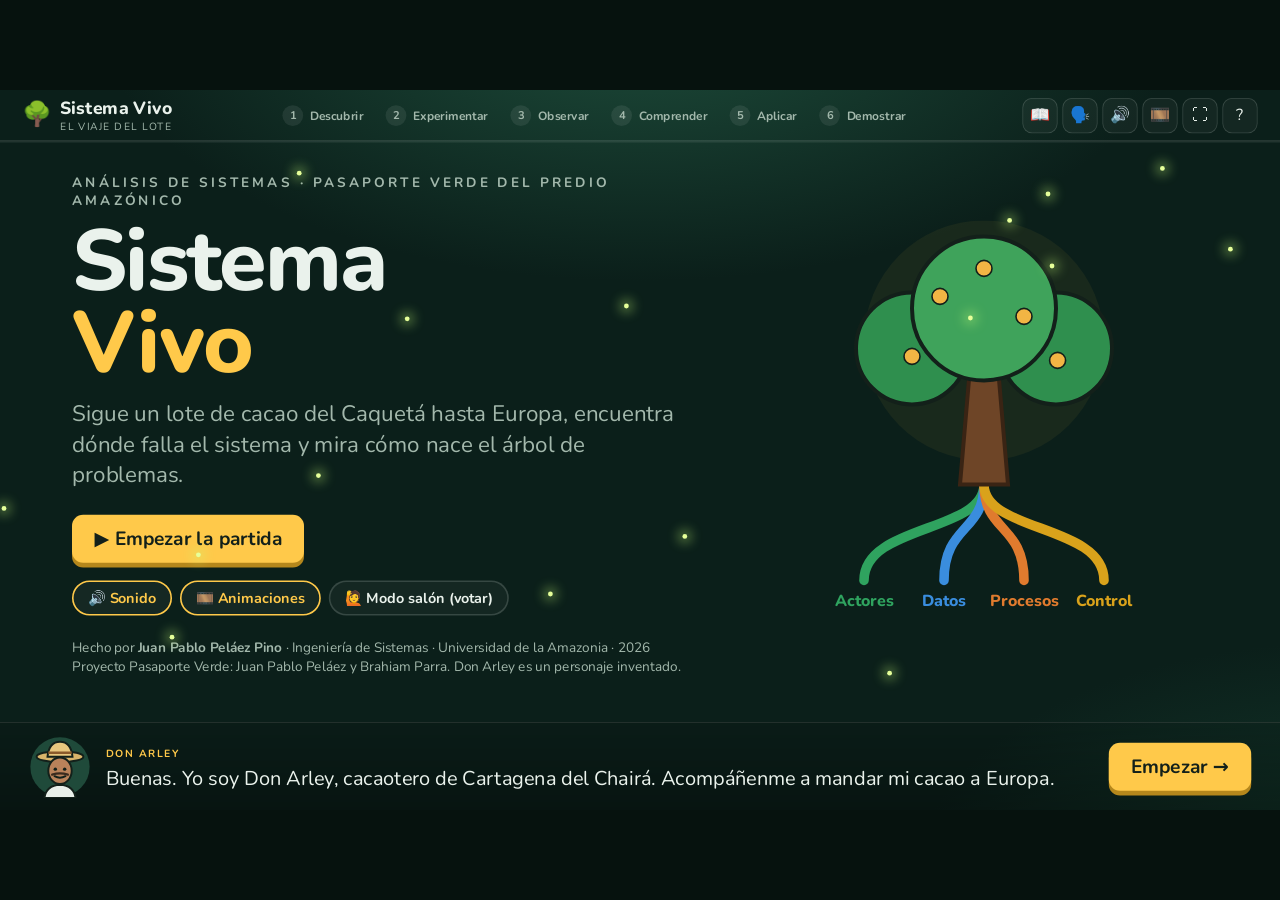
<file: vivo/index.html>
<!doctype html>
<html lang="es">
<head>
<meta charset="utf-8">
<link rel="icon" href="../favicon.svg" type="image/svg+xml">
<meta name="viewport" content="width=device-width, initial-scale=1">
<title>Sistema Vivo · El viaje del lote</title>
<meta name="description" content="Un juego para entender cómo nace un árbol de problemas: sigue un lote de cacao del Caquetá y descubre dónde falla el sistema.">
<meta name="author" content="Juan Pablo Peláez Pino">
<meta name="theme-color" content="#0B1F1A">
<link rel="preconnect" href="https://fonts.googleapis.com">
<link rel="preconnect" href="https://fonts.gstatic.com" crossorigin>
<link rel="stylesheet" href="https://fonts.googleapis.com/css2?family=Nunito:wght@400;600;700;800;900&display=swap">
<link rel="stylesheet" href="css/estilos.css">
</head>
<body>

<!-- Todo el juego vive dentro de este escenario de 1600x900.
     juego.js lo escala para que quepa en cualquier pantalla. -->
<div id="escenario">

  <header class="barra">
    <button class="marca" id="marca" title="Volver al inicio">
      <span class="logo">🌳</span>
      <span><b>Sistema Vivo</b><small>El viaje del lote</small></span>
    </button>
    <ol id="pasos" aria-label="Fases de la partida"></ol>
    <div class="controles">
      <button id="bGlosario" title="Conceptos clave (G)" aria-label="Conceptos clave">📖</button>
      <button id="bVoz" title="Voz que lee todo (V)" aria-label="Voz">🗣️</button>
      <button id="bSonido" title="Sonido (M)" aria-label="Sonido">🔊</button>
      <button id="bMovimiento" title="Animaciones (R)" aria-label="Animaciones">🎞️</button>
      <button id="bPantalla" title="Pantalla completa (F)" aria-label="Pantalla completa">⛶</button>
      <button id="bAyuda" title="Atajos de teclado (H)" aria-label="Atajos de teclado">?</button>
    </div>
  </header>
  <div id="progreso" aria-hidden="true"><i></i></div>

  <div id="objetivo" hidden></div>
  <main id="lienzo"></main>

  <footer class="narrador">
    <div class="avatar" aria-hidden="true">
      <!-- Don Arley: personaje inventado para el juego -->
      <svg viewBox="0 0 80 80">
        <circle cx="40" cy="40" r="38" fill="#1F4A3A"/>
        <ellipse cx="40" cy="27" rx="30" ry="7" fill="#D9B46A" stroke="#13201A" stroke-width="2.5"/>
        <path d="M24 27 Q26 8 40 8 Q54 8 56 27Z" fill="#E8C77E" stroke="#13201A" stroke-width="2.5"/>
        <path d="M25 22 H55" stroke="#8A5A2B" stroke-width="3"/>
        <ellipse cx="40" cy="45" rx="15" ry="17" fill="#B9825A" stroke="#13201A" stroke-width="2.5"/>
        <circle cx="34" cy="43" r="2.2" fill="#13201A"/><circle cx="46" cy="43" r="2.2" fill="#13201A"/>
        <path d="M33 52 Q40 56 47 52" fill="none" stroke="#13201A" stroke-width="2.5" stroke-linecap="round"/>
        <path d="M30 50 Q40 47 50 50" fill="none" stroke="#3A2A1E" stroke-width="3" stroke-linecap="round"/>
        <path d="M20 80 Q22 64 40 63 Q58 64 60 80Z" fill="#E9EFE9" stroke="#13201A" stroke-width="2.5"/>
      </svg>
    </div>
    <div class="dialogo">
      <span class="quien" id="quien">Don Arley</span>
      <p id="dialogo" aria-live="polite"></p>
    </div>
    <button class="btn principal" id="siguiente" hidden></button>
  </footer>

  <aside id="notas" hidden>
    <b>📝 Lo que digo aquí</b>
    <p id="notasTexto"></p>
  </aside>

  <aside id="glosario" hidden>
    <div class="cab"><b>📖 Conceptos clave</b><button id="cerrarGlosario" aria-label="Cerrar">✕</button></div>
    <dl id="glosarioLista"></dl>
  </aside>

  <div id="ayuda" hidden>
    <div class="tarjeta">
      <h2>Atajos de teclado</h2>
      <dl>
        <dt>→ o Espacio</dt><dd>Siguiente</dd>
        <dt>1 2 3 4 5</dt><dd>Elegir una opción</dd>
        <dt>G</dt><dd>Conceptos clave (glosario)</dd>
        <dt>V</dt><dd>Voz que lee todo sí / no</dd>
        <dt>M</dt><dd>Sonido sí / no</dd>
        <dt>R</dt><dd>Animaciones completas / reducidas</dd>
        <dt>F</dt><dd>Pantalla completa</dd>
        <dt>B</dt><dd>Pantalla negra</dd>
        <dt>H</dt><dd>Esta ayuda</dd>
      </dl>
      <button class="btn" id="cerrarAyuda">Entendido</button>
    </div>
  </div>
</div>

<div id="negro" hidden></div>

<!-- Orden de carga: primero los datos, después las herramientas, después cada fase y al final el motor. -->
<script src="js/datos.js"></script>
<script src="js/util.js"></script>
<script src="js/sonido.js"></script>
<script src="js/ruta.js"></script>
<script src="js/fases/0-portada.js"></script>
<script src="js/fases/1-descubrir.js"></script>
<script src="js/fases/2-experimentar.js"></script>
<script src="js/fases/3-observar.js"></script>
<script src="js/fases/4-comprender.js"></script>
<script src="js/fases/5-aplicar.js"></script>
<script src="js/fases/6-demostrar.js"></script>
<script src="js/fases/7-final.js"></script>
<script src="js/juego.js"></script>
</body>
</html>
</file>
<file: diagramas.css>
/* Diagramas del juego: DFD (flujo de datos) y DFP (flujo de procesos, estilo Bizagi / BPMN).
   Usa las mismas variables y el mismo estilo de "calcomanía" del resto del juego. */

/* tarjetas con los símbolos (dentro de las explicaciones de Ceibita) */
.simgrid{display:grid;grid-template-columns:repeat(2,1fr);gap:8px}
@media(min-width:640px){.simgrid.g3{grid-template-columns:repeat(3,1fr)}}
.simcard{display:grid;justify-items:center;text-align:center;gap:2px;background:#fff;border:2.5px solid var(--ink);border-left:7px solid var(--c,var(--dat));border-radius:12px;padding:6px 8px 8px;font-size:.88rem;line-height:1.25;color:var(--ink)}
.simcard svg{width:100%;max-width:120px;height:auto}
.simcard b{font-family:var(--display);font-weight:900;font-size:1rem}
.simcard span{color:var(--muted)}

/* lienzo donde se arma el diagrama (hoja con cuadrícula, como en un modelador) */
.dg-prog{height:12px;border:3px solid var(--ink);border-radius:99px;background:#fff;overflow:hidden;margin:4px auto 10px;max-width:520px}
.dg-prog i{display:block;height:100%;width:0;background:var(--gold);transition:width .3s}
.dg-lienzo{max-width:520px;margin:10px auto;background:#FFF7E8;color:var(--ink);border:3px solid var(--ink);border-radius:18px;box-shadow:0 5px 0 var(--ink);padding:8px;
  background-image:radial-gradient(#E3D9C2 1px,transparent 1px);background-size:16px 16px}
.dg-lienzo svg{display:block;width:100%;height:auto;font-family:var(--body);-webkit-user-select:none;user-select:none}
.dg-lienzo .nodo{cursor:pointer;outline:none}
.dg-lienzo .nodo:focus-visible .marca{stroke:var(--gold);stroke-width:4}
.dg-lienzo .zona{cursor:pointer;fill:transparent}
.dg-lienzo .zona:hover{fill:rgba(255,194,61,.22)}
.dg-lienzo .aparece{animation:dgaparece .4s cubic-bezier(.2,1.4,.4,1);transform-box:fill-box;transform-origin:center}
@keyframes dgaparece{from{transform:scale(.4);opacity:0}}
.dg-lienzo .nueva{stroke-dasharray:1;stroke-dashoffset:0;animation:dgtrazo .6s ease-out}
@keyframes dgtrazo{from{stroke-dashoffset:1}to{stroke-dashoffset:0}}
.dg-lienzo .nodo.seleccionado .marca{stroke:var(--gold);stroke-width:5}

/* paleta de símbolos (como la barra de Bizagi) */
.dg-paleta{display:flex;flex-wrap:wrap;gap:6px;justify-content:center;margin:0 0 6px}
.dg-paleta span{display:inline-flex;align-items:center;gap:4px;background:#fff;border:2px solid #E3D9C2;border-radius:99px;padding:1px 8px 1px 2px;font-size:.74rem;font-weight:700;color:var(--ink)}
.dg-paleta svg{width:34px;height:20px}

/* leyenda de las flechas del DFD: número y nombre del dato */
.dg-leyenda{list-style:none;margin:8px 4px 2px;padding:0;display:grid;gap:4px;font-size:.88rem;color:var(--ink)}
.dg-leyenda li{display:grid;grid-template-columns:24px 1fr;gap:8px;align-items:start;background:#fff;border:2px solid #E3D9C2;border-radius:10px;padding:4px 8px}
.dg-leyenda li b{display:grid;place-items:center;width:22px;height:22px;border-radius:50%;background:var(--gold);border:2px solid var(--ink);font-size:.78rem}
.dg-leyenda li.nuevo{animation:pop .35s}
.dg-leyenda small{display:block;color:var(--muted)}

/* panel de control: se queda pegado abajo para ver el dibujo mientras respondes */
.dg-panel{position:sticky;bottom:8px;z-index:5;max-width:520px;margin:10px auto 0;background:rgba(14,52,36,.96);border:3px solid var(--ink);border-radius:16px;padding:10px;display:grid;gap:8px;color:var(--cream)}
.dg-panel.fin{position:static}
.dg-q{background:var(--paper);color:var(--ink);border:2.5px solid var(--ink);border-radius:12px;padding:8px 10px;display:grid;gap:2px;justify-items:center;text-align:center}
.dg-q small{font:700 .72rem var(--mono);letter-spacing:.08em;text-transform:uppercase;color:var(--muted)}
.dg-q b{font-family:var(--display);font-weight:900;font-size:1.15rem;line-height:1.2}
.dg-q em{font-style:normal;color:var(--muted);font-size:.85rem}
.dg-q svg{width:100%;max-width:150px;height:auto}
.dg-ops{display:grid;gap:8px;grid-template-columns:repeat(auto-fit,minmax(135px,1fr))}
.dg-ops .opt{padding:8px 10px;font-size:.95rem;text-align:center}
.dg-msg{min-height:2.7em;font-weight:700;font-size:.93rem;line-height:1.3}
.dg-msg.good{color:#9BF0B8} .dg-msg.bad{color:#FFB3B0}
.dg-fin{background:var(--paper);color:var(--ink);border:2.5px solid var(--ink);border-radius:12px;padding:10px 12px;font-size:.95rem}
.dg-fin h4{font-family:var(--display);font-weight:900;font-size:1.1rem;margin:0 0 4px}
.dg-fin ul{margin:4px 0 0;padding-left:18px}
.dg-fin li{margin:3px 0}
.dg-pista{font-size:.95rem;opacity:.9}
@media(prefers-reduced-motion:reduce){.dg-lienzo .nueva,.dg-lienzo .aparece{animation:none}}

/* ---------- jugo: marcador, combo, celebraciones y pistas ---------- */
.dg-marcador{display:flex;justify-content:center;gap:10px;max-width:520px;margin:0 auto 6px;min-height:34px}
.dg-marcador span:empty{display:none}
.dg-pts,.dg-combo{background:var(--paper);color:var(--ink);border:2.5px solid var(--ink);border-radius:99px;box-shadow:0 3px 0 var(--ink);padding:3px 12px;font:900 .95rem var(--display);font-variant-numeric:tabular-nums}
.dg-combo{background:var(--gold)}
.dg-combo.late{animation:dglate .35s cubic-bezier(.2,1.6,.4,1)}
.dg-combo.caliente{background:#FF7A45;color:#fff;box-shadow:0 3px 0 var(--ink),0 0 18px #FFB347}
@keyframes dglate{40%{transform:scale(1.25) rotate(-4deg)}}
.dg-cartel{position:fixed;left:50%;top:38%;transform:translate(-50%,-50%);z-index:80;pointer-events:none;display:grid;gap:4px;text-align:center;
  background:var(--gold);color:var(--ink);border:4px solid var(--ink);border-radius:22px;box-shadow:0 8px 0 var(--ink);padding:16px 26px;
  animation:dgcartel 1.7s cubic-bezier(.2,1.4,.4,1) forwards;width:max-content;max-width:90vw}
.dg-cartel b{font:900 clamp(1.5rem,6vw,2.3rem) var(--display);line-height:1.1}
.dg-cartel span{font-weight:700}
@keyframes dgcartel{0%{transform:translate(-50%,-50%) scale(.3) rotate(-8deg);opacity:0}18%{transform:translate(-50%,-50%) scale(1.08) rotate(2deg);opacity:1}
  30%,80%{transform:translate(-50%,-50%) scale(1) rotate(0)}100%{transform:translate(-50%,-80%) scale(.9);opacity:0}}
.dg-flota{position:fixed;z-index:75;pointer-events:none;transform:translateX(-50%);font:900 1.4rem var(--display);color:var(--gold);-webkit-text-stroke:1.2px var(--ink);animation:dgflota .9s ease-out forwards}
@keyframes dgflota{to{transform:translate(-50%,-60px) scale(1.2);opacity:0}}
.dg-ops .opt.pista{animation:dgbrilla 1s ease-in-out infinite;border-color:var(--gold)}
@keyframes dgbrilla{50%{box-shadow:0 4px 0 var(--ink),0 0 0 5px var(--gold)}}
.dg-lienzo .nodo.pista .marca{animation:dgpulso 1s ease-in-out infinite}
.dg-lienzo .nodo.seleccionado .marca{animation:dgpulso .8s ease-in-out infinite}
@keyframes dgpulso{50%{stroke:var(--gold);stroke-width:7}}
.dg-resumen{display:grid;grid-template-columns:repeat(3,1fr);gap:8px}
.dg-resumen span{display:grid;justify-items:center;background:var(--paper);color:var(--muted);border:2.5px solid var(--ink);border-radius:12px;padding:6px 4px;font-size:.78rem;font-weight:700;animation:pop .4s backwards}
.dg-resumen span:nth-child(2){animation-delay:.12s} .dg-resumen span:nth-child(3){animation-delay:.24s}
.dg-resumen b{font:900 1.35rem var(--display);color:var(--ink)}
@media(prefers-reduced-motion:reduce){.dg-cartel,.dg-flota,.dg-combo.late,.dg-ops .opt.pista,.dg-lienzo .nodo.pista .marca,.dg-lienzo .nodo.seleccionado .marca{animation:none}}

/* ---------- diagramas anchos, contexto y líneas punteadas (flujo clásico, BPMN de 5 carriles y UML) ---------- */
/* El BPMN de 5 carriles no se encoge en el celular: se desliza de lado para que la letra siga legible. */
.dg-lienzo.ancho{overflow-x:auto;-webkit-overflow-scrolling:touch;overscroll-behavior-x:contain}
.dg-lienzo.ancho{max-width:640px}
.dg-lienzo.ancho>svg{min-width:470px}
.dg-desliza{display:none;margin:0 0 6px;text-align:center;font-size:.8rem;font-weight:800;color:var(--muted)}
@media(max-width:560px){.dg-desliza{display:block}}
.dg-lienzo .nueva-p{animation:dgaparecel .5s ease-out}
@keyframes dgaparecel{from{opacity:0}}
.dg-contexto{background:#FFF7E8;border:2.5px solid var(--ink);border-radius:14px;padding:6px;margin-top:4px}
.dg-contexto svg{display:block;width:100%;height:auto;font-family:var(--body)}
@media(prefers-reduced-motion:reduce){.dg-lienzo .nueva-p{animation:none}}
</file>
<file: factibilidad.css>
/* Reto «Matriz factible / viable»: 4 cuadros con los ejes ¿se puede? y ¿vale la pena? */
.mx-carta{max-width:560px;margin:0 auto 10px;min-height:20px}
.mx-c{display:grid;grid-template-columns:52px 1fr;gap:10px;align-items:center;background:var(--paper);color:var(--ink);border:3px solid var(--ink);border-radius:18px;box-shadow:0 6px 0 var(--ink);padding:12px 14px}
.mx-ic{font-size:2.4rem;line-height:1;text-align:center;animation:bob 1.6s ease-in-out infinite}
.mx-c small{font:700 .7rem var(--mono);letter-spacing:.08em;text-transform:uppercase;color:var(--muted)}
.mx-c b{display:block;font:900 1.15rem var(--display);line-height:1.2}
.mx-c p{font-size:.95rem;margin-top:2px}

.mx{display:grid;grid-template-columns:34px 1fr 1fr;gap:6px;max-width:560px;margin:0 auto}
.mx-col,.mx-fila{display:grid;place-items:center;text-align:center;font:900 .8rem var(--display);letter-spacing:.04em;color:var(--cream);background:rgba(255,247,232,.12);border:2px solid rgba(255,247,232,.35);border-radius:10px;padding:4px}
.mx-col small,.mx-fila small{font:700 .66rem var(--body);opacity:.85;letter-spacing:0}
.mx-fila{writing-mode:vertical-rl;transform:rotate(180deg);padding:6px 2px}
.mx-col.no,.mx-fila.no{background:rgba(218,56,50,.18)}
.mx-cuadro{display:flex;flex-direction:column;gap:3px;align-items:flex-start;text-align:left;min-height:118px;background:var(--bg);color:var(--ink);border:3px solid var(--ink);border-radius:14px;box-shadow:inset 0 7px 0 var(--c),0 4px 0 var(--ink);padding:13px 8px 8px;cursor:pointer;transition:transform .08s}
.mx-cuadro:active{transform:translateY(3px);box-shadow:inset 0 7px 0 var(--c),0 1px 0 var(--ink)}
.mx-cuadro b{font:900 .95rem var(--display);line-height:1.15}
.mx-cuadro small{font-size:.78rem;color:var(--muted);line-height:1.2}
.mx-dentro{display:flex;flex-wrap:wrap;gap:4px;margin-top:4px}
.mx-ficha{background:#fff;border:2px solid var(--ink);border-radius:8px;padding:2px 6px;font-size:.7rem;font-weight:700;line-height:1.2;animation:pop .35s cubic-bezier(.2,1.6,.4,1)}
.mx-cuadro.recibe{animation:recibe .45s}
.mx-cuadro.pista{animation:dgbrilla 1s ease-in-out infinite}
@media(hover:hover){.mx-cuadro:hover{transform:translateY(-2px)}}

.mx-por{max-width:560px;margin:0 auto 10px}
.mx-msg{background:var(--paper);color:var(--ink);border:3px solid var(--ink);border-radius:14px;padding:10px 12px;display:grid;gap:5px;font-size:.95rem;animation:pop .3s}
.mx-msg.good{border-color:var(--ok);box-shadow:0 4px 0 var(--ok)}
.mx-msg.bad{border-color:var(--bad);box-shadow:0 4px 0 var(--bad)}
.mx-msg>b{font:900 1.05rem var(--display)}
@media(prefers-reduced-motion:reduce){.mx-ic,.mx-ficha,.mx-cuadro.recibe,.mx-cuadro.pista{animation:none}}

/* Minijuego «Voltea y decide» (usa las cartas .flip del juego) */
.vt-mesa{max-width:520px;margin:0 auto}
.vt-carta,.vt-carta .in{min-height:190px}
.vt-carta .f{display:grid;gap:8px;align-content:center;font-size:1.2rem;line-height:1.3}
.vt-carta .f small{font:700 .7rem var(--mono);letter-spacing:.08em;text-transform:uppercase;color:var(--muted)}
.vt-carta .b{display:grid;gap:6px;align-content:center;font-size:1rem}
.vt-res{font:900 1.3rem var(--display)} .vt-res.ok{color:var(--ok)} .vt-res.no{color:var(--bad)}
.vt-est{font-weight:800}
.vt-ops{display:grid;grid-template-columns:1fr 1fr;gap:10px;margin-top:14px}
.vt-ops .btn{grid-column:1/-1}
.vt-op{display:grid;gap:2px;justify-items:center;border:3px solid var(--ink);border-radius:16px;box-shadow:0 5px 0 var(--ink);padding:14px 8px;cursor:pointer;color:var(--ink);transition:transform .08s}
.vt-op b{font:900 1.1rem var(--display)} .vt-op small{font-weight:700;opacity:.8}
.vt-op:active{transform:translateY(4px);box-shadow:0 1px 0 var(--ink)}
.vt-f{background:var(--dat-bg)} .vt-v{background:var(--act-bg)}
@media(hover:hover){.vt-op:hover{transform:translateY(-2px)}}

/* Invitación al Reto del salón al terminar la misión */
.salon-inv{margin-top:16px;text-align:left;background:#D8F3E0;border:3px solid var(--ink);border-radius:18px;box-shadow:0 5px 0 var(--ink);padding:14px;display:grid;gap:10px;color:var(--ink)}
.salon-inv h3{font-size:1.3rem}
.salon-inv .fila{display:grid;grid-template-columns:1fr auto;gap:8px}
.salon-inv input{font:900 1.4rem var(--display);letter-spacing:.3em;text-transform:uppercase;text-align:center;border:3px solid var(--ink);border-radius:12px;padding:8px;min-width:0;width:100%}
.salon-inv .btn{text-decoration:none}
.salon-inv .profe{font-size:.9rem;color:var(--muted)}
</file>
<file: vivo/css/estilos.css>
/* estilos.css
   Paleta: selva de noche. Cada componente del sistema tiene SIEMPRE el mismo color,
   en todo el juego, para que el cerebro lo asocie sin leer:
   Actores = verde, Datos = azul, Procesos = naranja, Control = dorado. */

:root {
  --fondo: #0B1F1A; --fondo2: #10291F; --papel: #FBF6EC; --tinta: #13201A;
  --texto: #EAF2EC; --suave: #A3B8AC; --linea: rgba(234, 242, 236, .16);
  --act: #2FA35F; --dat: #3A8DDE; --pro: #E07B2E; --con: #D9A21B;
  --env: #8A9891; --efe: #F2B544; --bien: #2FBF71; --mal: #E5484D; --oro: #FFC94A;
  --titulo: 'Nunito', system-ui, sans-serif;
  --cuerpo: 'Nunito', system-ui, sans-serif;
}
* { box-sizing: border-box; }
html, body { margin: 0; height: 100%; background: #06120E; overflow: hidden; }
[hidden] { display: none !important; }
button { font: inherit; color: inherit; cursor: pointer; }
:focus-visible { outline: 4px solid var(--oro); outline-offset: 3px; }

/* ---------- escenario de 1600x900 que se escala ---------- */
#escenario {
  position: fixed; left: 50%; top: 50%; width: 1600px; height: 900px;
  transform: translate(-50%, -50%) scale(var(--escala, 1));
  background:
    radial-gradient(1100px 560px at 50% -12%, #1E4E3C 0%, transparent 62%),
    radial-gradient(900px 500px at 105% 110%, #143A2D 0%, transparent 60%),
    var(--fondo);
  color: var(--texto); font-family: var(--cuerpo); font-size: 22px; line-height: 1.35; overflow: hidden;
}

/* ---------- barra de arriba ---------- */
.barra { position: absolute; inset: 0 0 auto 0; height: 64px; display: flex; align-items: center; gap: 24px; padding: 0 28px; border-bottom: 1px solid var(--linea); }
.marca { display: flex; align-items: center; gap: 10px; background: none; border: 0; padding: 0; text-align: left; }
.marca .logo { font-size: 30px; }
.marca b { display: block; font: 800 22px var(--titulo); letter-spacing: .01em; }
.marca small { display: block; font-size: 13px; color: var(--suave); letter-spacing: .12em; text-transform: uppercase; }
#pasos { list-style: none; margin: 0 auto; padding: 0; display: flex; gap: 6px; }
#pasos li { display: flex; align-items: center; gap: 8px; padding: 6px 14px 6px 6px; border-radius: 999px; font: 700 15px var(--titulo); color: var(--suave); border: 1.5px solid transparent; }
#pasos li i { width: 26px; height: 26px; border-radius: 50%; display: grid; place-items: center; font-style: normal; background: rgba(255,255,255,.08); font-size: 14px; }
#pasos li.hecho { color: var(--texto); }
#pasos li.hecho i { background: var(--bien); color: #fff; }
#pasos li.actual { color: var(--oro); border-color: rgba(255, 201, 74, .55); background: rgba(255, 201, 74, .08); }
#pasos li.actual i { background: var(--oro); color: var(--tinta); }
.controles { display: flex; gap: 6px; }
.controles button { width: 44px; height: 44px; border-radius: 12px; border: 1.5px solid var(--linea); background: rgba(255,255,255,.04); font-size: 20px; }
.controles button.apagado { opacity: .4; }
.controles button:hover { background: rgba(255,255,255,.1); }

/* ---------- objetivo de la pantalla ---------- */
#objetivo { position: absolute; top: 78px; left: 50%; transform: translateX(-50%); z-index: 6; white-space: nowrap;
  padding: 8px 22px; border-radius: 999px; font: 700 21px var(--titulo); color: var(--oro);
  background: rgba(255, 201, 74, .1); border: 1.5px solid rgba(255, 201, 74, .5); animation: aparecer .4s ease; }

/* ---------- área de juego ---------- */
#lienzo { position: absolute; top: 64px; left: 0; width: 1600px; height: 726px; }

/* ---------- narrador (Don Arley) ---------- */
.narrador { position: absolute; inset: auto 0 0 0; height: 110px; display: flex; align-items: center; gap: 18px; padding: 0 36px;
  border-top: 1px solid var(--linea); background: linear-gradient(rgba(0,0,0,.1), rgba(0,0,0,.35)); }
.avatar { width: 78px; height: 78px; flex: none; }
.avatar svg { width: 100%; height: 100%; }
.dialogo { flex: 1; min-width: 0; }
.quien { font: 700 13px var(--titulo); letter-spacing: .14em; text-transform: uppercase; color: var(--oro); }
#dialogo { margin: 2px 0 0; font-size: 25px; line-height: 1.3; }
#dialogo.nuevo { animation: aparecer .45s ease; }

/* ---------- botones ---------- */
.btn { font: 700 24px var(--titulo); border: 0; border-radius: 14px; padding: 14px 28px; background: var(--oro); color: var(--tinta);
  box-shadow: 0 6px 0 #B5871C; transition: transform .08s, box-shadow .08s, filter .15s; white-space: nowrap; }
.btn:hover { filter: brightness(1.06); }
.btn:active { transform: translateY(5px); box-shadow: 0 1px 0 #B5871C; }
.btn.sec { background: transparent; color: var(--texto); border: 2px solid var(--linea); box-shadow: none; }
.btn:disabled { opacity: .45; cursor: default; }
.principal { margin-left: auto; }

/* colores por componente: se usan con la variable --c */
.c-act { --c: var(--act); } .c-dat { --c: var(--dat); } .c-pro { --c: var(--pro); } .c-con { --c: var(--con); }
.c-env { --c: var(--env); } .c-efe { --c: var(--efe); }

/* ---------- el camino del lote ---------- */
.ruta { position: absolute; left: 0; top: 56px; width: 1600px; height: 180px; transition: transform .9s ease, opacity .9s ease; }
.camino { position: absolute; top: 106px; left: 110px; right: 110px; height: 8px; border-radius: 8px;
  background: repeating-linear-gradient(90deg, #4C6E5F 0 22px, transparent 22px 34px); }
.estacion { position: absolute; top: 70px; width: 140px; margin-left: -70px; text-align: center; }
.estacion .bola { width: 80px; height: 80px; margin: 0 auto; border-radius: 50%; display: grid; place-items: center; font-size: 36px;
  background: #17392D; border: 3px solid var(--linea); transition: border-color .3s, box-shadow .3s, transform .3s; }
.estacion .nom { margin-top: 6px; font: 700 18px var(--titulo); }
.estacion.activa .bola { border-color: var(--oro); box-shadow: 0 0 0 8px rgba(255, 201, 74, .18), 0 0 40px rgba(255, 201, 74, .35); transform: scale(1.06); }
.estacion.falla .bola { border-color: var(--mal); }
.estacion.lista .bola { border-color: var(--bien); }
.estacion .pulso { position: absolute; top: -14px; right: 8px; background: var(--oro); color: var(--tinta); border-radius: 999px; padding: 2px 10px; font: 700 14px var(--titulo); animation: rebote 1s ease-in-out infinite; }
.lote { position: absolute; top: 0; width: 156px; margin-left: -78px; background: var(--papel); color: var(--tinta); border-radius: 14px;
  padding: 7px 10px; box-shadow: 0 8px 0 rgba(0,0,0,.35); transition: left .7s cubic-bezier(.5,0,.3,1); z-index: 3; font-size: 16px; }
.lote b { font: 800 17px var(--titulo); }
.lote .ranuras { display: flex; gap: 5px; margin-top: 4px; }
.lote .ranuras span { flex: 1; text-align: center; border-radius: 8px; padding: 1px 0; background: #E9E2D2; font-size: 17px; }
.lote .ranuras span.vacia { background: #F6D9D9; filter: grayscale(1); opacity: .55; }
.lote .ranuras span.ok { background: #D7F3E2; }
.sello { position: absolute; z-index: 8; padding: 10px 26px; border: 6px solid var(--mal); color: var(--mal); border-radius: 14px;
  font: 800 46px var(--titulo); letter-spacing: .06em; transform: rotate(-8deg); background: rgba(11, 31, 26, .85); animation: sellar .45s cubic-bezier(.2, 1.6, .4, 1); }
.sello small { display: block; font: 700 19px var(--cuerpo); letter-spacing: 0; color: #FFB3B5; }
.sello.ok { border-color: var(--bien); color: var(--bien); }
.sello.ok small { color: #B7F0CF; }

/* ---------- panel de inspección / preguntas ---------- */
.panel { position: absolute; left: 50%; transform: translateX(-50%); background: var(--papel); color: var(--tinta);
  border-radius: 22px; padding: 22px 26px; box-shadow: 0 18px 50px rgba(0,0,0,.45); animation: subir .4s ease; }
.escena { display: flex; gap: 18px; align-items: center; }
.escena .ic { font-size: 54px; line-height: 1; flex: none; }
.escena p { margin: 0; font-size: 24px; line-height: 1.35; }
.preg { margin: 16px 0 12px; font: 700 21px var(--titulo); color: #4B5B52; }
.opciones { display: grid; gap: 12px; }
.op { position: relative; text-align: left; background: #fff; border: 3px solid var(--c, #CFC6B4); border-radius: 16px; padding: 10px 14px 10px 60px;
  font: 700 22px var(--titulo); color: var(--tinta); min-height: 64px; transition: transform .1s, background .2s; }
.op:hover { background: #FFFDF7; transform: translateY(-2px); }
.op .k { position: absolute; left: 14px; top: 50%; transform: translateY(-50%); width: 36px; height: 36px; border-radius: 10px;
  background: var(--c, #6A7A70); color: #fff; display: grid; place-items: center; font-size: 19px; }
.op small { display: block; font: 400 16px var(--cuerpo); color: #5C6B62; }
.op.bien { background: #DDF5E6; border-color: var(--bien); }
.op.mal { background: #FBE3E3; border-color: var(--mal); animation: sacudir .35s; }
.op:disabled { cursor: default; transform: none; }
.fb { margin-top: 14px; border-radius: 12px; padding: 10px 16px; font-size: 21px; animation: aparecer .3s; }
.fb.bien { background: #DDF5E6; } .fb.mal { background: #FBE3E3; }
.voto { display: inline-block; margin-left: 10px; font: 700 15px var(--titulo); color: #8A5A00; background: #FFF0C2; border-radius: 999px; padding: 3px 12px; vertical-align: middle; }

/* ---------- tablero de raíces ---------- */
.tablero { position: absolute; left: 40px; top: 520px; width: 1520px; display: grid; grid-template-columns: repeat(4, 1fr); gap: 20px; transition: top .9s ease; z-index: 2; }
.col h3 { margin: 0 0 6px; font: 800 20px var(--titulo); color: var(--c); display: flex; justify-content: space-between; align-items: baseline; }
.col h3 small { font: 400 15px var(--cuerpo); color: var(--suave); }
.col .zona { display: flex; flex-direction: column; gap: 8px; min-height: 70px; border-radius: 14px; }
.col .zona.vacia { border: 2px dashed rgba(255,255,255,.12); }
.chip { background: var(--papel); color: var(--tinta); border-left: 9px solid var(--c); border-radius: 12px; padding: 6px 11px;
  font-size: 16px; line-height: 1.25; box-shadow: 0 3px 0 rgba(0,0,0,.3); }
.chip.nuevo { animation: caer .55s cubic-bezier(.2, 1.4, .4, 1); }
.chip.brilla { box-shadow: 0 0 0 4px var(--c), 0 0 28px var(--c); }

/* ---------- el árbol (fase Comprender) ---------- */
.copa { position: absolute; left: 40px; top: 0; width: 1520px; height: 215px; }
.fila { position: absolute; left: 0; width: 100%; display: flex; gap: 16px; justify-content: center; }
.hoja { background: #FFF4D6; color: var(--tinta); border: 3px solid var(--efe); border-radius: 999px; padding: 8px 20px; font: 700 18px var(--titulo);
  text-align: center; animation: brotar .5s cubic-bezier(.2, 1.5, .4, 1) both; }
.hoja.directa { border-radius: 14px; border-color: var(--c); flex: 1; font-size: 17px; }
.hoja.final { background: var(--efe); font-size: 24px; padding: 10px 30px; border-color: #B5871C; }
.tronco { position: absolute; left: 50%; top: 224px; width: 1000px; margin-left: -500px; padding: 16px 28px 14px; text-align: center;
  background: linear-gradient(#7A4E2D, #5A381E); border: 4px solid #3A2414; border-radius: 20px; color: #fff;
  font: 700 24px var(--titulo); line-height: 1.32; transform-origin: bottom; animation: crecer .9s cubic-bezier(.3, 1.2, .4, 1) both; }
.tronco .cuatro { display: flex; gap: 10px; justify-content: center; margin-top: 12px; }
.tronco .cuatro span { background: var(--c); color: #fff; border-radius: 999px; padding: 3px 14px; font-size: 16px; }
.raices { position: absolute; inset: 0; pointer-events: none; overflow: visible; }
.raices path { fill: none; stroke-width: 5; stroke-linecap: round; opacity: .75; stroke-dasharray: 600; stroke-dashoffset: 600; animation: trazar 1.2s ease forwards; }
.suelo { position: absolute; left: 40px; top: 694px; width: 1520px; height: 30px; border: 2px dashed var(--env); border-radius: 10px;
  display: flex; align-items: center; justify-content: center; gap: 10px; font-size: 16px; color: var(--suave); animation: aparecer .6s ease both; }
.suelo b { color: var(--texto); font-family: var(--titulo); letter-spacing: .1em; }
.letrero { position: absolute; z-index: 9; font: 800 15px var(--titulo); letter-spacing: .14em; color: var(--oro); text-transform: uppercase; animation: aparecer .5s both; }
.revelacion { position: absolute; inset: 0; z-index: 20; display: grid; place-items: center; background: rgba(6, 18, 14, .93); backdrop-filter: blur(6px); animation: aparecer .5s; }
.revelacion .caja { width: 900px; text-align: center; }
.revelacion h1 { margin: 0 0 18px; font: 800 64px var(--titulo); color: var(--oro); line-height: 1.05; }
.revelacion ul { list-style: none; padding: 0; margin: 0 0 26px; text-align: left; display: grid; gap: 12px; }
.revelacion li { background: rgba(255,255,255,.06); border: 1.5px solid var(--linea); border-radius: 14px; padding: 12px 18px; font-size: 24px; }
.revelacion li b { color: var(--oro); }

/* ---------- laboratorio ---------- */
.lab { position: absolute; inset: 64px 40px 16px 40px; display: grid; grid-template-columns: 560px 1fr; gap: 28px; }
.lab .lado { background: rgba(255,255,255,.04); border: 1.5px solid var(--linea); border-radius: 20px; padding: 20px; }
.lab h2 { margin: 0 0 6px; font: 800 26px var(--titulo); }
.lab p { margin: 0 0 12px; color: var(--suave); font-size: 19px; }
.interruptor { display: flex; align-items: center; gap: 14px; width: 100%; text-align: left; margin-bottom: 10px; padding: 12px 14px;
  border-radius: 14px; border: 2px solid var(--linea); background: rgba(0,0,0,.2); font: 700 21px var(--titulo); }
.interruptor .pista { width: 64px; height: 34px; border-radius: 999px; background: #3A4A43; position: relative; flex: none; transition: background .25s; }
.interruptor .pista::after { content: ""; position: absolute; top: 4px; left: 4px; width: 26px; height: 26px; border-radius: 50%; background: #fff; transition: left .25s; }
.interruptor.on { border-color: var(--c); }
.interruptor.on .pista { background: var(--c); }
.interruptor.on .pista::after { left: 34px; }
.interruptor small { display: block; font: 400 15px var(--cuerpo); color: var(--suave); }
.interruptor.bloq { opacity: .6; cursor: not-allowed; border-style: dashed; }
.minipista { position: relative; height: 120px; margin: 4px 0 14px; }
.minipista .camino { top: 52px; left: 40px; right: 40px; }
.minipista .lote { top: 18px; }
.efx { display: grid; gap: 8px; }
.efx div { padding: 9px 14px; border-radius: 12px; font-size: 18px; transition: opacity .4s, background .4s; background: rgba(229, 72, 77, .16); border: 1.5px solid rgba(229, 72, 77, .5); }
.efx div.apagado { opacity: .3; background: transparent; border-color: var(--linea); text-decoration: line-through; }
.veredicto { margin-top: 12px; font: 700 22px var(--titulo); min-height: 60px; }
.nota-chica { font-size: 15px; color: var(--suave); margin-top: 8px; }

/* ---------- casos y retos (Aplicar / Demostrar) ---------- */
.centro { position: absolute; left: 50%; top: 66px; transform: translateX(-50%); width: 1100px; }
.caso { background: rgba(255,255,255,.05); border: 1.5px solid var(--linea); border-radius: 16px; padding: 12px 20px; margin-bottom: 16px; font-size: 21px; color: var(--suave); }
.caso b { color: var(--texto); }
.grande { font: 700 34px var(--titulo); line-height: 1.25; margin: 6px 0 4px; color: var(--tinta); }
.contador { display: flex; justify-content: space-between; font: 700 18px var(--titulo); color: var(--suave); margin-bottom: 10px; }
.barra-tiempo { height: 12px; border-radius: 999px; background: rgba(255,255,255,.1); overflow: hidden; margin-bottom: 14px; }
.barra-tiempo i { display: block; height: 100%; width: 100%; background: linear-gradient(90deg, var(--bien), var(--oro)); transition: width 1s linear; }
.zonas { display: grid; grid-template-columns: repeat(4, 1fr); gap: 12px; margin-top: 16px; }
.zonas .zona-btn { min-height: 90px; border-radius: 16px; border: 3px solid var(--c); background: rgba(255,255,255,.04); color: var(--texto); font: 700 21px var(--titulo); padding: 10px; }
.zonas .ancha { grid-column: 1 / -1; min-height: 64px; }
.zonas .zona-btn .k { display: inline-grid; place-items: center; width: 30px; height: 30px; border-radius: 8px; background: var(--c); color: #fff; font-size: 16px; margin-right: 8px; }
.zonas .zona-btn.mal { animation: sacudir .35s; border-color: var(--mal); }
.zonas .zona-btn.bien { background: rgba(47, 191, 113, .2); }
.pieza { background: var(--papel); color: var(--tinta); border-radius: 18px; padding: 22px 26px; font: 700 30px var(--titulo); text-align: center; animation: subir .35s ease; }

/* ---------- pantallas de inicio y final ---------- */
.portada { position: absolute; inset: 0; display: grid; grid-template-columns: 1fr 560px; align-items: center; padding: 0 90px; gap: 40px; }
.portada h1 { margin: 0; font: 800 108px var(--titulo); line-height: .95; letter-spacing: -.02em; }
.portada h1 em { font-style: normal; color: var(--oro); }
.portada .bajada { font-size: 28px; color: var(--suave); margin: 18px 0 30px; max-width: 760px; }
.ajustes { display: flex; gap: 10px; flex-wrap: wrap; margin-top: 22px; }
.ajuste { border: 2px solid var(--linea); background: rgba(255,255,255,.04); border-radius: 999px; padding: 8px 18px; font: 700 18px var(--titulo); }
.ajuste.on { border-color: var(--oro); color: var(--oro); }
.creditos { margin-top: 30px; font-size: 17px; color: var(--suave); }
.arbolito { width: 100%; }
.fin { position: absolute; inset: 0; display: grid; place-items: center; }
.fin .caja { width: 1080px; text-align: center; }
.fin h1 { margin: 0; font: 800 76px var(--titulo); color: var(--oro); }
.fin .puntos { font: 800 30px var(--titulo); margin: 6px 0 20px; }
.fin ol { text-align: left; display: grid; gap: 12px; padding: 0; list-style: none; counter-reset: n; margin: 0 0 26px; }
.fin li { counter-increment: n; position: relative; padding: 14px 18px 14px 64px; border-radius: 16px; background: rgba(255,255,255,.06); border: 1.5px solid var(--linea); font-size: 25px; }
.fin li::before { content: counter(n); position: absolute; left: 16px; top: 50%; transform: translateY(-50%); width: 34px; height: 34px; border-radius: 50%; background: var(--oro); color: var(--tinta); display: grid; place-items: center; font: 800 18px var(--titulo); }

/* ---------- camino pequeño del laboratorio ---------- */
.ruta.mini { top: 0; width: 100%; height: 130px; }
.ruta.mini .estacion { top: 52px; width: 100px; margin-left: -50px; }
.ruta.mini .bola { width: 50px; height: 50px; font-size: 22px; }
.ruta.mini .nom { font-size: 12px; margin-top: 3px; }
.ruta.mini .camino { top: 73px; }
.ruta.mini .lote { top: 0; transform: scale(.78); transform-origin: top center; }
.hoja-blanca { background: var(--papel); color: var(--tinta); border-radius: 22px; padding: 22px 26px; box-shadow: 0 18px 50px rgba(0,0,0,.45); animation: aparecer .35s ease; }
.lineas { position: absolute; inset: 0; pointer-events: none; overflow: visible; z-index: 1; }
.lineas path { fill: none; stroke-width: 3; stroke-linecap: round; opacity: .8; stroke-dasharray: 900; stroke-dashoffset: 900; animation: trazar .9s ease forwards; }

/* ---------- notas, ayuda y pantalla negra ---------- */
#notas { position: absolute; right: 24px; bottom: 122px; width: 560px; z-index: 30; background: rgba(4, 12, 9, .92); border: 1.5px solid var(--oro);
  border-radius: 16px; padding: 14px 18px; font-size: 18px; }
#notas b { color: var(--oro); font-family: var(--titulo); }
#notas p { margin: 6px 0 0; }
#ayuda { position: absolute; inset: 0; z-index: 40; display: grid; place-items: center; background: rgba(4, 12, 9, .8); }
#ayuda .tarjeta { width: 640px; background: var(--papel); color: var(--tinta); border-radius: 22px; padding: 26px 30px; }
#ayuda h2 { margin: 0 0 12px; font: 800 30px var(--titulo); }
#ayuda dl { display: grid; grid-template-columns: 170px 1fr; gap: 8px 14px; margin: 0 0 20px; font-size: 20px; }
#ayuda dt { font: 700 18px var(--titulo); background: #EFE7D6; border-radius: 8px; padding: 2px 10px; text-align: center; }
#negro { position: fixed; inset: 0; z-index: 999; background: #000; }

/* ---------- animaciones ---------- */
@keyframes aparecer { from { opacity: 0; transform: translateY(8px); } }
@keyframes subir { from { opacity: 0; transform: translate(-50%, 24px); } }
.pieza { animation-name: aparecer; }
@keyframes caer { from { opacity: 0; transform: translateY(-40px) scale(.9); } }
@keyframes brotar { from { opacity: 0; transform: scale(.4); } }
@keyframes crecer { from { transform: scaleY(0); opacity: .3; } }
@keyframes trazar { to { stroke-dashoffset: 0; } }
@keyframes sellar { from { transform: rotate(-8deg) scale(2.4); opacity: 0; } }
@keyframes sacudir { 25% { transform: translateX(-8px); } 75% { transform: translateX(8px); } }
@keyframes rebote { 50% { transform: translateY(-5px); } }


/* ===================== Mejoras: entradas, explicaciones y pulido ===================== */

/* barra de progreso bajo la barra de arriba */
#progreso { position: absolute; top: 63px; left: 0; width: 1600px; height: 3px; background: rgba(255,255,255,.06); z-index: 7; }
#progreso i { display: block; height: 100%; width: 0; background: linear-gradient(90deg, var(--act), var(--dat), var(--pro), var(--con)); transition: width .8s ease; }

/* botones con mejor respuesta */
.btn:hover { transform: translateY(-2px); box-shadow: 0 8px 0 #B5871C, 0 0 24px rgba(255, 201, 74, .35); }
.op:hover { box-shadow: 0 0 0 3px var(--c, #CFC6B4), 0 10px 22px rgba(0,0,0,.18); }
#dialogo.largo { font-size: 21px; }

/* paneles con rebote al entrar */
@keyframes subir { from { opacity: 0; transform: translate(-50%, 46px) scale(.95); } 60% { opacity: 1; } }
.panel { animation: subir .55s cubic-bezier(.2, 1.3, .4, 1); }
@keyframes subeTexto { from { opacity: 0; transform: translateY(36px); } }

/* cortinilla entre fases */
.cortina { position: absolute; inset: 0; z-index: 50; display: grid; place-content: center; text-align: center; cursor: pointer;
  background: radial-gradient(900px 500px at 50% 40%, #1E4E3C, transparent 70%), #07140F; animation: cortinaEntra .55s cubic-bezier(.6, 0, .3, 1) both; }
.cortina.sale { animation: cortinaSale .45s ease both; }
.cortina .num { font: 800 24px var(--titulo); color: var(--oro); letter-spacing: .32em; animation: subeTexto .6s .05s both; }
.cortina h2 { margin: 8px 0 10px; font: 800 120px var(--titulo); line-height: 1; letter-spacing: -.02em; animation: subeTexto .7s cubic-bezier(.2, 1, .3, 1) .12s both; }
.cortina p { margin: 0 auto; font-size: 32px; color: var(--suave); max-width: 1100px; animation: subeTexto .7s .26s both; }
.cortina .barrita { width: 0; height: 6px; background: var(--oro); border-radius: 6px; margin: 26px auto 0; animation: llenar 1.6s .2s ease forwards; }
@keyframes cortinaEntra { from { clip-path: circle(0% at 50% 55%); } to { clip-path: circle(80% at 50% 55%); } }
@keyframes cortinaSale { to { opacity: 0; transform: scale(1.05); } }
@keyframes llenar { to { width: 340px; } }

/* portada animada: el árbol se dibuja de abajo hacia arriba */
.portada .entra { animation: subeTexto .8s cubic-bezier(.2, 1, .3, 1) both; animation-delay: var(--d, 0s); }
.portada h1 span { display: inline-block; animation: subeTexto .9s cubic-bezier(.2, 1, .3, 1) both; animation-delay: var(--d, 0s); }
.arbolito .raiz { stroke-dasharray: 420; stroke-dashoffset: 420; animation: trazar 1s ease forwards; animation-delay: var(--d, 0s); }
.arbolito .etq { animation: aparecer .5s both; animation-delay: var(--d, 0s); }
.arbolito .tronco-p { transform-box: fill-box; transform-origin: bottom; animation: crecer .8s cubic-bezier(.3, 1.2, .4, 1) both; animation-delay: var(--d, 0s); }
.arbolito .copa-c { transform-box: fill-box; transform-origin: center; animation: brotar .7s cubic-bezier(.2, 1.5, .4, 1) both; animation-delay: var(--d, 0s); }
.arbolito .fruto { transform-box: fill-box; transform-origin: center; animation: brotar .5s cubic-bezier(.2, 1.8, .4, 1) both; animation-delay: var(--d, 0s); }
.luciernaga { position: absolute; width: 6px; height: 6px; border-radius: 50%; background: #E6FF9A; box-shadow: 0 0 14px 5px rgba(200, 255, 120, .45); pointer-events: none; animation: flotar 7s ease-in-out infinite; }
@keyframes flotar { 50% { transform: translate(24px, -34px); opacity: .25; } }

/* el sistema completo (AS-IS) */
.sistema { position: absolute; left: 50px; top: 74px; width: 1500px; height: 516px; border: 2.5px dashed var(--env); border-radius: 26px; padding: 40px 28px 22px; animation: aparecer .6s both; }
.sistema > .etq { position: absolute; top: -15px; left: 30px; background: var(--fondo); padding: 0 12px; font: 800 16px var(--titulo); letter-spacing: .2em; color: var(--suave); }
.eps3 { display: grid; grid-template-columns: 330px 56px 1fr 56px 380px; align-items: stretch; }
.bloque { background: rgba(255,255,255,.05); border: 2px solid var(--linea); border-radius: 20px; padding: 16px 18px; animation: subeTexto .7s cubic-bezier(.2, 1, .3, 1) both; animation-delay: var(--d, 0s); }
.bloque h3 { margin: 0 0 4px; font: 800 21px var(--titulo); letter-spacing: .14em; }
.bloque .que { margin: 0 0 12px; font-size: 16px; color: var(--suave); }
.bloque ul { list-style: none; margin: 0; padding: 0; display: grid; gap: 8px; }
.bloque li { background: rgba(0,0,0,.2); border-radius: 12px; padding: 8px 12px; font-size: 19px; }
.bloque li.malo { border: 2px solid var(--mal); background: rgba(229, 72, 77, .14); animation: latidoRojo 1.6s ease-in-out infinite; }
@keyframes latidoRojo { 50% { box-shadow: 0 0 0 6px rgba(229, 72, 77, .18); } }
.flecha { display: grid; place-items: center; font-size: 40px; color: var(--oro); animation: empuja 1.2s ease-in-out infinite; }
@keyframes empuja { 50% { transform: translateX(8px); } }
.procs { display: grid; grid-template-columns: 1fr 1fr; gap: 8px; }
.procs span { background: #17392D; border: 1.5px solid var(--linea); border-radius: 12px; padding: 8px 10px; font: 700 18px var(--titulo); }
.controlbox { width: 640px; margin: 18px auto 0; text-align: center; border-color: var(--con); }
.retro { text-align: center; margin-top: 8px; font-size: 17px; color: var(--suave); animation: aparecer .5s both; animation-delay: var(--d, 0s); }
.explica { position: absolute; left: 50%; transform: translateX(-50%); top: 606px; width: 1320px; text-align: center; font-size: 22px; line-height: 1.4;
  background: rgba(255, 201, 74, .08); border: 1.5px solid rgba(255, 201, 74, .4); border-radius: 16px; padding: 12px 20px; animation: aparecer .6s both; animation-delay: var(--d, 0s); }
.explica b { color: var(--oro); }

/* las 4 preguntas del analista (cartas que se voltean) */
.lentes { position: absolute; left: 60px; right: 60px; top: 70px; display: grid; grid-template-columns: repeat(4, 1fr); gap: 22px; }
.lente { height: 470px; perspective: 1200px; cursor: pointer; background: none; border: 0; padding: 0; animation: subeTexto .7s cubic-bezier(.2, 1, .3, 1) both; animation-delay: var(--d, 0s); }
.lente .giro { position: relative; width: 100%; height: 100%; transition: transform .75s cubic-bezier(.3, 1.3, .4, 1); transform-style: preserve-3d; }
.lente.abierta .giro { transform: rotateY(180deg); }
.lente .cara, .lente .dorso { position: absolute; inset: 0; backface-visibility: hidden; border-radius: 24px; display: flex; flex-direction: column; padding: 24px; }
.lente .cara { align-items: center; justify-content: center; text-align: center; color: #fff; border: 3px solid var(--c);
  background: linear-gradient(165deg, var(--c), #0B1F1A 135%); box-shadow: 0 16px 34px rgba(0,0,0,.35); transition: transform .2s; }
.lente:hover .cara { transform: translateY(-6px); }
.lente .cara .ic { font-size: 82px; line-height: 1; }
.lente .cara b { font: 800 36px var(--titulo); margin-top: 12px; }
.lente .cara small { font-size: 18px; opacity: .85; margin-top: 14px; }
.lente .dorso { background: var(--papel); color: var(--tinta); border: 3px solid var(--c); transform: rotateY(180deg); text-align: left; gap: 10px; }
.lente .dorso .q { font: 800 30px var(--titulo); color: var(--c); line-height: 1.1; }
.lente .dorso p { margin: 0; font-size: 20px; line-height: 1.35; }
.lente .dorso .ej { margin-top: auto; background: #F1EBDD; border-radius: 14px; padding: 12px; font-size: 18px; }
.lente .dorso .ej b { display: block; font: 800 14px var(--titulo); letter-spacing: .12em; color: #6A5A3A; margin-bottom: 4px; }

/* lectura de una rama del árbol */
.chip.tocable { cursor: pointer; transition: transform .15s, box-shadow .2s; }
.chip.tocable:hover { transform: translateY(-3px); box-shadow: 0 0 0 3px var(--c), 0 6px 14px rgba(0,0,0,.3); }
.rama { position: absolute; inset: 0; pointer-events: none; z-index: 11; overflow: visible; }
.rama path { fill: none; stroke-width: 7; stroke-linecap: round; stroke-linejoin: round; stroke-dasharray: 1600; stroke-dashoffset: 1600; animation: trazar 2.4s ease-in-out forwards; filter: drop-shadow(0 0 8px rgba(255, 201, 74, .8)); }
.chispa { position: absolute; left: 0; top: 0; width: 24px; height: 24px; border-radius: 50%; z-index: 12; pointer-events: none;
  background: radial-gradient(circle, #fff 0 30%, var(--oro) 55%, transparent 72%); box-shadow: 0 0 26px 12px rgba(255, 201, 74, .55); }
.tronco, .hoja, .suelo, .col h3 { cursor: help; transition: box-shadow .3s, transform .3s; }
.tronco.brilla { box-shadow: 0 0 0 5px var(--oro), 0 0 60px rgba(255, 201, 74, .6); }
.hoja.brilla { box-shadow: 0 0 0 4px var(--oro), 0 0 34px rgba(255, 201, 74, .7); transform: scale(1.05); }
.suelo.brilla, .col h3.brilla { box-shadow: 0 0 0 3px var(--oro); border-radius: 10px; }

/* glosario */
#glosario { position: absolute; right: 0; top: 66px; bottom: 110px; width: 600px; z-index: 35; background: var(--papel); color: var(--tinta);
  border-left: 4px solid var(--oro); box-shadow: -20px 0 40px rgba(0,0,0,.35); overflow: auto; padding: 18px 24px; animation: entraDerecha .35s cubic-bezier(.2, 1, .3, 1); }
#glosario .cab { display: flex; justify-content: space-between; align-items: center; margin-bottom: 8px; font: 800 24px var(--titulo); }
#glosario .cab button { border: 0; background: #EFE7D6; border-radius: 10px; width: 40px; height: 40px; font-size: 18px; }
#glosario dt { font: 800 19px var(--titulo); color: #14532D; margin-top: 12px; }
#glosario dd { margin: 2px 0 0; font-size: 18px; line-height: 1.4; }
@keyframes entraDerecha { from { transform: translateX(100%); } }

/* objetivo en la esquina (pantalla del árbol) */
#objetivo.esquina { left: auto; right: 22px; transform: none; font-size: 17px; padding: 6px 16px; }

/* final: estrellas que aparecen una por una */
.fin .estrella { display: inline-block; animation: brotar .5s cubic-bezier(.2, 1.8, .4, 1) both; animation-delay: var(--d, 0s); }

/* bloque que la voz está leyendo (karaoke) */
.leyendo { box-shadow: 0 0 0 4px var(--oro), 0 0 30px rgba(255, 201, 74, .55) !important; border-radius: 14px; transition: box-shadow .25s; }

/* Modo de animaciones reducidas (tecla R o preferencia del sistema) */
body.quieto *, body.quieto *::before, body.quieto *::after { animation-duration: .01ms !important; animation-iteration-count: 1 !important; transition-duration: .01ms !important; }
</file>
